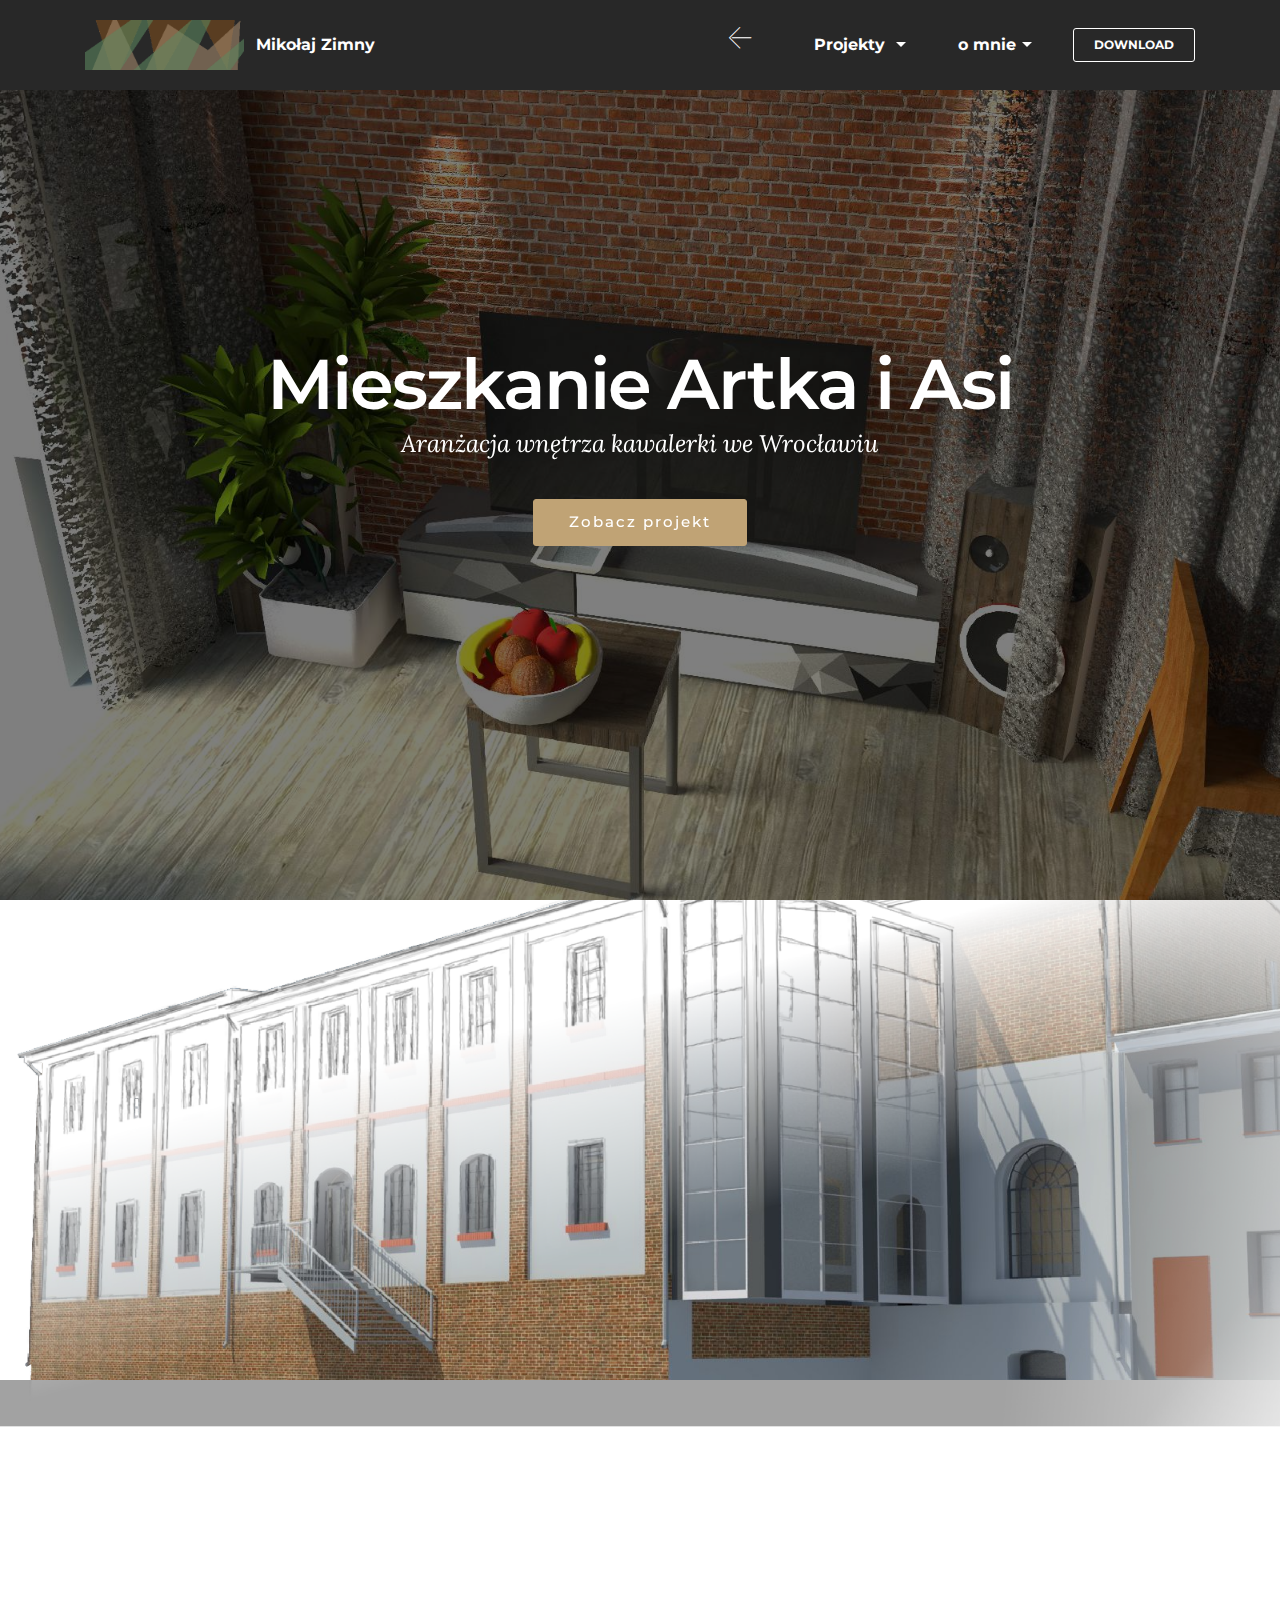
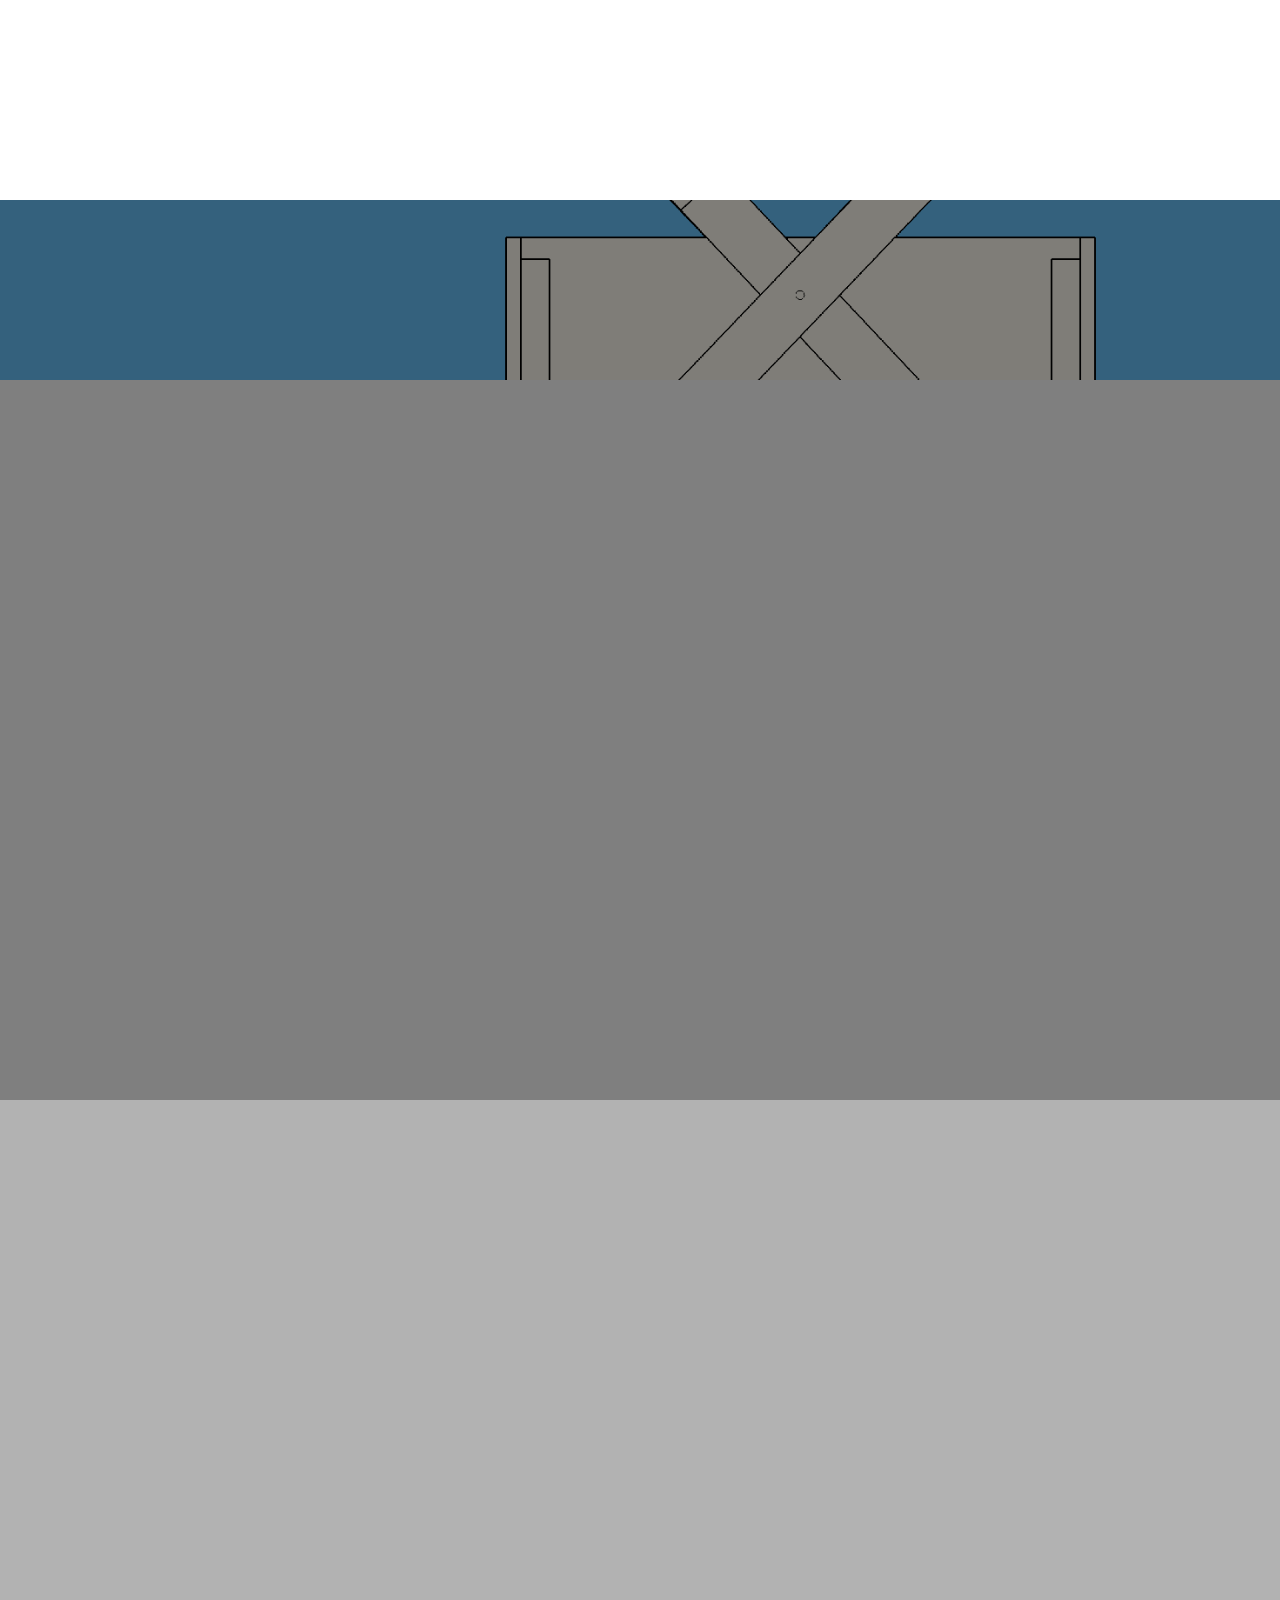
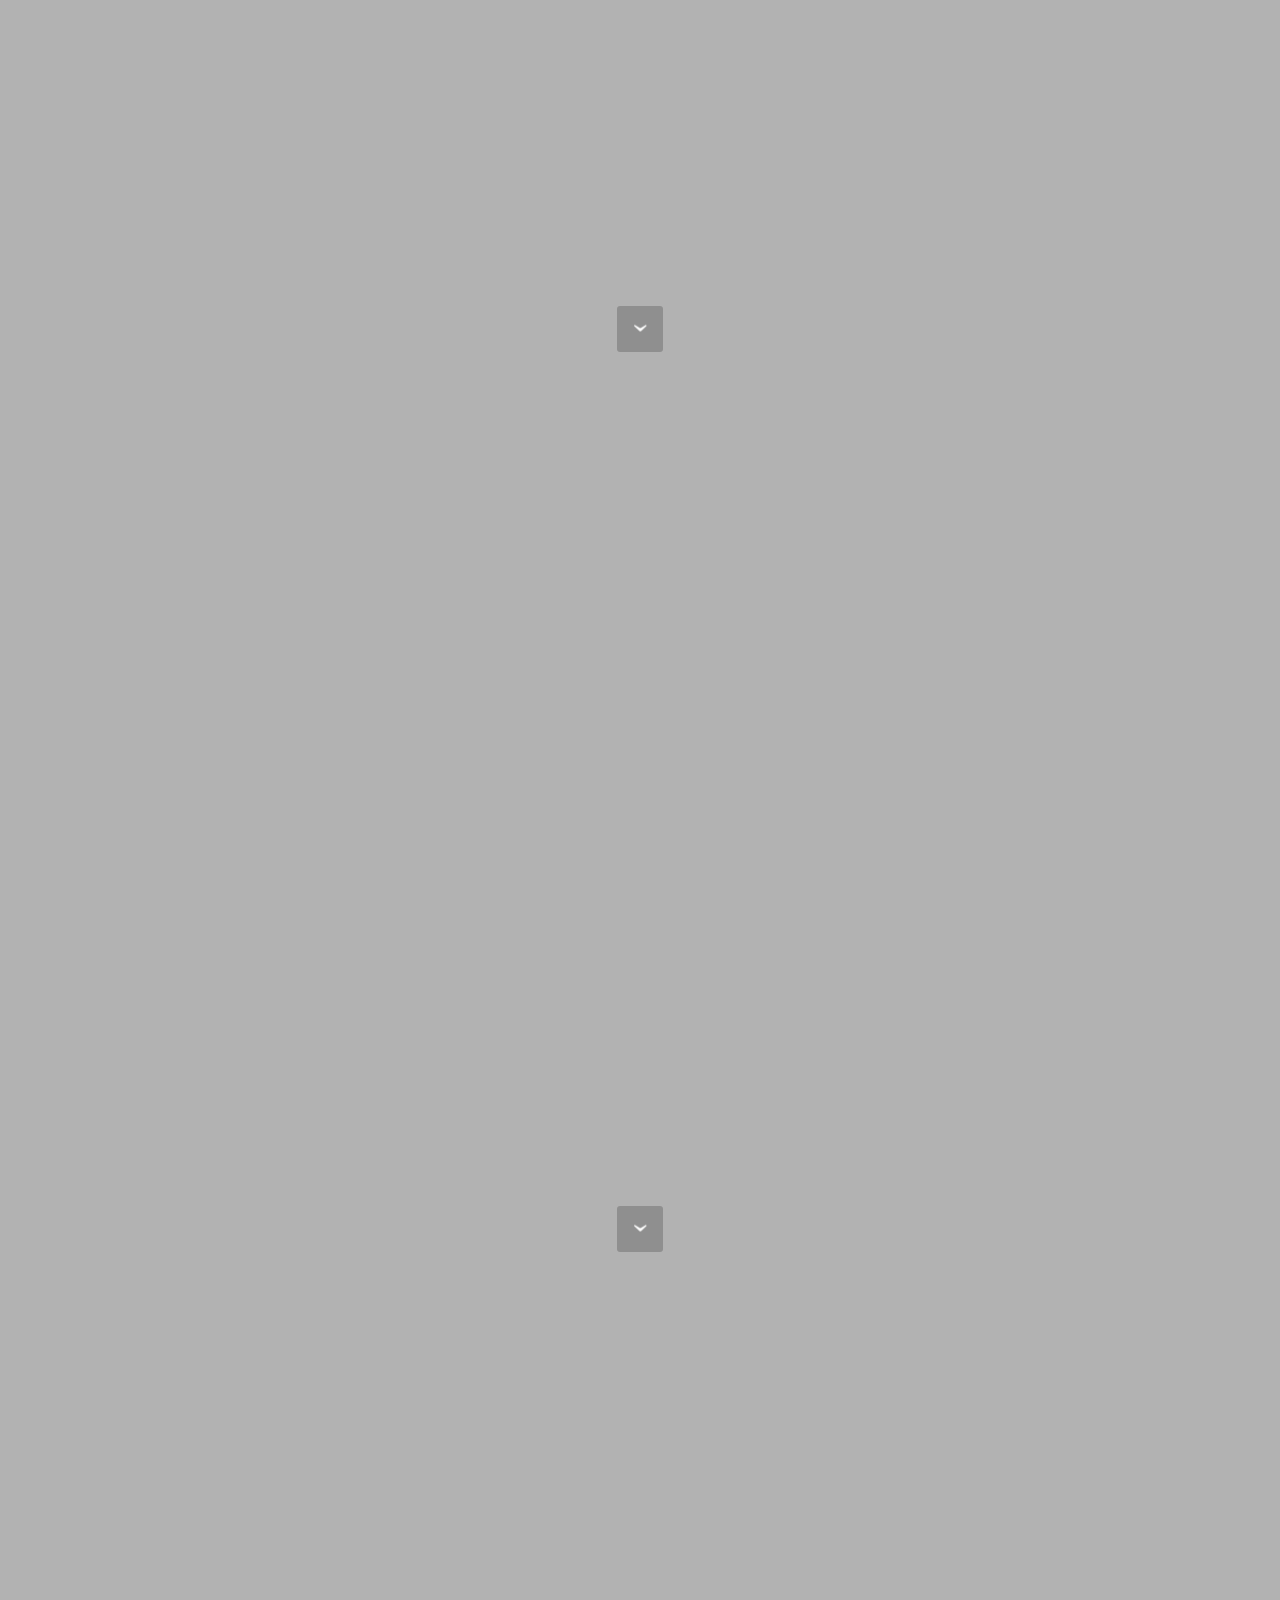
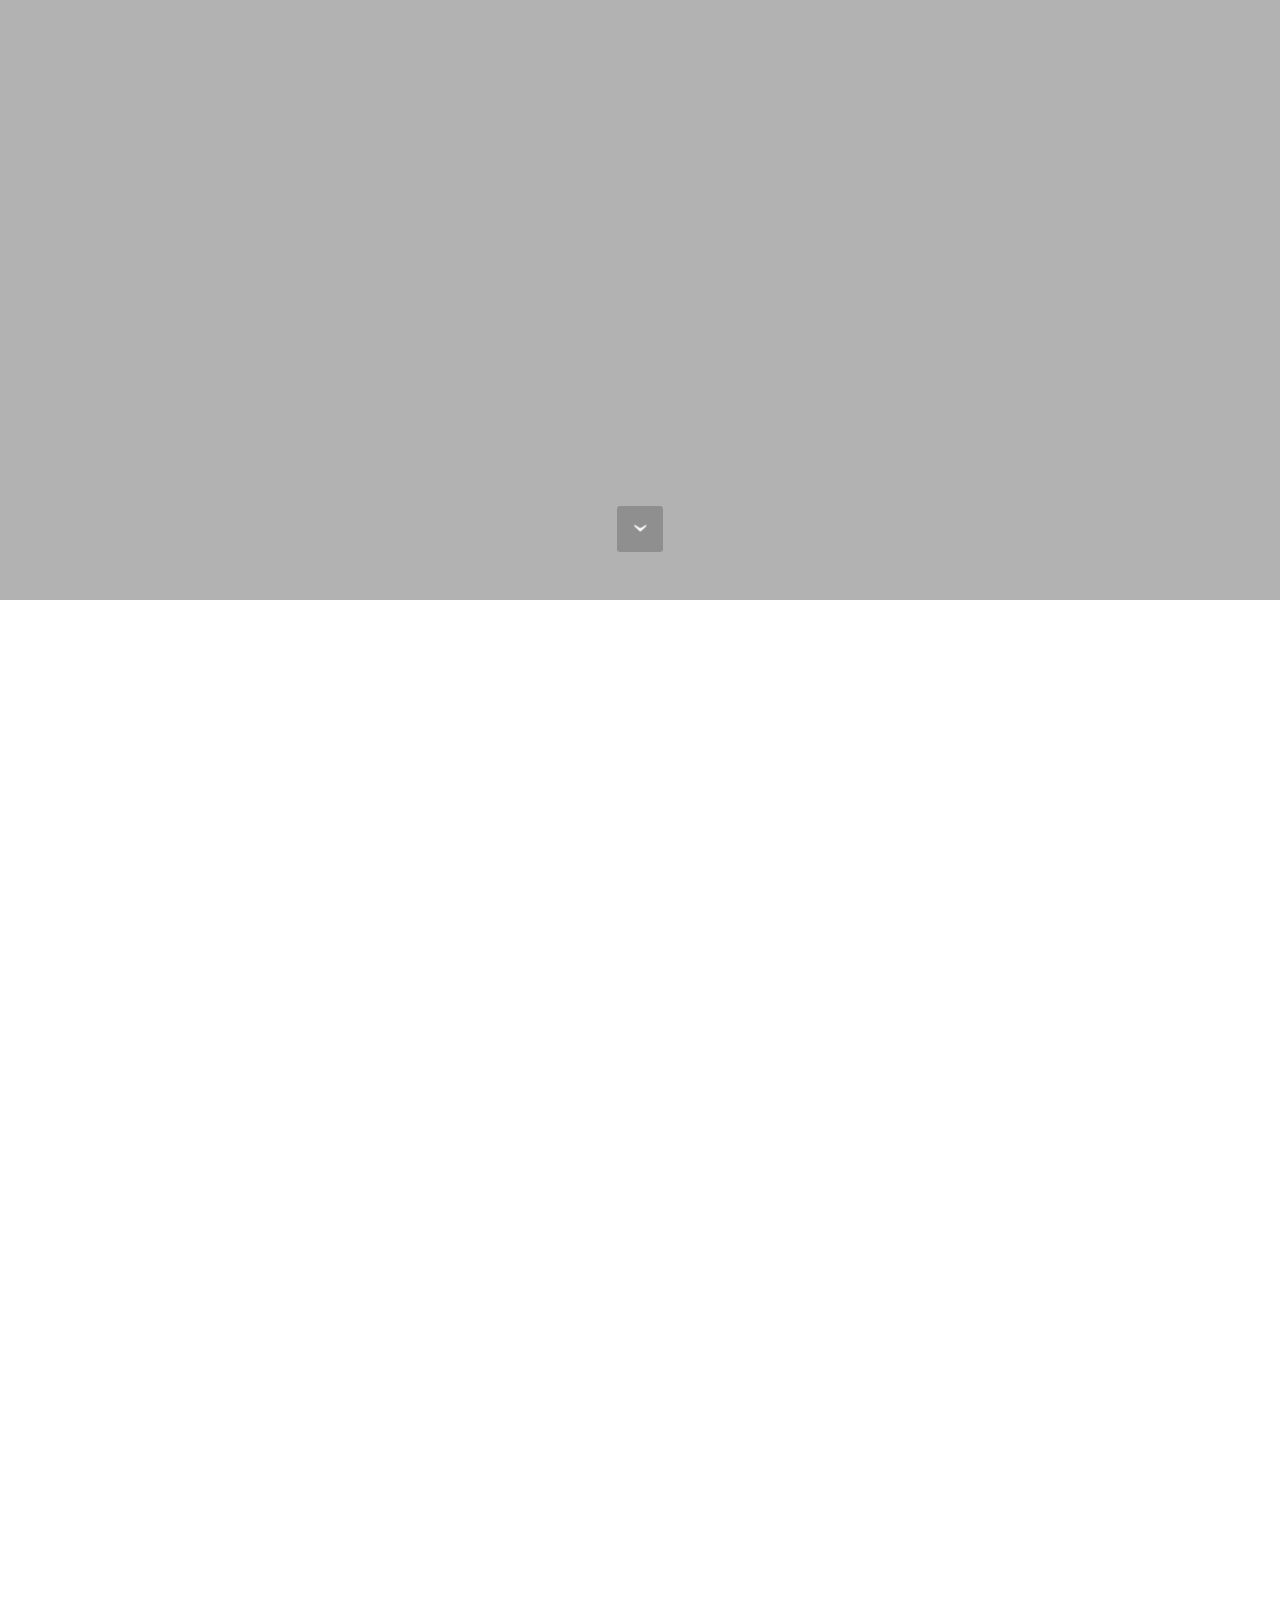
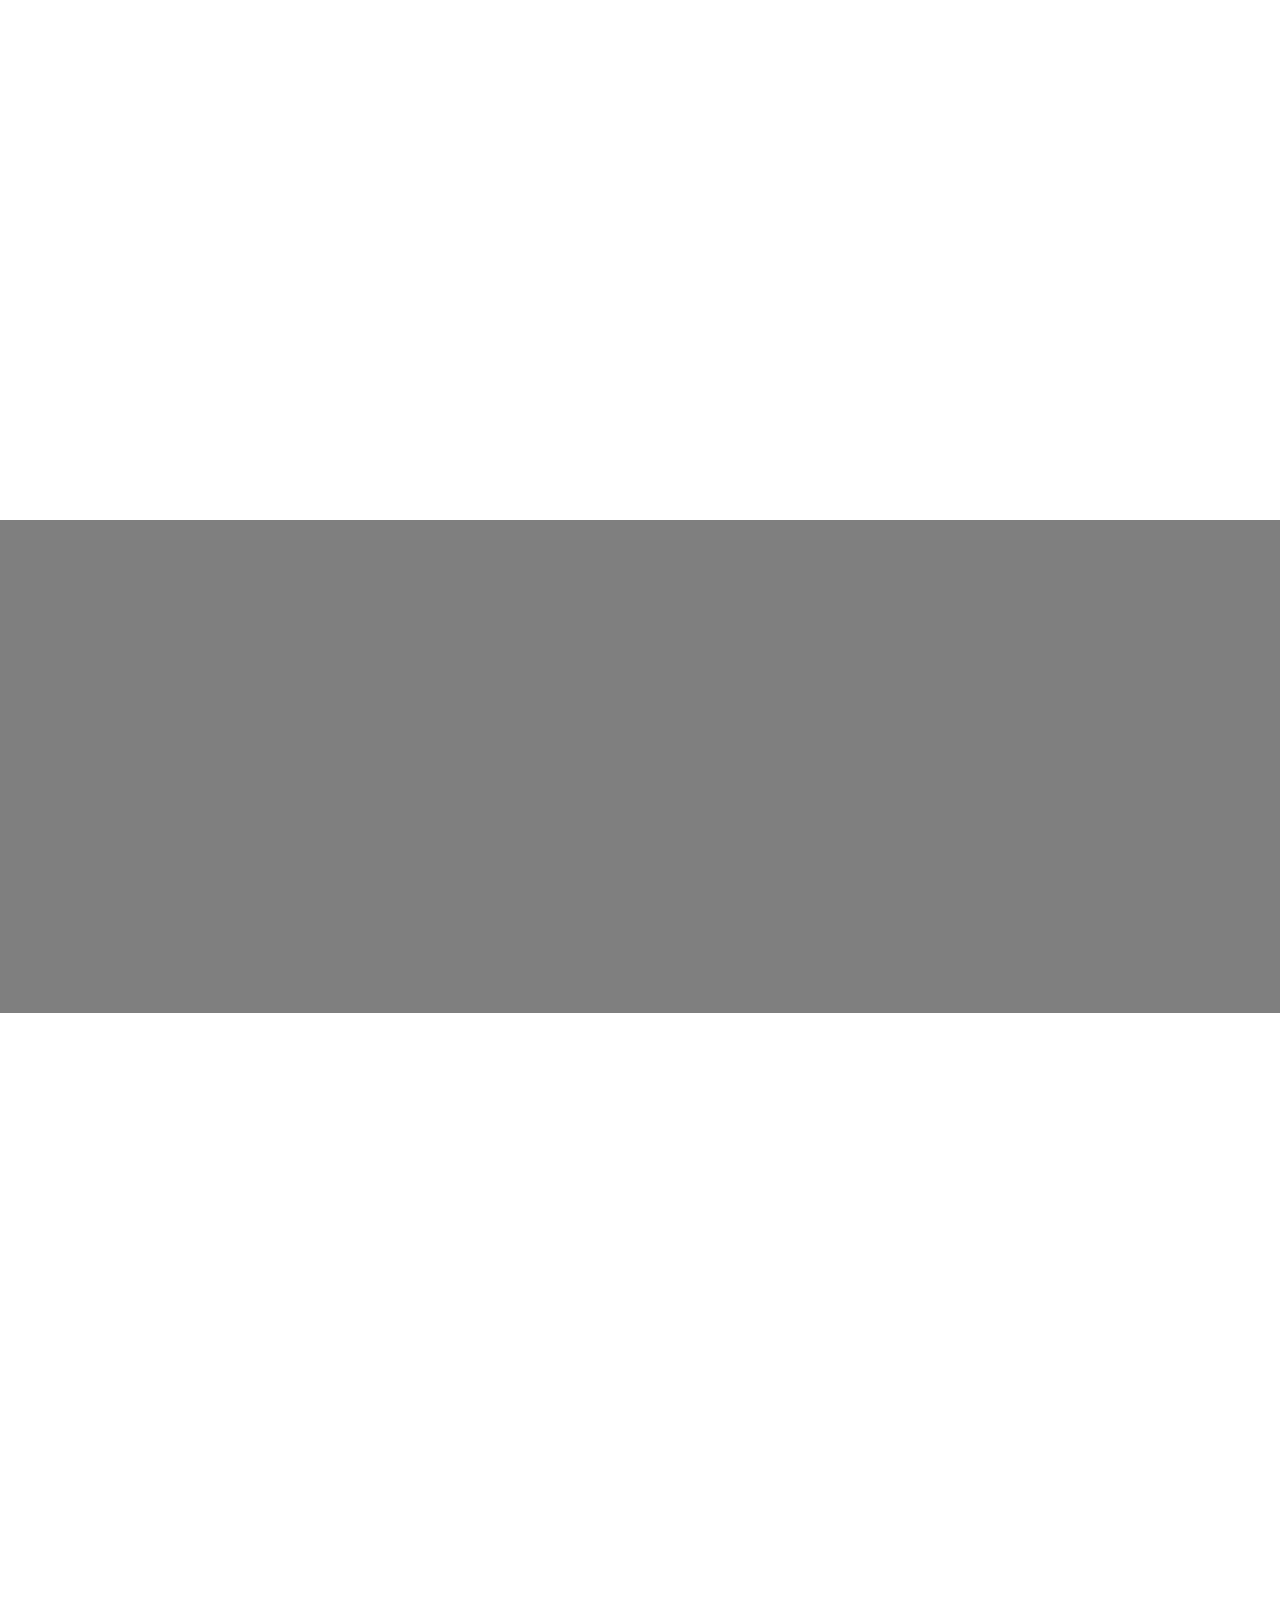
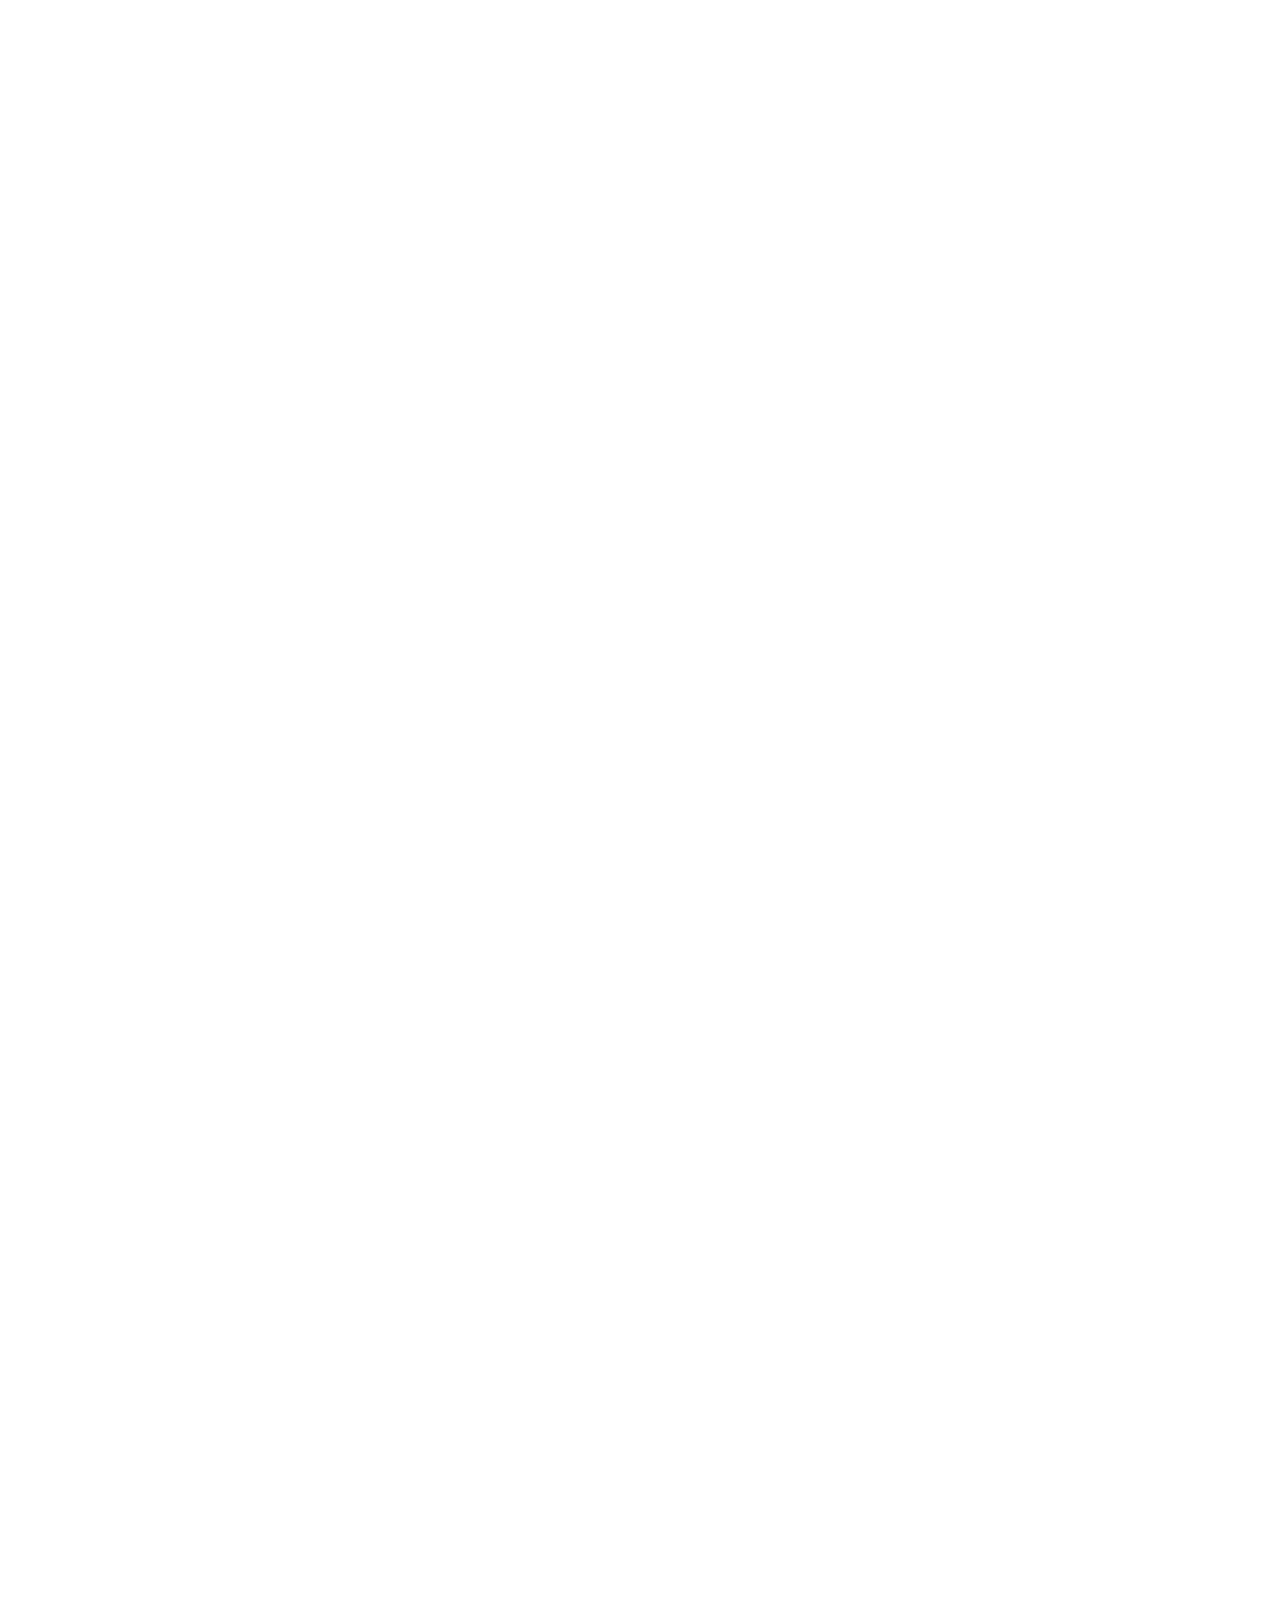
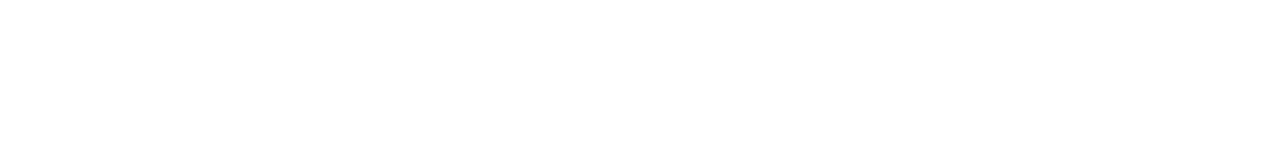
<file: index.html>
<!DOCTYPE html>
<html>
<head>
  <!-- Site made with Mobirise Website Builder v3.12.1, https://mobirise.com -->
  <meta charset="UTF-8">
  <meta http-equiv="X-UA-Compatible" content="IE=edge">
  <meta name="generator" content="Mobirise v3.12.1, mobirise.com">
  <meta name="viewport" content="width=device-width, initial-scale=1">
  <link rel="shortcut icon" href="assets/images/ele-2-406x128.png" type="image/x-icon">
  <meta name="description" content="">
  
  <link rel="stylesheet" href="https://fonts.googleapis.com/css?family=Lora:400,700,400italic,700italic&amp;subset=latin">
  <link rel="stylesheet" href="https://fonts.googleapis.com/css?family=Montserrat:400,700">
  <link rel="stylesheet" href="https://fonts.googleapis.com/css?family=Raleway:100,100i,200,200i,300,300i,400,400i,500,500i,600,600i,700,700i,800,800i,900,900i">
  <link rel="stylesheet" href="assets/bootstrap-material-design-font/css/material.css">
  <link rel="stylesheet" href="assets/web/assets/mobirise-icons/mobirise-icons.css">
  <link rel="stylesheet" href="assets/tether/tether.min.css">
  <link rel="stylesheet" href="assets/bootstrap/css/bootstrap.min.css">
  <link rel="stylesheet" href="assets/dropdown/css/style.css">
  <link rel="stylesheet" href="assets/animate.css/animate.min.css">
  <link rel="stylesheet" href="assets/theme/css/style.css">
  <link rel="stylesheet" href="assets/mobirise/css/mbr-additional.css" type="text/css">
  
  
  
</head>
<body>
<section id="menu-b">

    <nav class="navbar navbar-dropdown navbar-fixed-top">
        <div class="container">

            <div class="mbr-table">
                <div class="mbr-table-cell">

                    <div class="navbar-brand">
                        <a href="https://mobirise.com" class="navbar-logo"><img src="assets/images/ele-2-406x128.png" alt="Mobirise"></a>
                        <a class="navbar-caption" href="index.html">Mikołaj Zimny<br></a>
                    </div>

                </div>
                <div class="mbr-table-cell">

                    <button class="navbar-toggler pull-xs-right hidden-md-up" type="button" data-toggle="collapse" data-target="#exCollapsingNavbar">
                        <div class="hamburger-icon"></div>
                    </button>

                    <ul class="nav-dropdown collapse pull-xs-right nav navbar-nav navbar-toggleable-sm" id="exCollapsingNavbar"><li class="nav-item"><a class="nav-link link" href="index.html"><span class="mbri-left mbr-iconfont mbr-iconfont-btn" style="color: rgb(255, 255, 255);"></span></a></li><li class="nav-item dropdown open"><a class="nav-link link dropdown-toggle" data-toggle="dropdown-submenu" href="https://mobirise.com/" aria-expanded="true">Projekty&nbsp;</a><div class="dropdown-menu"><a class="dropdown-item" href="Artek.html">Artek</a><a class="dropdown-item" href="stolik.html">stolik 1</a><a class="dropdown-item" href="page3.html">stolik 2</a><div class="dropdown"><a class="dropdown-item dropdown-toggle" data-toggle="dropdown-submenu" href="https://mobirise.com/" aria-expanded="false">Trendy blocks</a><div class="dropdown-menu dropdown-submenu"><a class="dropdown-item" href="https://mobirise.com/">Image/content slider</a><a class="dropdown-item" href="https://mobirise.com/">Contact forms</a><a class="dropdown-item" href="https://mobirise.com/">Image gallery</a><a class="dropdown-item" href="https://mobirise.com/">Mobile menu</a><a class="dropdown-item" href="https://mobirise.com/">Google maps</a><a class="dropdown-item" href="https://mobirise.com/">Social buttons</a><a class="dropdown-item" href="https://mobirise.com/">Google fonts</a><a class="dropdown-item" href="https://mobirise.com/">Video background</a></div></div></div></li><li class="nav-item dropdown"><a class="nav-link link dropdown-toggle" data-toggle="dropdown-submenu" href="https://mobirise.com/" aria-expanded="false">o mnie</a><div class="dropdown-menu"><a class="dropdown-item" href="http://forums.mobirise.com/">Forum</a><a class="dropdown-item" href="https://mobirise.com/">Tutorials</a><a class="dropdown-item" href="https://mobirise.com/">Contact us</a></div></li><li class="nav-item nav-btn"><a class="nav-link btn btn-white btn-white-outline" href="https://mobirise.com/">DOWNLOAD</a></li></ul>
                    <button hidden="" class="navbar-toggler navbar-close" type="button" data-toggle="collapse" data-target="#exCollapsingNavbar">
                        <div class="close-icon"></div>
                    </button>

                </div>
            </div>

        </div>
    </nav>

</section>

<section class="engine"><a rel="external" href="https://mobirise.com">mobirise.com</a></section><section class="mbr-section mbr-section-hero mbr-section-full mbr-parallax-background mbr-after-navbar" id="header1-o" style="background-image: url(assets/images/duza-1-2000x1125.jpg);">

    <div class="mbr-overlay" style="opacity: 0.5; background-color: rgb(0, 0, 0);"></div>

    <div class="mbr-table-cell">

        <div class="container">
            <div class="row">
                <div class="mbr-section col-md-10 col-md-offset-1 text-xs-center">

                    <h1 class="mbr-section-title display-1">Mieszkanie Artka i Asi</h1>
                    <p class="mbr-section-lead lead">Aranżacja wnętrza kawalerki we Wrocławiu</p>
                    <div class="mbr-section-btn"><a class="btn btn-lg btn-primary" href="Artek.html">Zobacz projekt</a> </div>
                </div>
            </div>
        </div>
    </div>

    

</section>

<section class="mbr-section mbr-section-hero mbr-section-full mbr-parallax-background" id="header1-w" style="background-image: url(assets/images/tytulowa-2000x1187.png);">

    

    <div class="mbr-table-cell">

        <div class="container">
            <div class="row">
                <div class="mbr-section col-md-10 col-md-offset-1 text-xs-center">

                    <h1 class="mbr-section-title display-1">FULL SCREEN INTRO</h1>
                    <p class="mbr-section-lead lead">Click any text to edit or style it. Click blue "Gear" icon in the top right corner to hide/show buttons, text, title and change the block background. <br> Click red "+" in the bottom right corner to add a new block. Use the top left menu to create new pages, sites and add extensions.</p>
                    <div class="mbr-section-btn"><a class="btn btn-lg btn-primary" href="https://mobirise.com">DOWNLOAD FOR WINDOWS</a> </div>
                </div>
            </div>
        </div>
    </div>

    

</section>

<section class="mbr-section mbr-section-hero mbr-section-full mbr-parallax-background" id="header1-a" style="background-image: url(assets/images/duzy-bok-2000x1035.png);">

    <div class="mbr-overlay" style="opacity: 0.5; background-color: rgb(0, 0, 0);"></div>

    <div class="mbr-table-cell">

        <div class="container">
            <div class="row">
                <div class="mbr-section col-md-10 col-md-offset-1 text-xs-center">

                    <h1 class="mbr-section-title display-1">Stolik</h1>
                    <p class="mbr-section-lead lead">Rozkładany stolik, który nie tylko sie rozkłada, ale też składa.</p>
                    <div class="mbr-section-btn"><a class="btn btn-lg btn-primary" href="page3.html">zobacz projekt</a>  </div>
                </div>
            </div>
        </div>
    </div>

    

</section>

<section class="mbr-section mbr-section-hero mbr-section-full header2 mbr-parallax-background" id="header2-1" style="background-image: url(assets/images/landscape.jpg);">

    <div class="mbr-overlay" style="opacity: 0.3; background-color: rgb(0, 0, 0);">
    </div>

    <div class="mbr-table mbr-table-full">
        <div class="mbr-table-cell">

            <div class="container">
                <div class="mbr-section row">
                    <div class="mbr-table-md-up">
                        
                        
                        

                        <div class="mbr-table-cell col-md-5 content-size text-xs-center text-md-right">

                            <h3 class="mbr-section-title display-2">Artek</h3>

                            <div class="mbr-section-text">
                                <p>Full screen intro with parallax image background and color overlay and a picture on right.</p>
                            </div>

                            <div class="mbr-section-btn"><a class="btn btn-primary" href="Artek.html"><span class="mbri-right mbr-iconfont mbr-iconfont-btn"></span></a></div>

                        </div>
                        <div class="mbr-table-cell mbr-valign-top mbr-left-padding-md-up col-md-7 image-size" style="width: 70%;">
                            <div class="mbr-figure"><img src="assets/images/duza-1-1400x787.jpg"></div>
                        </div>

                    </div>
                </div>
            </div>

        </div>
    </div>

    <div class="mbr-arrow mbr-arrow-floating hidden-sm-down" aria-hidden="true"><a href="#header2-0"><i class="mbr-arrow-icon"></i></a></div>

</section>

<section class="mbr-section mbr-section-hero mbr-section-full header2 mbr-parallax-background" id="header2-0" style="background-image: url(assets/images/duzy-druciany-2000x1035.png);">

    <div class="mbr-overlay" style="opacity: 0.3; background-color: rgb(0, 0, 0);">
    </div>

    <div class="mbr-table mbr-table-full">
        <div class="mbr-table-cell">

            <div class="container">
                <div class="mbr-section row">
                    <div class="mbr-table-md-up">
                        
                        
                        

                        <div class="mbr-table-cell col-md-5 content-size text-xs-center text-md-right">

                            <h3 class="mbr-section-title display-2"><p>Stolik</p><p><span style="font-size: 3rem; line-height: 1.1;">w trakcie</span></p></h3>

                            <div class="mbr-section-text">
                                <p>PNG i przezroczytość, wow, wow.</p>
                            </div>

                            <div class="mbr-section-btn"><a class="btn btn-primary" href="stolik.html">MORE</a></div>

                        </div>
                        <div class="mbr-table-cell mbr-valign-top mbr-left-padding-md-up col-md-7 image-size" style="width: 70%;">
                            <div class="mbr-figure"><img src="assets/images/wizka-b-1400x1050.png"></div>
                        </div>

                    </div>
                </div>
            </div>

        </div>
    </div>

    <div class="mbr-arrow mbr-arrow-floating hidden-sm-down" aria-hidden="true"><a href="#header2-x"><i class="mbr-arrow-icon"></i></a></div>

</section>

<section class="mbr-section mbr-section-hero mbr-section-full header2 mbr-parallax-background" id="header2-x" style="background-image: url(assets/images/landscape.jpg);">

    <div class="mbr-overlay" style="opacity: 0.3; background-color: rgb(0, 0, 0);">
    </div>

    <div class="mbr-table mbr-table-full">
        <div class="mbr-table-cell">

            <div class="container">
                <div class="mbr-section row">
                    <div class="mbr-table-md-up">
                        
                        
                        

                        <div class="mbr-table-cell col-md-5 content-size text-xs-center text-md-right">

                            <h3 class="mbr-section-title display-2">INTRO WITH IMAGE</h3>

                            <div class="mbr-section-text">
                                <p>Full screen intro with parallax image background and color overlay and a picture on right.</p>
                            </div>

                            <div class="mbr-section-btn"><a class="btn btn-primary" href="https://mobirise.com">MORE</a></div>

                        </div>
                        <div class="mbr-table-cell mbr-valign-top mbr-left-padding-md-up col-md-7 image-size" style="width: 50%;">
                            <div class="mbr-figure"><img src="assets/images/coworkers.jpg"></div>
                        </div>

                    </div>
                </div>
            </div>

        </div>
    </div>

    <div class="mbr-arrow mbr-arrow-floating hidden-sm-down" aria-hidden="true"><a href="#msg-box5-q"><i class="mbr-arrow-icon"></i></a></div>

</section>

<section class="mbr-section" id="msg-box5-q" style="background-color: rgb(255, 255, 255); padding-top: 80px; padding-bottom: 80px;">

    
    <div class="container">
        <div class="row">
            <div class="mbr-table-md-up">

              <div class="mbr-table-cell mbr-right-padding-md-up mbr-valign-top col-md-7 image-size" style="width: 50%;">
                  <div class="mbr-figure"><img src="assets/images/wizka-b-1400x1050.png"></div>
              </div>

              


              <div class="mbr-table-cell col-md-5 text-xs-center text-md-left content-size">
                  <h3 class="mbr-section-title display-2">SOLID COLOR INTRO WITH IMAGE</h3>
                  <div class="lead">

                    <p>Solid color intro with an image on the right side. Also this block has no paddings.</p>

                  </div>

                  <div><a class="btn btn-primary" href="https://mobirise.com">MORE</a></div>
              </div>


              

            </div>
        </div>
    </div>

</section>

<section class="mbr-section" id="msg-box5-y" style="background-color: rgb(255, 255, 255); padding-top: 80px; padding-bottom: 80px;">

    
    <div class="container">
        <div class="row">
            <div class="mbr-table-md-up">

              <div class="mbr-table-cell mbr-right-padding-md-up mbr-valign-top col-md-7 image-size" style="width: 50%;">
                  <div class="mbr-figure"><img src="assets/images/desktop.jpg"></div>
              </div>

              


              <div class="mbr-table-cell col-md-5 text-xs-center text-md-left content-size">
                  <h3 class="mbr-section-title display-2">SOLID COLOR INTRO WITH IMAGE</h3>
                  <div class="lead">

                    <p>Solid color intro with an image on the right side. Also this block has no paddings.</p>

                  </div>

                  <div><a class="btn btn-primary" href="https://mobirise.com">MORE</a></div>
              </div>


              

            </div>
        </div>
    </div>

</section>

<section class="mbr-section" id="msg-box5-10" style="background-color: rgb(255, 255, 255); padding-top: 80px; padding-bottom: 80px;">

    
    <div class="container">
        <div class="row">
            <div class="mbr-table-md-up">

              <div class="mbr-table-cell mbr-right-padding-md-up mbr-valign-top col-md-7 image-size" style="width: 50%;">
                  <div class="mbr-figure"><img src="assets/images/desktop.jpg"></div>
              </div>

              


              <div class="mbr-table-cell col-md-5 text-xs-center text-md-left content-size">
                  <h3 class="mbr-section-title display-2">SOLID COLOR INTRO WITH IMAGE</h3>
                  <div class="lead">

                    <p>Solid color intro with an image on the right side. Also this block has no paddings.</p>

                  </div>

                  <div><a class="btn btn-primary" href="https://mobirise.com">MORE</a></div>
              </div>


              

            </div>
        </div>
    </div>

</section>

<section class="mbr-section mbr-parallax-background" id="msg-box5-z" style="background-image: url(assets/images/17237001-1426626334034848-1429716903-o-2000x1413.jpg); padding-top: 80px; padding-bottom: 80px;">

    <div class="mbr-overlay" style="opacity: 0.5; background-color: rgb(0, 0, 0);">
    </div>
    <div class="container">
        <div class="row">
            <div class="mbr-table-md-up">

              <div class="mbr-table-cell mbr-right-padding-md-up mbr-valign-top col-md-7 image-size" style="width: 50%;">
                  <div class="mbr-figure"><img src="assets/images/desktop.jpg"></div>
              </div>

              


              <div class="mbr-table-cell col-md-5 text-xs-center text-md-left content-size">
                  <h3 class="mbr-section-title display-2">SOLID COLOR INTRO WITH IMAGE</h3>
                  <div class="lead">

                    <p>Solid color intro with an image on the right side. Also this block has no paddings.</p>

                  </div>

                  <div><a class="btn btn-primary" href="https://mobirise.com">MORE</a></div>
              </div>


              

            </div>
        </div>
    </div>

</section>

<section class="mbr-section" id="msg-box5-11" style="background-color: rgb(255, 255, 255); padding-top: 80px; padding-bottom: 80px;">

    
    <div class="container">
        <div class="row">
            <div class="mbr-table-md-up">

              <div class="mbr-table-cell mbr-right-padding-md-up mbr-valign-top col-md-7 image-size" style="width: 50%;">
                  <div class="mbr-figure"><img src="assets/images/desktop.jpg"></div>
              </div>

              


              <div class="mbr-table-cell col-md-5 text-xs-center text-md-left content-size">
                  <h3 class="mbr-section-title display-2">SOLID COLOR INTRO WITH IMAGE</h3>
                  <div class="lead">

                    <p>Solid color intro with an image on the right side. Also this block has no paddings.</p>

                  </div>

                  <div><a class="btn btn-info" href="https://mobirise.com">MORE</a></div>
              </div>


              

            </div>
        </div>
    </div>

</section>

<section class="mbr-section mbr-parallax-background" id="msg-box5-r" style="background-image: url(assets/images/texturescom-plywoodnew0038-m-2000x1103.jpg); padding-top: 80px; padding-bottom: 80px;">

    
    <div class="container">
        <div class="row">
            <div class="mbr-table-md-up">

              <div class="mbr-table-cell mbr-right-padding-md-up mbr-valign-top col-md-7 image-size" style="width: 50%;">
                  <div class="mbr-figure"><img src="assets/images/schemat-1400x724.png"></div>
              </div>

              


              <div class="mbr-table-cell col-md-5 text-xs-center text-md-left content-size">
                  <h3 class="mbr-section-title display-2">SOLID COLOR INTRO WITH IMAGE</h3>
                  <div class="lead">

                    <p>Solid color intro with an image on the right side. Also this block has no paddings.</p>

                  </div>

                  <div><a class="btn btn-primary" href="https://mobirise.com"><span class="mbri-right mbr-iconfont mbr-iconfont-btn"></span></a></div>
              </div>


              

            </div>
        </div>
    </div>

</section>

<section class="mbr-cards mbr-section mbr-section-nopadding" id="features3-16" style="background-color: rgb(255, 255, 255);">

    

    <div class="mbr-cards-row row">
        <div class="mbr-cards-col col-xs-12 col-lg-3" style="padding-top: 40px; padding-bottom: 0px;">
            <div class="container">
              <div class="card cart-block">
                  <div class="card-img"><img src="assets/images/table.jpg" class="card-img-top"></div>
                  <div class="card-block">
                    
                    <h5 class="card-subtitle">Bootstrap 4 has been noted</h5>
                    
                    
                    </div>
                </div>
            </div>
        </div>
        <div class="mbr-cards-col col-xs-12 col-lg-3" style="padding-top: 40px; padding-bottom: 0px;">
            <div class="container">
                <div class="card cart-block">
                    <div class="card-img"><img src="assets/images/desktop.jpg" class="card-img-top"></div>
                    <div class="card-block">
                        
                        <h5 class="card-subtitle">One of Bootstrap 4's big points</h5>
                        
                        
                    </div>
                </div>
            </div>
        </div>
        <div class="mbr-cards-col col-xs-12 col-lg-3" style="padding-top: 40px; padding-bottom: 0px;">
            <div class="container">
                <div class="card cart-block">
                    <div class="card-img"><img src="assets/images/coworkers.jpg" class="card-img-top"></div>
                    <div class="card-block">
                        
                        <h5 class="card-subtitle">Google has a highly exhaustive list of fonts</h5>
                        
                        
                    </div>
                </div>
            </div>
        </div>
        <div class="mbr-cards-col col-xs-12 col-lg-3" style="padding-top: 40px; padding-bottom: 0px;">
            <div class="container">
                <div class="card cart-block">
                    <div class="card-img"><img src="assets/images/code-man.jpg" class="card-img-top"></div>
                    <div class="card-block">
                        
                        <h5 class="card-subtitle">Mobirise gives you the freedom to develop</h5>
                        
                        
                    </div>
                </div>
            </div>
        </div>
        
        
    </div>
</section>

<section class="mbr-cards mbr-section mbr-section-nopadding" id="features3-17" style="background-color: rgb(255, 255, 255);">

    

    <div class="mbr-cards-row row">
        <div class="mbr-cards-col col-xs-12 col-lg-3" style="padding-top: 40px; padding-bottom: 0px;">
            <div class="container">
              <div class="card cart-block">
                  <div class="card-img"><img src="assets/images/table.jpg" class="card-img-top"></div>
                  <div class="card-block">
                    
                    <h5 class="card-subtitle">Bootstrap 4 has been noted</h5>
                    
                    
                    </div>
                </div>
            </div>
        </div>
        <div class="mbr-cards-col col-xs-12 col-lg-3" style="padding-top: 40px; padding-bottom: 0px;">
            <div class="container">
                <div class="card cart-block">
                    <div class="card-img"><img src="assets/images/desktop.jpg" class="card-img-top"></div>
                    <div class="card-block">
                        
                        <h5 class="card-subtitle">One of Bootstrap 4's big points</h5>
                        
                        
                    </div>
                </div>
            </div>
        </div>
        <div class="mbr-cards-col col-xs-12 col-lg-3" style="padding-top: 40px; padding-bottom: 0px;">
            <div class="container">
                <div class="card cart-block">
                    <div class="card-img"><img src="assets/images/coworkers.jpg" class="card-img-top"></div>
                    <div class="card-block">
                        
                        <h5 class="card-subtitle">Google has a highly exhaustive list of fonts</h5>
                        
                        
                    </div>
                </div>
            </div>
        </div>
        <div class="mbr-cards-col col-xs-12 col-lg-3" style="padding-top: 40px; padding-bottom: 0px;">
            <div class="container">
                <div class="card cart-block">
                    <div class="card-img"><img src="assets/images/code-man.jpg" class="card-img-top"></div>
                    <div class="card-block">
                        
                        <h5 class="card-subtitle">Mobirise gives you the freedom to develop</h5>
                        
                        
                    </div>
                </div>
            </div>
        </div>
        
        
    </div>
</section>

<section class="mbr-cards mbr-section mbr-section-nopadding" id="features3-18" style="background-color: rgb(255, 255, 255);">

    

    <div class="mbr-cards-row row">
        <div class="mbr-cards-col col-xs-12 col-lg-4" style="padding-top: 40px; padding-bottom: 0px;">
            <div class="container">
              <div class="card cart-block">
                  <div class="card-img"><img src="assets/images/table.jpg" class="card-img-top"></div>
                  <div class="card-block">
                    
                    <h5 class="card-subtitle">Bootstrap 4 has been noted</h5>
                    
                    
                    </div>
                </div>
            </div>
        </div>
        <div class="mbr-cards-col col-xs-12 col-lg-4" style="padding-top: 40px; padding-bottom: 0px;">
            <div class="container">
                <div class="card cart-block">
                    <div class="card-img"><img src="assets/images/desktop.jpg" class="card-img-top"></div>
                    <div class="card-block">
                        
                        <h5 class="card-subtitle">One of Bootstrap 4's big points</h5>
                        
                        
                    </div>
                </div>
            </div>
        </div>
        <div class="mbr-cards-col col-xs-12 col-lg-4" style="padding-top: 40px; padding-bottom: 0px;">
            <div class="container">
                <div class="card cart-block">
                    <div class="card-img"><img src="assets/images/coworkers.jpg" class="card-img-top"></div>
                    <div class="card-block">
                        
                        <h5 class="card-subtitle">Google has a highly exhaustive list of fonts</h5>
                        
                        
                    </div>
                </div>
            </div>
        </div>
        
        
        
    </div>
</section>

<section class="mbr-cards mbr-section mbr-section-nopadding" id="features3-19" style="background-color: rgb(255, 255, 255);">

    

    <div class="mbr-cards-row row">
        <div class="mbr-cards-col col-xs-12 col-lg-3" style="padding-top: 40px; padding-bottom: 40px;">
            <div class="container">
              <div class="card cart-block">
                  <div class="card-img"><img src="assets/images/table.jpg" class="card-img-top"></div>
                  <div class="card-block">
                    
                    <h5 class="card-subtitle">Bootstrap 4 has been noted</h5>
                    
                    
                    </div>
                </div>
            </div>
        </div>
        <div class="mbr-cards-col col-xs-12 col-lg-3" style="padding-top: 40px; padding-bottom: 40px;">
            <div class="container">
                <div class="card cart-block">
                    <div class="card-img"><img src="assets/images/desktop.jpg" class="card-img-top"></div>
                    <div class="card-block">
                        
                        <h5 class="card-subtitle">One of Bootstrap 4's big points</h5>
                        
                        
                    </div>
                </div>
            </div>
        </div>
        <div class="mbr-cards-col col-xs-12 col-lg-3" style="padding-top: 40px; padding-bottom: 40px;">
            <div class="container">
                <div class="card cart-block">
                    <div class="card-img"><img src="assets/images/coworkers.jpg" class="card-img-top"></div>
                    <div class="card-block">
                        
                        <h5 class="card-subtitle">Google has a highly exhaustive list of fonts</h5>
                        
                        
                    </div>
                </div>
            </div>
        </div>
        <div class="mbr-cards-col col-xs-12 col-lg-3" style="padding-top: 40px; padding-bottom: 40px;">
            <div class="container">
                <div class="card cart-block">
                    <div class="card-img"><img src="assets/images/code-man.jpg" class="card-img-top"></div>
                    <div class="card-block">
                        
                        <h5 class="card-subtitle">Mobirise gives you the freedom to develop</h5>
                        
                        
                    </div>
                </div>
            </div>
        </div>
        
        
    </div>
</section>


  <script src="assets/web/assets/jquery/jquery.min.js"></script>
  <script src="assets/tether/tether.min.js"></script>
  <script src="assets/bootstrap/js/bootstrap.min.js"></script>
  <script src="assets/smooth-scroll/smooth-scroll.js"></script>
  <script src="assets/dropdown/js/script.min.js"></script>
  <script src="assets/touch-swipe/jquery.touch-swipe.min.js"></script>
  <script src="assets/viewport-checker/jquery.viewportchecker.js"></script>
  <script src="assets/jarallax/jarallax.js"></script>
  <script src="assets/theme/js/script.js"></script>
  
  
  <input name="animation" type="hidden">
  </body>
</html>
</file>
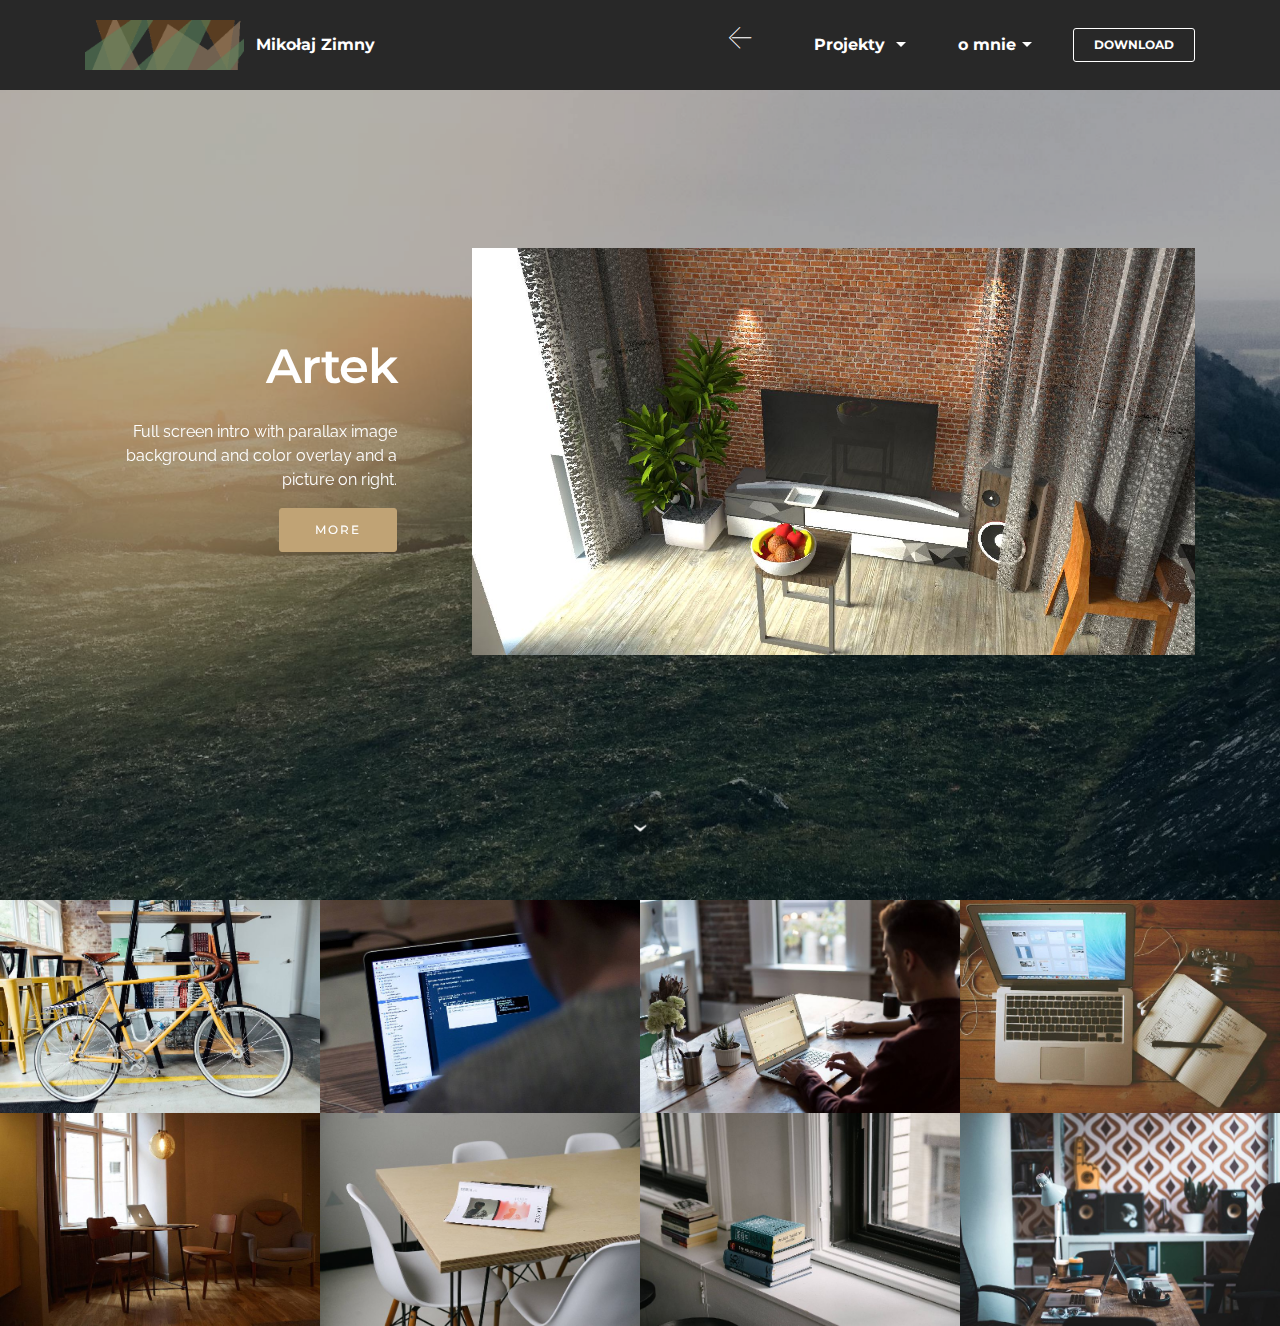
<file: Artek.html>
<!DOCTYPE html>
<html>
<head>
  <!-- Site made with Mobirise Website Builder v3.12.1, https://mobirise.com -->
  <meta charset="UTF-8">
  <meta http-equiv="X-UA-Compatible" content="IE=edge">
  <meta name="generator" content="Mobirise v3.12.1, mobirise.com">
  <meta name="viewport" content="width=device-width, initial-scale=1">
  <link rel="shortcut icon" href="assets/images/ele-2-406x128.png" type="image/x-icon">
  <meta name="description" content="Website Creator Description">
  <title>Website Creator Title</title>
  <link rel="stylesheet" href="https://fonts.googleapis.com/css?family=Lora:400,700,400italic,700italic&amp;subset=latin">
  <link rel="stylesheet" href="https://fonts.googleapis.com/css?family=Montserrat:400,700">
  <link rel="stylesheet" href="https://fonts.googleapis.com/css?family=Raleway:100,100i,200,200i,300,300i,400,400i,500,500i,600,600i,700,700i,800,800i,900,900i">
  <link rel="stylesheet" href="assets/bootstrap-material-design-font/css/material.css">
  <link rel="stylesheet" href="assets/et-line-font-plugin/style.css">
  <link rel="stylesheet" href="assets/web/assets/mobirise-icons/mobirise-icons.css">
  <link rel="stylesheet" href="assets/tether/tether.min.css">
  <link rel="stylesheet" href="assets/bootstrap/css/bootstrap.min.css">
  <link rel="stylesheet" href="assets/dropdown/css/style.css">
  <link rel="stylesheet" href="assets/animate.css/animate.min.css">
  <link rel="stylesheet" href="assets/theme/css/style.css">
  <link rel="stylesheet" href="assets/mobirise-gallery/style.css">
  <link rel="stylesheet" href="assets/mobirise/css/mbr-additional.css" type="text/css">
  
  
  
</head>
<body>
<section id="menu-b">

    <nav class="navbar navbar-dropdown navbar-fixed-top">
        <div class="container">

            <div class="mbr-table">
                <div class="mbr-table-cell">

                    <div class="navbar-brand">
                        <a href="https://mobirise.com" class="navbar-logo"><img src="assets/images/ele-2-406x128.png" alt="Mobirise"></a>
                        <a class="navbar-caption" href="index.html">Mikołaj Zimny<br></a>
                    </div>

                </div>
                <div class="mbr-table-cell">

                    <button class="navbar-toggler pull-xs-right hidden-md-up" type="button" data-toggle="collapse" data-target="#exCollapsingNavbar">
                        <div class="hamburger-icon"></div>
                    </button>

                    <ul class="nav-dropdown collapse pull-xs-right nav navbar-nav navbar-toggleable-sm" id="exCollapsingNavbar"><li class="nav-item"><a class="nav-link link" href="index.html"><span class="mbri-left mbr-iconfont mbr-iconfont-btn" style="color: rgb(255, 255, 255);"></span></a></li><li class="nav-item dropdown open"><a class="nav-link link dropdown-toggle" data-toggle="dropdown-submenu" href="https://mobirise.com/" aria-expanded="true">Projekty&nbsp;</a><div class="dropdown-menu"><a class="dropdown-item" href="Artek.html">Artek</a><a class="dropdown-item" href="stolik.html">stolik 1</a><a class="dropdown-item" href="page3.html">stolik 2</a><div class="dropdown"><a class="dropdown-item dropdown-toggle" data-toggle="dropdown-submenu" href="https://mobirise.com/" aria-expanded="false">Trendy blocks</a><div class="dropdown-menu dropdown-submenu"><a class="dropdown-item" href="https://mobirise.com/">Image/content slider</a><a class="dropdown-item" href="https://mobirise.com/">Contact forms</a><a class="dropdown-item" href="https://mobirise.com/">Image gallery</a><a class="dropdown-item" href="https://mobirise.com/">Mobile menu</a><a class="dropdown-item" href="https://mobirise.com/">Google maps</a><a class="dropdown-item" href="https://mobirise.com/">Social buttons</a><a class="dropdown-item" href="https://mobirise.com/">Google fonts</a><a class="dropdown-item" href="https://mobirise.com/">Video background</a></div></div></div></li><li class="nav-item dropdown"><a class="nav-link link dropdown-toggle" data-toggle="dropdown-submenu" href="https://mobirise.com/" aria-expanded="false">o mnie</a><div class="dropdown-menu"><a class="dropdown-item" href="http://forums.mobirise.com/">Forum</a><a class="dropdown-item" href="https://mobirise.com/">Tutorials</a><a class="dropdown-item" href="https://mobirise.com/">Contact us</a></div></li><li class="nav-item nav-btn"><a class="nav-link btn btn-white btn-white-outline" href="https://mobirise.com/">DOWNLOAD</a></li></ul>
                    <button hidden="" class="navbar-toggler navbar-close" type="button" data-toggle="collapse" data-target="#exCollapsingNavbar">
                        <div class="close-icon"></div>
                    </button>

                </div>
            </div>

        </div>
    </nav>

</section>

<section class="engine"><a rel="external" href="https://mobirise.com">mobirise.com</a></section><section class="mbr-section mbr-section-hero mbr-section-full header2 mbr-parallax-background mbr-after-navbar" id="header2-2" style="background-image: url(assets/images/landscape.jpg);">

    <div class="mbr-overlay" style="opacity: 0.3; background-color: rgb(0, 0, 0);">
    </div>

    <div class="mbr-table mbr-table-full">
        <div class="mbr-table-cell">

            <div class="container">
                <div class="mbr-section row">
                    <div class="mbr-table-md-up">
                        
                        
                        

                        <div class="mbr-table-cell col-md-5 content-size text-xs-center text-md-right">

                            <h3 class="mbr-section-title display-2">Artek</h3>

                            <div class="mbr-section-text">
                                <p>Full screen intro with parallax image background and color overlay and a picture on right.</p>
                            </div>

                            <div class="mbr-section-btn"><a class="btn btn-primary" href="https://mobirise.com">MORE</a></div>

                        </div>
                        <div class="mbr-table-cell mbr-valign-top mbr-left-padding-md-up col-md-7 image-size" style="width: 70%;">
                            <div class="mbr-figure"><img src="assets/images/duza-1-1400x787.jpg"></div>
                        </div>

                    </div>
                </div>
            </div>

        </div>
    </div>

    <div class="mbr-arrow mbr-arrow-floating hidden-sm-down" aria-hidden="true"><a href="#gallery1-3"><i class="mbr-arrow-icon"></i></a></div>

</section>

<section class="mbr-gallery mbr-section mbr-section-nopadding mbr-slider-carousel" id="gallery1-3" data-filter="false" style="background-color: rgb(255, 255, 255); padding-top: 0rem; padding-bottom: 0rem;">
    <!-- Filter -->
    

    <!-- Gallery -->
    <div class="mbr-gallery-row">
        <div class=" mbr-gallery-layout-default">
            <div>
                <div>
                    <div class="mbr-gallery-item mbr-gallery-item__mobirise3 mbr-gallery-item--p0" data-tags="Awesome" data-video-url="false">
                        <div href="#lb-gallery1-3" data-slide-to="0" data-toggle="modal">
                            
                            

                            <img alt="" src="assets/images/bike-small.jpg">
                            
                            <span class="icon-focus"></span>
                            
                        </div>
                    </div><div class="mbr-gallery-item mbr-gallery-item__mobirise3 mbr-gallery-item--p0" data-tags="Responsive" data-video-url="false">
                        <div href="#lb-gallery1-3" data-slide-to="1" data-toggle="modal">
                            
                            

                            <img alt="" src="assets/images/code-man-small.jpg">
                            
                            <span class="icon-focus"></span>
                            
                        </div>
                    </div><div class="mbr-gallery-item mbr-gallery-item__mobirise3 mbr-gallery-item--p0" data-tags="Creative" data-video-url="false">
                        <div href="#lb-gallery1-3" data-slide-to="2" data-toggle="modal">
                            
                            

                            <img alt="" src="assets/images/coworkers-small.jpg">
                            
                            <span class="icon-focus"></span>
                            
                        </div>
                    </div><div class="mbr-gallery-item mbr-gallery-item__mobirise3 mbr-gallery-item--p0" data-tags="Animated" data-video-url="false">
                        <div href="#lb-gallery1-3" data-slide-to="3" data-toggle="modal">
                            
                            

                            <img alt="" src="assets/images/desktop-small.jpg">
                            
                            <span class="icon-focus"></span>
                            
                        </div>
                    </div><div class="mbr-gallery-item mbr-gallery-item__mobirise3 mbr-gallery-item--p0" data-tags="Awesome" data-video-url="false">
                        <div href="#lb-gallery1-3" data-slide-to="4" data-toggle="modal">
                            
                            

                            <img alt="" src="assets/images/room-laptop-small.jpg">
                            
                            <span class="icon-focus"></span>
                            
                        </div>
                    </div><div class="mbr-gallery-item mbr-gallery-item__mobirise3 mbr-gallery-item--p0" data-tags="Beautiful" data-video-url="false">
                        <div href="#lb-gallery1-3" data-slide-to="5" data-toggle="modal">
                            
                            

                            <img alt="" src="assets/images/table-small.jpg">
                            
                            <span class="icon-focus"></span>
                            
                        </div>
                    </div><div class="mbr-gallery-item mbr-gallery-item__mobirise3 mbr-gallery-item--p0" data-tags="Responsive" data-video-url="false">
                        <div href="#lb-gallery1-3" data-slide-to="6" data-toggle="modal">
                            
                            

                            <img alt="" src="assets/images/windows-books-small.jpg">
                            
                            <span class="icon-focus"></span>
                            
                        </div>
                    </div><div class="mbr-gallery-item mbr-gallery-item__mobirise3 mbr-gallery-item--p0" data-tags="Animated" data-video-url="false">
                        <div href="#lb-gallery1-3" data-slide-to="7" data-toggle="modal">
                            
                            

                            <img alt="" src="assets/images/working-area-small.jpg">
                            
                            <span class="icon-focus"></span>
                            
                        </div>
                    </div>
                </div>
            </div>
            <div class="clearfix"></div>
        </div>
    </div>

    <!-- Lightbox -->
    <div data-app-prevent-settings="" class="mbr-slider modal fade carousel slide" tabindex="-1" data-keyboard="true" data-interval="false" id="lb-gallery1-3">
        <div class="modal-dialog">
            <div class="modal-content">
                <div class="modal-body">
                    <ol class="carousel-indicators">
                        <li data-app-prevent-settings="" data-target="#lb-gallery1-3" class=" active" data-slide-to="0"></li><li data-app-prevent-settings="" data-target="#lb-gallery1-3" data-slide-to="1"></li><li data-app-prevent-settings="" data-target="#lb-gallery1-3" data-slide-to="2"></li><li data-app-prevent-settings="" data-target="#lb-gallery1-3" data-slide-to="3"></li><li data-app-prevent-settings="" data-target="#lb-gallery1-3" data-slide-to="4"></li><li data-app-prevent-settings="" data-target="#lb-gallery1-3" data-slide-to="5"></li><li data-app-prevent-settings="" data-target="#lb-gallery1-3" data-slide-to="6"></li><li data-app-prevent-settings="" data-target="#lb-gallery1-3" data-slide-to="7"></li>
                    </ol>
                    <div class="carousel-inner">
                        <div class="carousel-item active">
                            <img alt="" src="assets/images/bike.jpg">
                        </div><div class="carousel-item">
                            <img alt="" src="assets/images/code-man.jpg">
                        </div><div class="carousel-item">
                            <img alt="" src="assets/images/coworkers.jpg">
                        </div><div class="carousel-item">
                            <img alt="" src="assets/images/desktop.jpg">
                        </div><div class="carousel-item">
                            <img alt="" src="assets/images/room-laptop.jpg">
                        </div><div class="carousel-item">
                            <img alt="" src="assets/images/table.jpg">
                        </div><div class="carousel-item">
                            <img alt="" src="assets/images/windows-books.jpg">
                        </div><div class="carousel-item">
                            <img alt="" src="assets/images/working-area.jpg">
                        </div>
                    </div>
                    <a class="left carousel-control" role="button" data-slide="prev" href="#lb-gallery1-3">
                        <span class="icon-prev" aria-hidden="true"></span>
                        <span class="sr-only">Previous</span>
                    </a>
                    <a class="right carousel-control" role="button" data-slide="next" href="#lb-gallery1-3">
                        <span class="icon-next" aria-hidden="true"></span>
                        <span class="sr-only">Next</span>
                    </a>

                    <a class="close" href="#" role="button" data-dismiss="modal">
                        <span aria-hidden="true">×</span>
                        <span class="sr-only">Close</span>
                    </a>
                </div>
            </div>
        </div>
    </div>
</section>


  <script src="assets/web/assets/jquery/jquery.min.js"></script>
  <script src="assets/tether/tether.min.js"></script>
  <script src="assets/bootstrap/js/bootstrap.min.js"></script>
  <script src="assets/smooth-scroll/smooth-scroll.js"></script>
  <script src="assets/dropdown/js/script.min.js"></script>
  <script src="assets/touch-swipe/jquery.touch-swipe.min.js"></script>
  <script src="assets/viewport-checker/jquery.viewportchecker.js"></script>
  <script src="assets/jarallax/jarallax.js"></script>
  <script src="assets/masonry/masonry.pkgd.min.js"></script>
  <script src="assets/imagesloaded/imagesloaded.pkgd.min.js"></script>
  <script src="assets/bootstrap-carousel-swipe/bootstrap-carousel-swipe.js"></script>
  <script src="assets/theme/js/script.js"></script>
  <script src="assets/mobirise-gallery/player.min.js"></script>
  <script src="assets/mobirise-gallery/script.js"></script>
  
  
  <input name="animation" type="hidden">
  </body>
</html>
</file>
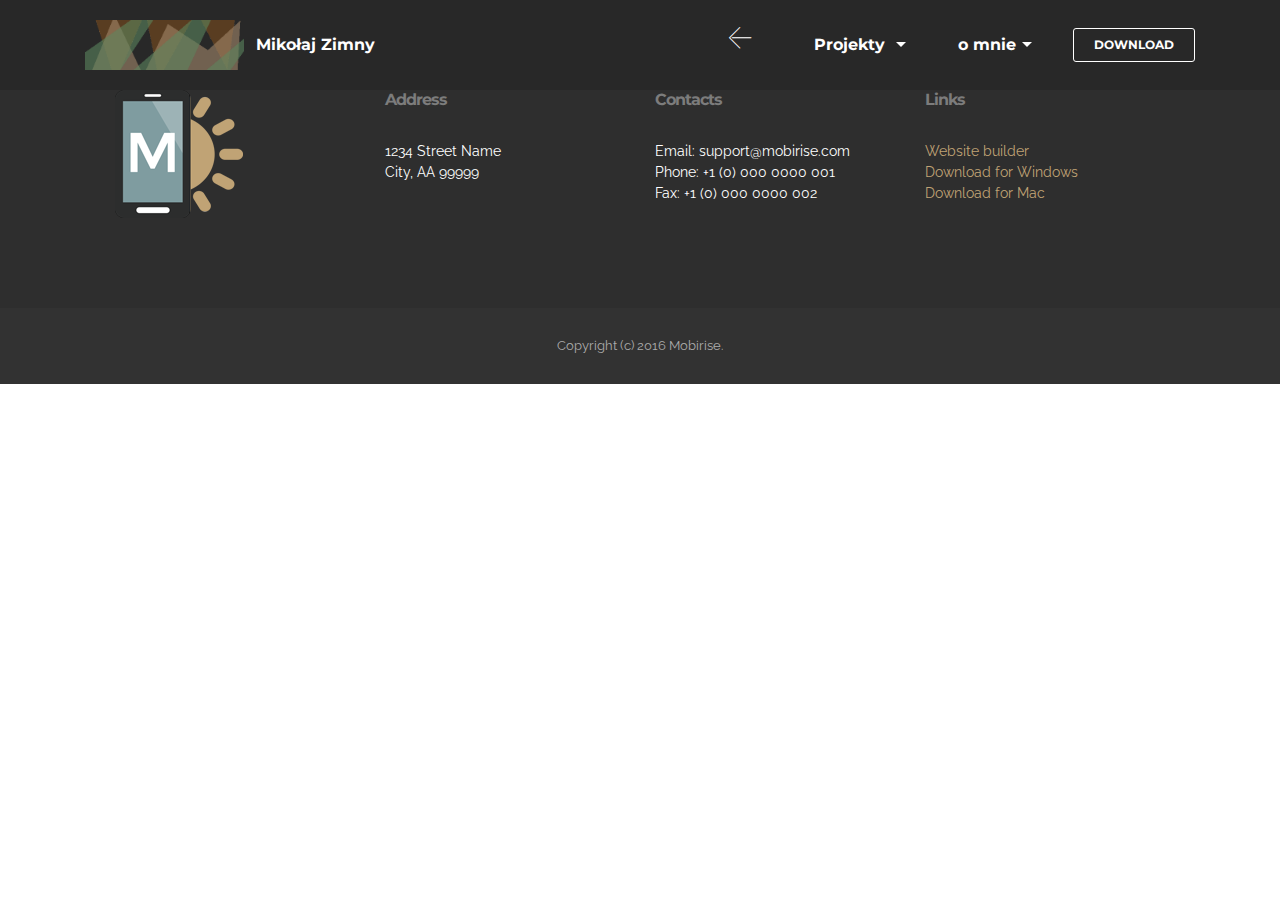
<file: inspi.html>
<!DOCTYPE html>
<html>
<head>
  <!-- Site made with Mobirise Website Builder v3.12.1, https://mobirise.com -->
  <meta charset="UTF-8">
  <meta http-equiv="X-UA-Compatible" content="IE=edge">
  <meta name="generator" content="Mobirise v3.12.1, mobirise.com">
  <meta name="viewport" content="width=device-width, initial-scale=1">
  <link rel="shortcut icon" href="assets/images/ele-2-406x128.png" type="image/x-icon">
  <meta name="description" content="Web Page Builder Description">
  <title>Web Page Builder Title</title>
  <link rel="stylesheet" href="https://fonts.googleapis.com/css?family=Lora:400,700,400italic,700italic&amp;subset=latin">
  <link rel="stylesheet" href="https://fonts.googleapis.com/css?family=Montserrat:400,700">
  <link rel="stylesheet" href="https://fonts.googleapis.com/css?family=Raleway:100,100i,200,200i,300,300i,400,400i,500,500i,600,600i,700,700i,800,800i,900,900i">
  <link rel="stylesheet" href="assets/bootstrap-material-design-font/css/material.css">
  <link rel="stylesheet" href="assets/web/assets/mobirise-icons/mobirise-icons.css">
  <link rel="stylesheet" href="assets/tether/tether.min.css">
  <link rel="stylesheet" href="assets/bootstrap/css/bootstrap.min.css">
  <link rel="stylesheet" href="assets/dropdown/css/style.css">
  <link rel="stylesheet" href="assets/animate.css/animate.min.css">
  <link rel="stylesheet" href="assets/theme/css/style.css">
  <link rel="stylesheet" href="assets/mobirise/css/mbr-additional.css" type="text/css">
  
  
  
</head>
<body>
<section id="menu-g">

    <nav class="navbar navbar-dropdown navbar-fixed-top">
        <div class="container">

            <div class="mbr-table">
                <div class="mbr-table-cell">

                    <div class="navbar-brand">
                        <a href="https://mobirise.com" class="navbar-logo"><img src="assets/images/ele-2-406x128.png" alt="Mobirise"></a>
                        <a class="navbar-caption" href="index.html">Mikołaj Zimny<br></a>
                    </div>

                </div>
                <div class="mbr-table-cell">

                    <button class="navbar-toggler pull-xs-right hidden-md-up" type="button" data-toggle="collapse" data-target="#exCollapsingNavbar">
                        <div class="hamburger-icon"></div>
                    </button>

                    <ul class="nav-dropdown collapse pull-xs-right nav navbar-nav navbar-toggleable-sm" id="exCollapsingNavbar"><li class="nav-item"><a class="nav-link link" href="index.html"><span class="mbri-left mbr-iconfont mbr-iconfont-btn" style="color: rgb(255, 255, 255);"></span></a></li><li class="nav-item dropdown open"><a class="nav-link link dropdown-toggle" data-toggle="dropdown-submenu" href="https://mobirise.com/" aria-expanded="true">Projekty&nbsp;</a><div class="dropdown-menu"><a class="dropdown-item" href="Artek.html">Artek</a><a class="dropdown-item" href="stolik.html">stolik 1</a><a class="dropdown-item" href="page3.html">stolik 2</a><div class="dropdown"><a class="dropdown-item dropdown-toggle" data-toggle="dropdown-submenu" href="https://mobirise.com/" aria-expanded="false">Trendy blocks</a><div class="dropdown-menu dropdown-submenu"><a class="dropdown-item" href="https://mobirise.com/">Image/content slider</a><a class="dropdown-item" href="https://mobirise.com/">Contact forms</a><a class="dropdown-item" href="https://mobirise.com/">Image gallery</a><a class="dropdown-item" href="https://mobirise.com/">Mobile menu</a><a class="dropdown-item" href="https://mobirise.com/">Google maps</a><a class="dropdown-item" href="https://mobirise.com/">Social buttons</a><a class="dropdown-item" href="https://mobirise.com/">Google fonts</a><a class="dropdown-item" href="https://mobirise.com/">Video background</a></div></div></div></li><li class="nav-item dropdown"><a class="nav-link link dropdown-toggle" data-toggle="dropdown-submenu" href="https://mobirise.com/" aria-expanded="false">o mnie</a><div class="dropdown-menu"><a class="dropdown-item" href="http://forums.mobirise.com/">Forum</a><a class="dropdown-item" href="https://mobirise.com/">Tutorials</a><a class="dropdown-item" href="https://mobirise.com/">Contact us</a></div></li><li class="nav-item nav-btn"><a class="nav-link btn btn-white btn-white-outline" href="https://mobirise.com/">DOWNLOAD</a></li></ul>
                    <button hidden="" class="navbar-toggler navbar-close" type="button" data-toggle="collapse" data-target="#exCollapsingNavbar">
                        <div class="close-icon"></div>
                    </button>

                </div>
            </div>

        </div>
    </nav>

</section>

<section class="engine"><a rel="external" href="https://mobirise.com">https://mobirise.com/</a></section><section class="mbr-section mbr-section-md-padding mbr-footer footer1 mbr-after-navbar" id="contacts1-h" style="background-color: rgb(46, 46, 46); padding-top: 90px; padding-bottom: 90px;">
    
    <div class="container">
        <div class="row">
            <div class="mbr-footer-content col-xs-12 col-md-3">
                <div><img src="assets/images/logo.png"></div>
            </div>
            <div class="mbr-footer-content col-xs-12 col-md-3">
                <p><strong>Address</strong><br>
1234 Street Name<br>
City, AA 99999</p>
            </div>
            <div class="mbr-footer-content col-xs-12 col-md-3">
                <p><strong>Contacts</strong><br>
Email: support@mobirise.com<br>
Phone: +1 (0) 000 0000 001<br>
Fax: +1 (0) 000 0000 002</p>
            </div>
            <div class="mbr-footer-content col-xs-12 col-md-3">
                <p><strong>Links</strong><br>
<a class="text-primary" href="https://mobirise.com/">Website builder</a><br>
<a class="text-primary" href="https://mobirise.com/mobirise-free-win.zip">Download for Windows</a><br>
<a class="text-primary" href="https://mobirise.com/mobirise-free-mac.zip">Download for Mac</a></p>
            </div>

        </div>
    </div>
</section>

<footer class="mbr-small-footer mbr-section mbr-section-nopadding" id="footer1-i" style="background-color: rgb(50, 50, 50); padding-top: 1.75rem; padding-bottom: 1.75rem;">
    
    <div class="container">
        <p class="text-xs-center">Copyright (c) 2016 Mobirise.</p>
    </div>
</footer>


  <script src="assets/web/assets/jquery/jquery.min.js"></script>
  <script src="assets/tether/tether.min.js"></script>
  <script src="assets/bootstrap/js/bootstrap.min.js"></script>
  <script src="assets/smooth-scroll/smooth-scroll.js"></script>
  <script src="assets/dropdown/js/script.min.js"></script>
  <script src="assets/touch-swipe/jquery.touch-swipe.min.js"></script>
  <script src="assets/viewport-checker/jquery.viewportchecker.js"></script>
  <script src="assets/theme/js/script.js"></script>
  
  
  <input name="animation" type="hidden">
  </body>
</html>
</file>
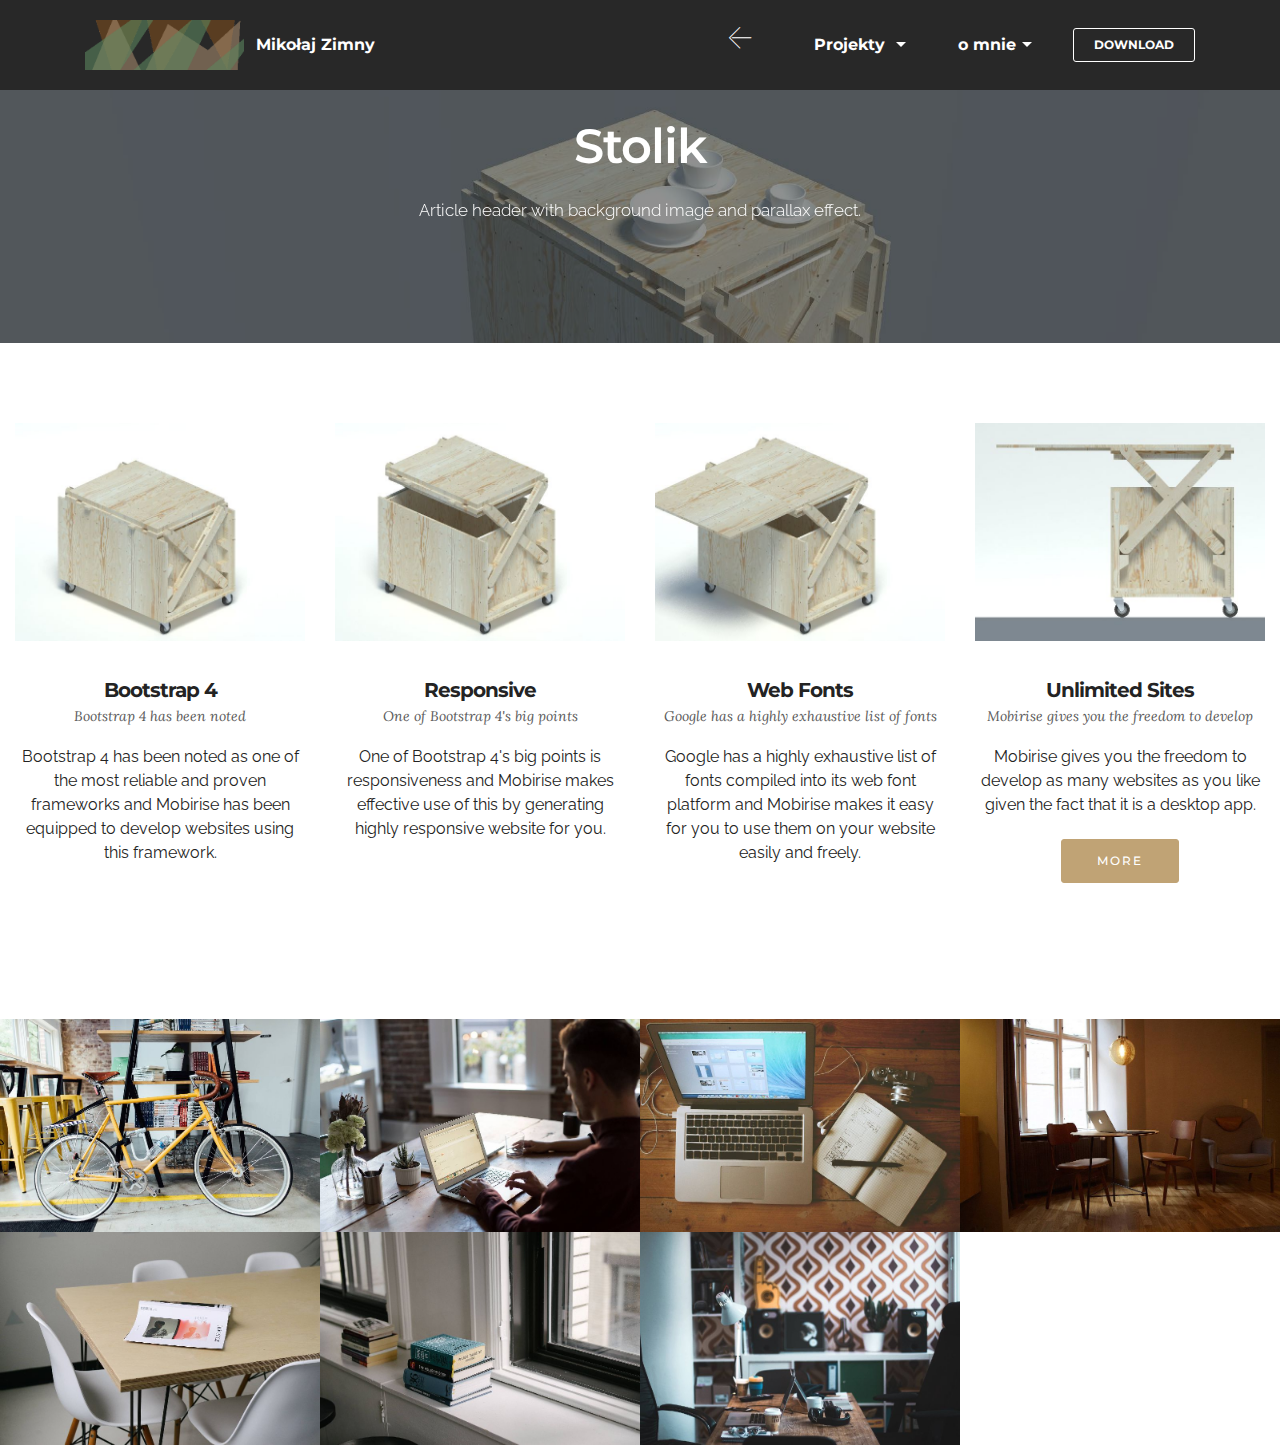
<file: page3.html>
<!DOCTYPE html>
<html>
<head>
  <!-- Site made with Mobirise Website Builder v3.12.1, https://mobirise.com -->
  <meta charset="UTF-8">
  <meta http-equiv="X-UA-Compatible" content="IE=edge">
  <meta name="generator" content="Mobirise v3.12.1, mobirise.com">
  <meta name="viewport" content="width=device-width, initial-scale=1">
  <link rel="shortcut icon" href="assets/images/ele-2-406x128.png" type="image/x-icon">
  <meta name="description" content="Web Page Creator Description">
  <title>Web Page Creator Title</title>
  <link rel="stylesheet" href="https://fonts.googleapis.com/css?family=Lora:400,700,400italic,700italic&amp;subset=latin">
  <link rel="stylesheet" href="https://fonts.googleapis.com/css?family=Montserrat:400,700">
  <link rel="stylesheet" href="https://fonts.googleapis.com/css?family=Raleway:100,100i,200,200i,300,300i,400,400i,500,500i,600,600i,700,700i,800,800i,900,900i">
  <link rel="stylesheet" href="assets/bootstrap-material-design-font/css/material.css">
  <link rel="stylesheet" href="assets/et-line-font-plugin/style.css">
  <link rel="stylesheet" href="assets/web/assets/mobirise-icons/mobirise-icons.css">
  <link rel="stylesheet" href="assets/tether/tether.min.css">
  <link rel="stylesheet" href="assets/bootstrap/css/bootstrap.min.css">
  <link rel="stylesheet" href="assets/dropdown/css/style.css">
  <link rel="stylesheet" href="assets/animate.css/animate.min.css">
  <link rel="stylesheet" href="assets/theme/css/style.css">
  <link rel="stylesheet" href="assets/mobirise-gallery/style.css">
  <link rel="stylesheet" href="assets/mobirise/css/mbr-additional.css" type="text/css">
  
  
  
</head>
<body>
<section id="menu-b">

    <nav class="navbar navbar-dropdown navbar-fixed-top">
        <div class="container">

            <div class="mbr-table">
                <div class="mbr-table-cell">

                    <div class="navbar-brand">
                        <a href="https://mobirise.com" class="navbar-logo"><img src="assets/images/ele-2-406x128.png" alt="Mobirise"></a>
                        <a class="navbar-caption" href="index.html">Mikołaj Zimny<br></a>
                    </div>

                </div>
                <div class="mbr-table-cell">

                    <button class="navbar-toggler pull-xs-right hidden-md-up" type="button" data-toggle="collapse" data-target="#exCollapsingNavbar">
                        <div class="hamburger-icon"></div>
                    </button>

                    <ul class="nav-dropdown collapse pull-xs-right nav navbar-nav navbar-toggleable-sm" id="exCollapsingNavbar"><li class="nav-item"><a class="nav-link link" href="index.html"><span class="mbri-left mbr-iconfont mbr-iconfont-btn" style="color: rgb(255, 255, 255);"></span></a></li><li class="nav-item dropdown open"><a class="nav-link link dropdown-toggle" data-toggle="dropdown-submenu" href="https://mobirise.com/" aria-expanded="true">Projekty&nbsp;</a><div class="dropdown-menu"><a class="dropdown-item" href="Artek.html">Artek</a><a class="dropdown-item" href="stolik.html">stolik 1</a><a class="dropdown-item" href="page3.html">stolik 2</a><div class="dropdown"><a class="dropdown-item dropdown-toggle" data-toggle="dropdown-submenu" href="https://mobirise.com/" aria-expanded="false">Trendy blocks</a><div class="dropdown-menu dropdown-submenu"><a class="dropdown-item" href="https://mobirise.com/">Image/content slider</a><a class="dropdown-item" href="https://mobirise.com/">Contact forms</a><a class="dropdown-item" href="https://mobirise.com/">Image gallery</a><a class="dropdown-item" href="https://mobirise.com/">Mobile menu</a><a class="dropdown-item" href="https://mobirise.com/">Google maps</a><a class="dropdown-item" href="https://mobirise.com/">Social buttons</a><a class="dropdown-item" href="https://mobirise.com/">Google fonts</a><a class="dropdown-item" href="https://mobirise.com/">Video background</a></div></div></div></li><li class="nav-item dropdown"><a class="nav-link link dropdown-toggle" data-toggle="dropdown-submenu" href="https://mobirise.com/" aria-expanded="false">o mnie</a><div class="dropdown-menu"><a class="dropdown-item" href="http://forums.mobirise.com/">Forum</a><a class="dropdown-item" href="https://mobirise.com/">Tutorials</a><a class="dropdown-item" href="https://mobirise.com/">Contact us</a></div></li><li class="nav-item nav-btn"><a class="nav-link btn btn-white btn-white-outline" href="https://mobirise.com/">DOWNLOAD</a></li></ul>
                    <button hidden="" class="navbar-toggler navbar-close" type="button" data-toggle="collapse" data-target="#exCollapsingNavbar">
                        <div class="close-icon"></div>
                    </button>

                </div>
            </div>

        </div>
    </nav>

</section>

<section class="engine"><a rel="external" href="https://mobirise.com">Mobirise Web Page Creator</a></section><section class="mbr-section article mbr-parallax-background mbr-after-navbar" id="msg-box8-6" style="background-image: url(assets/images/maly2-2000x1125.jpg); padding-top: 120px; padding-bottom: 120px;">

    <div class="mbr-overlay" style="opacity: 0.5; background-color: rgb(34, 34, 34);">
    </div>
    <div class="container">
        <div class="row">
            <div class="col-md-8 col-md-offset-2 text-xs-center">
                <h3 class="mbr-section-title display-2">Stolik</h3>
                <div class="lead"><p>Article header with background image and parallax effect.</p></div>
                
            </div>
        </div>
    </div>

</section>

<section class="mbr-cards mbr-section mbr-section-nopadding" id="features3-8" style="background-color: rgb(255, 255, 255);">

    

    <div class="mbr-cards-row row">
        <div class="mbr-cards-col col-xs-12 col-lg-3" style="padding-top: 80px; padding-bottom: 80px;">
            <div class="container">
              <div class="card cart-block">
                  <div class="card-img"><img src="assets/images/wizka-aa-600x450.jpg" class="card-img-top"></div>
                  <div class="card-block">
                    <h4 class="card-title">Bootstrap 4</h4>
                    <h5 class="card-subtitle">Bootstrap 4 has been noted</h5>
                    <p class="card-text">Bootstrap 4 has been noted as one of the most reliable and proven frameworks and Mobirise has been equipped to develop websites using this framework.</p>
                    <div class="card-btn"><a href="https://mobirise.com" class="btn btn-primary">MORE</a></div>
                    </div>
                </div>
            </div>
        </div>
        <div class="mbr-cards-col col-xs-12 col-lg-3" style="padding-top: 80px; padding-bottom: 80px;">
            <div class="container">
                <div class="card cart-block">
                    <div class="card-img"><img src="assets/images/wizka-b-600x450.jpg" class="card-img-top"></div>
                    <div class="card-block">
                        <h4 class="card-title">Responsive</h4>
                        <h5 class="card-subtitle">One of Bootstrap 4's big points</h5>
                        <p class="card-text">One of Bootstrap 4's big points is responsiveness and Mobirise makes effective use of this by generating highly responsive website for you.</p>
                        <div class="card-btn"><a href="https://1drv.ms/b/s!AgnMyMF3Z_rXgatTnvgmGMim054yiw" class="btn btn-danger" target="_blank">PDF</a></div>
                    </div>
                </div>
            </div>
        </div>
        <div class="mbr-cards-col col-xs-12 col-lg-3" style="padding-top: 80px; padding-bottom: 80px;">
            <div class="container">
                <div class="card cart-block">
                    <div class="card-img"><img src="assets/images/wizka-c-600x450.jpg" class="card-img-top"></div>
                    <div class="card-block">
                        <h4 class="card-title">Web Fonts</h4>
                        <h5 class="card-subtitle">Google has a highly exhaustive list of fonts</h5>
                        <p class="card-text">Google has a highly exhaustive list of fonts compiled into its web font platform and Mobirise makes it easy for you to use them on your website easily and freely.</p>
                        <div class="card-btn"><a href="https://mobirise.com" class="btn btn-primary">MORE</a></div>
                    </div>
                </div>
            </div>
        </div>
        <div class="mbr-cards-col col-xs-12 col-lg-3" style="padding-top: 80px; padding-bottom: 80px;">
            <div class="container">
                <div class="card cart-block">
                    <div class="card-img"><img src="assets/images/wizka-d-600x450.jpg" class="card-img-top"></div>
                    <div class="card-block">
                        <h4 class="card-title">Unlimited Sites</h4>
                        <h5 class="card-subtitle">Mobirise gives you the freedom to develop</h5>
                        <p class="card-text">Mobirise gives you the freedom to develop as many websites as you like given the fact that it is a desktop app.</p>
                        <div class="card-btn"><a href="https://mobirise.com" class="btn btn-primary">MORE</a></div>
                    </div>
                </div>
            </div>
        </div>
        
        
    </div>
</section>

<section class="mbr-gallery mbr-section mbr-section-nopadding mbr-slider-carousel" id="gallery1-7" data-filter="false" style="background-color: rgb(255, 255, 255); padding-top: 0rem; padding-bottom: 0rem;">
    <!-- Filter -->
    

    <!-- Gallery -->
    <div class="mbr-gallery-row">
        <div class=" mbr-gallery-layout-default">
            <div>
                <div>
                    <div class="mbr-gallery-item mbr-gallery-item__mobirise3 mbr-gallery-item--p0" data-tags="Awesome" data-video-url="false">
                        <div href="#lb-gallery1-7" data-slide-to="0" data-toggle="modal">
                            
                            

                            <img alt="" src="assets/images/bike-small.jpg">
                            
                            <span class="icon-focus"></span>
                            
                        </div>
                    </div><div class="mbr-gallery-item mbr-gallery-item__mobirise3 mbr-gallery-item--p0" data-tags="Creative" data-video-url="false">
                        <div href="#lb-gallery1-7" data-slide-to="1" data-toggle="modal">
                            
                            

                            <img alt="" src="assets/images/coworkers-small.jpg">
                            
                            <span class="icon-focus"></span>
                            
                        </div>
                    </div><div class="mbr-gallery-item mbr-gallery-item__mobirise3 mbr-gallery-item--p0" data-tags="Animated" data-video-url="false">
                        <div href="#lb-gallery1-7" data-slide-to="2" data-toggle="modal">
                            
                            

                            <img alt="" src="assets/images/desktop-small.jpg">
                            
                            <span class="icon-focus"></span>
                            
                        </div>
                    </div><div class="mbr-gallery-item mbr-gallery-item__mobirise3 mbr-gallery-item--p0" data-tags="Awesome" data-video-url="false">
                        <div href="#lb-gallery1-7" data-slide-to="3" data-toggle="modal">
                            
                            

                            <img alt="" src="assets/images/room-laptop-small.jpg">
                            
                            <span class="icon-focus"></span>
                            
                        </div>
                    </div><div class="mbr-gallery-item mbr-gallery-item__mobirise3 mbr-gallery-item--p0" data-tags="Beautiful" data-video-url="false">
                        <div href="#lb-gallery1-7" data-slide-to="4" data-toggle="modal">
                            
                            

                            <img alt="" src="assets/images/table-small.jpg">
                            
                            <span class="icon-focus"></span>
                            
                        </div>
                    </div><div class="mbr-gallery-item mbr-gallery-item__mobirise3 mbr-gallery-item--p0" data-tags="Responsive" data-video-url="false">
                        <div href="#lb-gallery1-7" data-slide-to="5" data-toggle="modal">
                            
                            

                            <img alt="" src="assets/images/windows-books-small.jpg">
                            
                            <span class="icon-focus"></span>
                            
                        </div>
                    </div><div class="mbr-gallery-item mbr-gallery-item__mobirise3 mbr-gallery-item--p0" data-tags="Animated" data-video-url="false">
                        <div href="#lb-gallery1-7" data-slide-to="6" data-toggle="modal">
                            
                            

                            <img alt="" src="assets/images/working-area-small.jpg">
                            
                            <span class="icon-focus"></span>
                            
                        </div>
                    </div>
                </div>
            </div>
            <div class="clearfix"></div>
        </div>
    </div>

    <!-- Lightbox -->
    <div data-app-prevent-settings="" class="mbr-slider modal fade carousel slide" tabindex="-1" data-keyboard="true" data-interval="false" id="lb-gallery1-7">
        <div class="modal-dialog">
            <div class="modal-content">
                <div class="modal-body">
                    <ol class="carousel-indicators">
                        <li data-app-prevent-settings="" data-target="#lb-gallery1-7" class=" active" data-slide-to="0"></li><li data-app-prevent-settings="" data-target="#lb-gallery1-7" data-slide-to="1"></li><li data-app-prevent-settings="" data-target="#lb-gallery1-7" data-slide-to="2"></li><li data-app-prevent-settings="" data-target="#lb-gallery1-7" data-slide-to="3"></li><li data-app-prevent-settings="" data-target="#lb-gallery1-7" data-slide-to="4"></li><li data-app-prevent-settings="" data-target="#lb-gallery1-7" data-slide-to="5"></li><li data-app-prevent-settings="" data-target="#lb-gallery1-7" data-slide-to="6"></li>
                    </ol>
                    <div class="carousel-inner">
                        <div class="carousel-item active">
                            <img alt="" src="assets/images/bike.jpg">
                        </div><div class="carousel-item">
                            <img alt="" src="assets/images/coworkers.jpg">
                        </div><div class="carousel-item">
                            <img alt="" src="assets/images/desktop.jpg">
                        </div><div class="carousel-item">
                            <img alt="" src="assets/images/room-laptop.jpg">
                        </div><div class="carousel-item">
                            <img alt="" src="assets/images/table.jpg">
                        </div><div class="carousel-item">
                            <img alt="" src="assets/images/windows-books.jpg">
                        </div><div class="carousel-item">
                            <img alt="" src="assets/images/working-area.jpg">
                        </div>
                    </div>
                    <a class="left carousel-control" role="button" data-slide="prev" href="#lb-gallery1-7">
                        <span class="icon-prev" aria-hidden="true"></span>
                        <span class="sr-only">Previous</span>
                    </a>
                    <a class="right carousel-control" role="button" data-slide="next" href="#lb-gallery1-7">
                        <span class="icon-next" aria-hidden="true"></span>
                        <span class="sr-only">Next</span>
                    </a>

                    <a class="close" href="#" role="button" data-dismiss="modal">
                        <span aria-hidden="true">×</span>
                        <span class="sr-only">Close</span>
                    </a>
                </div>
            </div>
        </div>
    </div>
</section>


  <script src="assets/web/assets/jquery/jquery.min.js"></script>
  <script src="assets/tether/tether.min.js"></script>
  <script src="assets/bootstrap/js/bootstrap.min.js"></script>
  <script src="assets/smooth-scroll/smooth-scroll.js"></script>
  <script src="assets/dropdown/js/script.min.js"></script>
  <script src="assets/touch-swipe/jquery.touch-swipe.min.js"></script>
  <script src="assets/viewport-checker/jquery.viewportchecker.js"></script>
  <script src="assets/jarallax/jarallax.js"></script>
  <script src="assets/masonry/masonry.pkgd.min.js"></script>
  <script src="assets/imagesloaded/imagesloaded.pkgd.min.js"></script>
  <script src="assets/bootstrap-carousel-swipe/bootstrap-carousel-swipe.js"></script>
  <script src="assets/theme/js/script.js"></script>
  <script src="assets/mobirise-gallery/player.min.js"></script>
  <script src="assets/mobirise-gallery/script.js"></script>
  
  
  <input name="animation" type="hidden">
  </body>
</html>
</file>
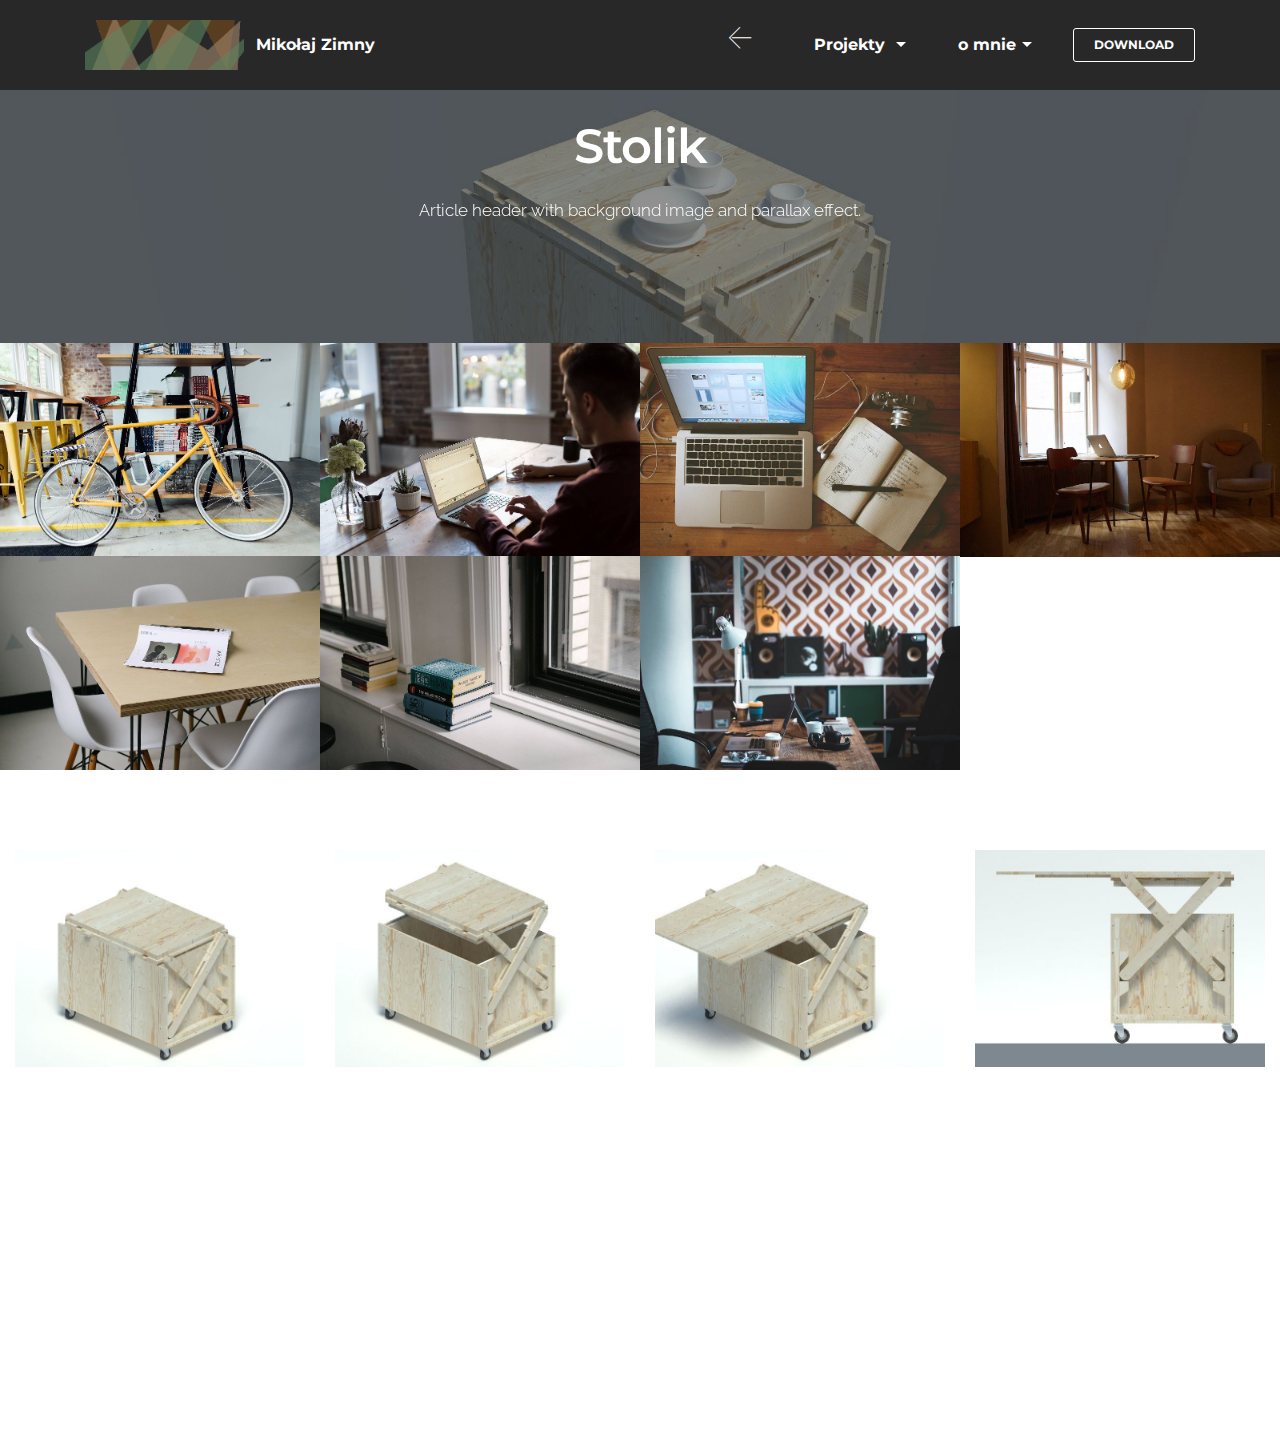
<file: page6.html>
<!DOCTYPE html>
<html>
<head>
  <!-- Site made with Mobirise Website Builder v3.12.1, https://mobirise.com -->
  <meta charset="UTF-8">
  <meta http-equiv="X-UA-Compatible" content="IE=edge">
  <meta name="generator" content="Mobirise v3.12.1, mobirise.com">
  <meta name="viewport" content="width=device-width, initial-scale=1">
  <link rel="shortcut icon" href="assets/images/ele-2-406x128.png" type="image/x-icon">
  <meta name="description" content="Web Page Creator Description">
  <title>Web Page Creator Title</title>
  <link rel="stylesheet" href="https://fonts.googleapis.com/css?family=Lora:400,700,400italic,700italic&amp;subset=latin">
  <link rel="stylesheet" href="https://fonts.googleapis.com/css?family=Montserrat:400,700">
  <link rel="stylesheet" href="https://fonts.googleapis.com/css?family=Raleway:100,100i,200,200i,300,300i,400,400i,500,500i,600,600i,700,700i,800,800i,900,900i">
  <link rel="stylesheet" href="assets/bootstrap-material-design-font/css/material.css">
  <link rel="stylesheet" href="assets/et-line-font-plugin/style.css">
  <link rel="stylesheet" href="assets/web/assets/mobirise-icons/mobirise-icons.css">
  <link rel="stylesheet" href="assets/tether/tether.min.css">
  <link rel="stylesheet" href="assets/bootstrap/css/bootstrap.min.css">
  <link rel="stylesheet" href="assets/dropdown/css/style.css">
  <link rel="stylesheet" href="assets/animate.css/animate.min.css">
  <link rel="stylesheet" href="assets/theme/css/style.css">
  <link rel="stylesheet" href="assets/mobirise-gallery/style.css">
  <link rel="stylesheet" href="assets/mobirise/css/mbr-additional.css" type="text/css">
  
  
  
</head>
<body>
<section id="menu-12">

    <nav class="navbar navbar-dropdown navbar-fixed-top">
        <div class="container">

            <div class="mbr-table">
                <div class="mbr-table-cell">

                    <div class="navbar-brand">
                        <a href="https://mobirise.com" class="navbar-logo"><img src="assets/images/ele-2-406x128.png" alt="Mobirise"></a>
                        <a class="navbar-caption" href="index.html">Mikołaj Zimny<br></a>
                    </div>

                </div>
                <div class="mbr-table-cell">

                    <button class="navbar-toggler pull-xs-right hidden-md-up" type="button" data-toggle="collapse" data-target="#exCollapsingNavbar">
                        <div class="hamburger-icon"></div>
                    </button>

                    <ul class="nav-dropdown collapse pull-xs-right nav navbar-nav navbar-toggleable-sm" id="exCollapsingNavbar"><li class="nav-item"><a class="nav-link link" href="index.html"><span class="mbri-left mbr-iconfont mbr-iconfont-btn" style="color: rgb(255, 255, 255);"></span></a></li><li class="nav-item dropdown open"><a class="nav-link link dropdown-toggle" data-toggle="dropdown-submenu" href="https://mobirise.com/" aria-expanded="true">Projekty&nbsp;</a><div class="dropdown-menu"><a class="dropdown-item" href="Artek.html">Artek</a><a class="dropdown-item" href="stolik.html">stolik 1</a><a class="dropdown-item" href="page3.html">stolik 2</a><div class="dropdown"><a class="dropdown-item dropdown-toggle" data-toggle="dropdown-submenu" href="https://mobirise.com/" aria-expanded="false">Trendy blocks</a><div class="dropdown-menu dropdown-submenu"><a class="dropdown-item" href="https://mobirise.com/">Image/content slider</a><a class="dropdown-item" href="https://mobirise.com/">Contact forms</a><a class="dropdown-item" href="https://mobirise.com/">Image gallery</a><a class="dropdown-item" href="https://mobirise.com/">Mobile menu</a><a class="dropdown-item" href="https://mobirise.com/">Google maps</a><a class="dropdown-item" href="https://mobirise.com/">Social buttons</a><a class="dropdown-item" href="https://mobirise.com/">Google fonts</a><a class="dropdown-item" href="https://mobirise.com/">Video background</a></div></div></div></li><li class="nav-item dropdown"><a class="nav-link link dropdown-toggle" data-toggle="dropdown-submenu" href="https://mobirise.com/" aria-expanded="false">o mnie</a><div class="dropdown-menu"><a class="dropdown-item" href="http://forums.mobirise.com/">Forum</a><a class="dropdown-item" href="https://mobirise.com/">Tutorials</a><a class="dropdown-item" href="https://mobirise.com/">Contact us</a></div></li><li class="nav-item nav-btn"><a class="nav-link btn btn-white btn-white-outline" href="https://mobirise.com/">DOWNLOAD</a></li></ul>
                    <button hidden="" class="navbar-toggler navbar-close" type="button" data-toggle="collapse" data-target="#exCollapsingNavbar">
                        <div class="close-icon"></div>
                    </button>

                </div>
            </div>

        </div>
    </nav>

</section>

<section class="engine"><a rel="external" href="https://mobirise.com">https://mobirise.com/</a></section><section class="mbr-section article mbr-parallax-background mbr-after-navbar" id="msg-box8-13" style="background-image: url(assets/images/maly2-2000x1125.jpg); padding-top: 120px; padding-bottom: 120px;">

    <div class="mbr-overlay" style="opacity: 0.5; background-color: rgb(34, 34, 34);">
    </div>
    <div class="container">
        <div class="row">
            <div class="col-md-8 col-md-offset-2 text-xs-center">
                <h3 class="mbr-section-title display-2">Stolik</h3>
                <div class="lead"><p>Article header with background image and parallax effect.</p></div>
                
            </div>
        </div>
    </div>

</section>

<section class="mbr-gallery mbr-section mbr-section-nopadding mbr-slider-carousel" id="gallery1-14" data-filter="false" style="background-color: rgb(255, 255, 255); padding-top: 0rem; padding-bottom: 0rem;">
    <!-- Filter -->
    

    <!-- Gallery -->
    <div class="mbr-gallery-row">
        <div class=" mbr-gallery-layout-default">
            <div>
                <div>
                    <div class="mbr-gallery-item mbr-gallery-item__mobirise3 mbr-gallery-item--p0" data-tags="Awesome" data-video-url="false">
                        <div href="#lb-gallery1-14" data-slide-to="0" data-toggle="modal">
                            
                            

                            <img alt="" src="assets/images/bike-small.jpg">
                            
                            <span class="icon-focus"></span>
                            
                        </div>
                    </div><div class="mbr-gallery-item mbr-gallery-item__mobirise3 mbr-gallery-item--p0" data-tags="Creative" data-video-url="false">
                        <div href="#lb-gallery1-14" data-slide-to="1" data-toggle="modal">
                            
                            

                            <img alt="" src="assets/images/coworkers-small.jpg">
                            
                            <span class="icon-focus"></span>
                            
                        </div>
                    </div><div class="mbr-gallery-item mbr-gallery-item__mobirise3 mbr-gallery-item--p0" data-tags="Animated" data-video-url="false">
                        <div href="#lb-gallery1-14" data-slide-to="2" data-toggle="modal">
                            
                            

                            <img alt="" src="assets/images/desktop-small.jpg">
                            
                            <span class="icon-focus"></span>
                            
                        </div>
                    </div><div class="mbr-gallery-item mbr-gallery-item__mobirise3 mbr-gallery-item--p0" data-tags="Awesome" data-video-url="false">
                        <div href="#lb-gallery1-14" data-slide-to="3" data-toggle="modal">
                            
                            

                            <img alt="" src="assets/images/room-laptop-small.jpg">
                            
                            <span class="icon-focus"></span>
                            
                        </div>
                    </div><div class="mbr-gallery-item mbr-gallery-item__mobirise3 mbr-gallery-item--p0" data-tags="Beautiful" data-video-url="false">
                        <div href="#lb-gallery1-14" data-slide-to="4" data-toggle="modal">
                            
                            

                            <img alt="" src="assets/images/table-small.jpg">
                            
                            <span class="icon-focus"></span>
                            
                        </div>
                    </div><div class="mbr-gallery-item mbr-gallery-item__mobirise3 mbr-gallery-item--p0" data-tags="Responsive" data-video-url="false">
                        <div href="#lb-gallery1-14" data-slide-to="5" data-toggle="modal">
                            
                            

                            <img alt="" src="assets/images/windows-books-small.jpg">
                            
                            <span class="icon-focus"></span>
                            
                        </div>
                    </div><div class="mbr-gallery-item mbr-gallery-item__mobirise3 mbr-gallery-item--p0" data-tags="Animated" data-video-url="false">
                        <div href="#lb-gallery1-14" data-slide-to="6" data-toggle="modal">
                            
                            

                            <img alt="" src="assets/images/working-area-small.jpg">
                            
                            <span class="icon-focus"></span>
                            
                        </div>
                    </div>
                </div>
            </div>
            <div class="clearfix"></div>
        </div>
    </div>

    <!-- Lightbox -->
    <div data-app-prevent-settings="" class="mbr-slider modal fade carousel slide" tabindex="-1" data-keyboard="true" data-interval="false" id="lb-gallery1-14">
        <div class="modal-dialog">
            <div class="modal-content">
                <div class="modal-body">
                    <ol class="carousel-indicators">
                        <li data-app-prevent-settings="" data-target="#lb-gallery1-14" class=" active" data-slide-to="0"></li><li data-app-prevent-settings="" data-target="#lb-gallery1-14" data-slide-to="1"></li><li data-app-prevent-settings="" data-target="#lb-gallery1-14" data-slide-to="2"></li><li data-app-prevent-settings="" data-target="#lb-gallery1-14" data-slide-to="3"></li><li data-app-prevent-settings="" data-target="#lb-gallery1-14" data-slide-to="4"></li><li data-app-prevent-settings="" data-target="#lb-gallery1-14" data-slide-to="5"></li><li data-app-prevent-settings="" data-target="#lb-gallery1-14" data-slide-to="6"></li>
                    </ol>
                    <div class="carousel-inner">
                        <div class="carousel-item active">
                            <img alt="" src="assets/images/bike.jpg">
                        </div><div class="carousel-item">
                            <img alt="" src="assets/images/coworkers.jpg">
                        </div><div class="carousel-item">
                            <img alt="" src="assets/images/desktop.jpg">
                        </div><div class="carousel-item">
                            <img alt="" src="assets/images/room-laptop.jpg">
                        </div><div class="carousel-item">
                            <img alt="" src="assets/images/table.jpg">
                        </div><div class="carousel-item">
                            <img alt="" src="assets/images/windows-books.jpg">
                        </div><div class="carousel-item">
                            <img alt="" src="assets/images/working-area.jpg">
                        </div>
                    </div>
                    <a class="left carousel-control" role="button" data-slide="prev" href="#lb-gallery1-14">
                        <span class="icon-prev" aria-hidden="true"></span>
                        <span class="sr-only">Previous</span>
                    </a>
                    <a class="right carousel-control" role="button" data-slide="next" href="#lb-gallery1-14">
                        <span class="icon-next" aria-hidden="true"></span>
                        <span class="sr-only">Next</span>
                    </a>

                    <a class="close" href="#" role="button" data-dismiss="modal">
                        <span aria-hidden="true">×</span>
                        <span class="sr-only">Close</span>
                    </a>
                </div>
            </div>
        </div>
    </div>
</section>

<section class="mbr-cards mbr-section mbr-section-nopadding" id="features3-15" style="background-color: rgb(255, 255, 255);">

    

    <div class="mbr-cards-row row">
        <div class="mbr-cards-col col-xs-12 col-lg-3" style="padding-top: 80px; padding-bottom: 80px;">
            <div class="container">
              <div class="card cart-block">
                  <div class="card-img"><img src="assets/images/wizka-aa-600x450.jpg" class="card-img-top"></div>
                  <div class="card-block">
                    <h4 class="card-title">Bootstrap 4</h4>
                    <h5 class="card-subtitle">Bootstrap 4 has been noted</h5>
                    <p class="card-text">Bootstrap 4 has been noted as one of the most reliable and proven frameworks and Mobirise has been equipped to develop websites using this framework.</p>
                    <div class="card-btn"><a href="https://mobirise.com" class="btn btn-primary">MORE</a></div>
                    </div>
                </div>
            </div>
        </div>
        <div class="mbr-cards-col col-xs-12 col-lg-3" style="padding-top: 80px; padding-bottom: 80px;">
            <div class="container">
                <div class="card cart-block">
                    <div class="card-img"><img src="assets/images/wizka-b-600x450.jpg" class="card-img-top"></div>
                    <div class="card-block">
                        <h4 class="card-title">Responsive</h4>
                        <h5 class="card-subtitle">One of Bootstrap 4's big points</h5>
                        <p class="card-text">One of Bootstrap 4's big points is responsiveness and Mobirise makes effective use of this by generating highly responsive website for you.</p>
                        <div class="card-btn"><a href="https://1drv.ms/b/s!AgnMyMF3Z_rXgatTnvgmGMim054yiw" class="btn btn-danger" target="_blank">PDF</a></div>
                    </div>
                </div>
            </div>
        </div>
        <div class="mbr-cards-col col-xs-12 col-lg-3" style="padding-top: 80px; padding-bottom: 80px;">
            <div class="container">
                <div class="card cart-block">
                    <div class="card-img"><img src="assets/images/wizka-c-600x450.jpg" class="card-img-top"></div>
                    <div class="card-block">
                        <h4 class="card-title">Web Fonts</h4>
                        <h5 class="card-subtitle">Google has a highly exhaustive list of fonts</h5>
                        <p class="card-text">Google has a highly exhaustive list of fonts compiled into its web font platform and Mobirise makes it easy for you to use them on your website easily and freely.</p>
                        <div class="card-btn"><a href="https://mobirise.com" class="btn btn-primary">MORE</a></div>
                    </div>
                </div>
            </div>
        </div>
        <div class="mbr-cards-col col-xs-12 col-lg-3" style="padding-top: 80px; padding-bottom: 80px;">
            <div class="container">
                <div class="card cart-block">
                    <div class="card-img"><img src="assets/images/wizka-d-600x450.jpg" class="card-img-top"></div>
                    <div class="card-block">
                        <h4 class="card-title">Unlimited Sites</h4>
                        <h5 class="card-subtitle">Mobirise gives you the freedom to develop</h5>
                        <p class="card-text">Mobirise gives you the freedom to develop as many websites as you like given the fact that it is a desktop app.</p>
                        <div class="card-btn"><a href="https://mobirise.com" class="btn btn-primary">MORE</a></div>
                    </div>
                </div>
            </div>
        </div>
        
        
    </div>
</section>


  <script src="assets/web/assets/jquery/jquery.min.js"></script>
  <script src="assets/tether/tether.min.js"></script>
  <script src="assets/bootstrap/js/bootstrap.min.js"></script>
  <script src="assets/smooth-scroll/smooth-scroll.js"></script>
  <script src="assets/dropdown/js/script.min.js"></script>
  <script src="assets/touch-swipe/jquery.touch-swipe.min.js"></script>
  <script src="assets/viewport-checker/jquery.viewportchecker.js"></script>
  <script src="assets/jarallax/jarallax.js"></script>
  <script src="assets/masonry/masonry.pkgd.min.js"></script>
  <script src="assets/imagesloaded/imagesloaded.pkgd.min.js"></script>
  <script src="assets/bootstrap-carousel-swipe/bootstrap-carousel-swipe.js"></script>
  <script src="assets/theme/js/script.js"></script>
  <script src="assets/mobirise-gallery/player.min.js"></script>
  <script src="assets/mobirise-gallery/script.js"></script>
  
  
  <input name="animation" type="hidden">
  </body>
</html>
</file>
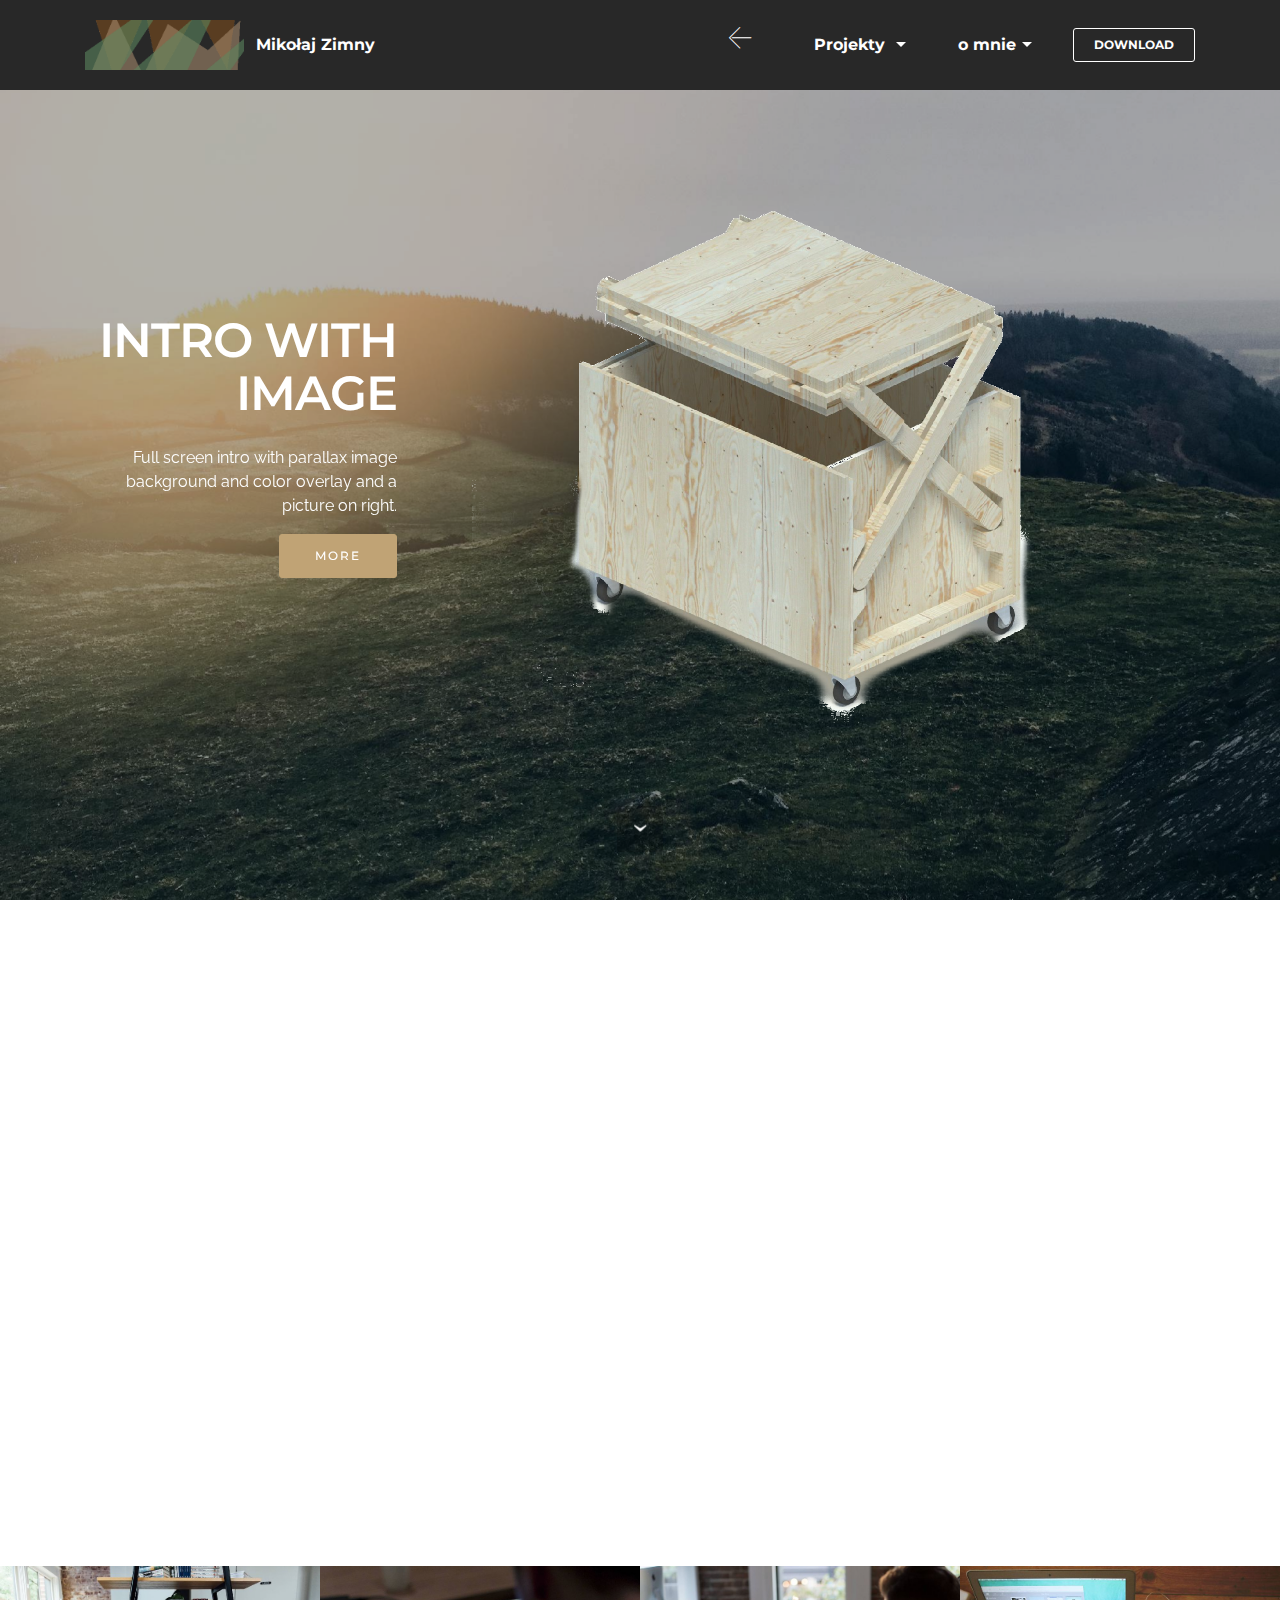
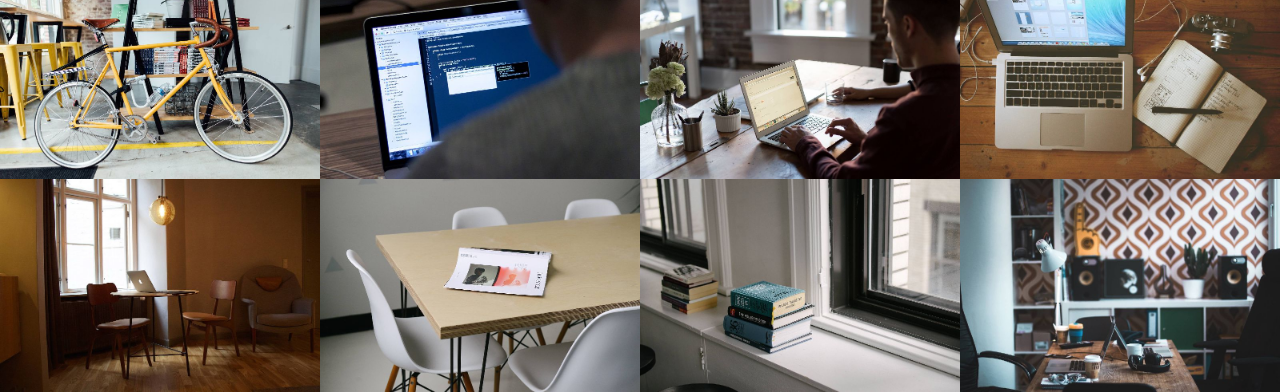
<file: stolik.html>
<!DOCTYPE html>
<html>
<head>
  <!-- Site made with Mobirise Website Builder v3.12.1, https://mobirise.com -->
  <meta charset="UTF-8">
  <meta http-equiv="X-UA-Compatible" content="IE=edge">
  <meta name="generator" content="Mobirise v3.12.1, mobirise.com">
  <meta name="viewport" content="width=device-width, initial-scale=1">
  <link rel="shortcut icon" href="assets/images/ele-2-406x128.png" type="image/x-icon">
  <meta name="description" content="Website Creator Description">
  <title>Website Creator Title</title>
  <link rel="stylesheet" href="https://fonts.googleapis.com/css?family=Lora:400,700,400italic,700italic&amp;subset=latin">
  <link rel="stylesheet" href="https://fonts.googleapis.com/css?family=Montserrat:400,700">
  <link rel="stylesheet" href="https://fonts.googleapis.com/css?family=Raleway:100,100i,200,200i,300,300i,400,400i,500,500i,600,600i,700,700i,800,800i,900,900i">
  <link rel="stylesheet" href="assets/bootstrap-material-design-font/css/material.css">
  <link rel="stylesheet" href="assets/et-line-font-plugin/style.css">
  <link rel="stylesheet" href="assets/web/assets/mobirise-icons/mobirise-icons.css">
  <link rel="stylesheet" href="assets/tether/tether.min.css">
  <link rel="stylesheet" href="assets/bootstrap/css/bootstrap.min.css">
  <link rel="stylesheet" href="assets/dropdown/css/style.css">
  <link rel="stylesheet" href="assets/animate.css/animate.min.css">
  <link rel="stylesheet" href="assets/theme/css/style.css">
  <link rel="stylesheet" href="assets/mobirise-gallery/style.css">
  <link rel="stylesheet" href="assets/mobirise/css/mbr-additional.css" type="text/css">
  
  
  
</head>
<body>
<section id="menu-b">

    <nav class="navbar navbar-dropdown navbar-fixed-top">
        <div class="container">

            <div class="mbr-table">
                <div class="mbr-table-cell">

                    <div class="navbar-brand">
                        <a href="https://mobirise.com" class="navbar-logo"><img src="assets/images/ele-2-406x128.png" alt="Mobirise"></a>
                        <a class="navbar-caption" href="index.html">Mikołaj Zimny<br></a>
                    </div>

                </div>
                <div class="mbr-table-cell">

                    <button class="navbar-toggler pull-xs-right hidden-md-up" type="button" data-toggle="collapse" data-target="#exCollapsingNavbar">
                        <div class="hamburger-icon"></div>
                    </button>

                    <ul class="nav-dropdown collapse pull-xs-right nav navbar-nav navbar-toggleable-sm" id="exCollapsingNavbar"><li class="nav-item"><a class="nav-link link" href="index.html"><span class="mbri-left mbr-iconfont mbr-iconfont-btn" style="color: rgb(255, 255, 255);"></span></a></li><li class="nav-item dropdown open"><a class="nav-link link dropdown-toggle" data-toggle="dropdown-submenu" href="https://mobirise.com/" aria-expanded="true">Projekty&nbsp;</a><div class="dropdown-menu"><a class="dropdown-item" href="Artek.html">Artek</a><a class="dropdown-item" href="stolik.html">stolik 1</a><a class="dropdown-item" href="page3.html">stolik 2</a><div class="dropdown"><a class="dropdown-item dropdown-toggle" data-toggle="dropdown-submenu" href="https://mobirise.com/" aria-expanded="false">Trendy blocks</a><div class="dropdown-menu dropdown-submenu"><a class="dropdown-item" href="https://mobirise.com/">Image/content slider</a><a class="dropdown-item" href="https://mobirise.com/">Contact forms</a><a class="dropdown-item" href="https://mobirise.com/">Image gallery</a><a class="dropdown-item" href="https://mobirise.com/">Mobile menu</a><a class="dropdown-item" href="https://mobirise.com/">Google maps</a><a class="dropdown-item" href="https://mobirise.com/">Social buttons</a><a class="dropdown-item" href="https://mobirise.com/">Google fonts</a><a class="dropdown-item" href="https://mobirise.com/">Video background</a></div></div></div></li><li class="nav-item dropdown"><a class="nav-link link dropdown-toggle" data-toggle="dropdown-submenu" href="https://mobirise.com/" aria-expanded="false">o mnie</a><div class="dropdown-menu"><a class="dropdown-item" href="http://forums.mobirise.com/">Forum</a><a class="dropdown-item" href="https://mobirise.com/">Tutorials</a><a class="dropdown-item" href="https://mobirise.com/">Contact us</a></div></li><li class="nav-item nav-btn"><a class="nav-link btn btn-white btn-white-outline" href="https://mobirise.com/">DOWNLOAD</a></li></ul>
                    <button hidden="" class="navbar-toggler navbar-close" type="button" data-toggle="collapse" data-target="#exCollapsingNavbar">
                        <div class="close-icon"></div>
                    </button>

                </div>
            </div>

        </div>
    </nav>

</section>

<section class="engine"><a rel="external" href="https://mobirise.com">mobirise.com</a></section><section class="mbr-section mbr-section-hero mbr-section-full header2 mbr-parallax-background mbr-after-navbar" id="header2-4" style="background-image: url(assets/images/landscape.jpg);">

    <div class="mbr-overlay" style="opacity: 0.3; background-color: rgb(0, 0, 0);">
    </div>

    <div class="mbr-table mbr-table-full">
        <div class="mbr-table-cell">

            <div class="container">
                <div class="mbr-section row">
                    <div class="mbr-table-md-up">
                        
                        
                        

                        <div class="mbr-table-cell col-md-5 content-size text-xs-center text-md-right">

                            <h3 class="mbr-section-title display-2">INTRO WITH IMAGE</h3>

                            <div class="mbr-section-text">
                                <p>Full screen intro with parallax image background and color overlay and a picture on right.</p>
                            </div>

                            <div class="mbr-section-btn"><a class="btn btn-primary" href="https://mobirise.com">MORE</a></div>

                        </div>
                        <div class="mbr-table-cell mbr-valign-top mbr-left-padding-md-up col-md-7 image-size" style="width: 70%;">
                            <div class="mbr-figure"><img src="assets/images/wizka-b-1400x1050.png"></div>
                        </div>

                    </div>
                </div>
            </div>

        </div>
    </div>

    <div class="mbr-arrow mbr-arrow-floating hidden-sm-down" aria-hidden="true"><a href="#msg-box5-u"><i class="mbr-arrow-icon"></i></a></div>

</section>

<section class="mbr-section" id="msg-box5-u" style="background-color: rgb(255, 255, 255); padding-top: 0px; padding-bottom: 0px;">

    
    <div class="container">
        <div class="row">
            <div class="mbr-table-md-up">

              

              <div class="mbr-table-cell col-md-5 text-xs-center text-md-right content-size">
                  
                  <div class="lead">

                    <p>Solid color intro with an image on the right side. Also this block has no Make your own website in a few clicks! Mobirise helps you cut down development time by providing you with a flexible website editor with a drag and drop interface. MobiRise Website Builder creates responsive, retina and mobile friendly websites in a few clicks. Mobirise is one of the easiest website development tools available today. It also gives you the freedom to develop as many websites as you like given the fact that it is a desktop app.dpaddings.</p>

                  </div>

                  
              </div>


              


              <div class="mbr-table-cell mbr-left-padding-md-up mbr-valign-top col-md-7 image-size" style="width: 50%;">
                  <div class="mbr-figure"><img src="assets/images/desktop.jpg"></div>
              </div>

            </div>
        </div>
    </div>

</section>

<section class="mbr-section" id="msg-box5-v" style="background-color: rgb(255, 255, 255); padding-top: 0px; padding-bottom: 0px;">

    
    <div class="container">
        <div class="row">
            <div class="mbr-table-md-up">

              

              <div class="mbr-table-cell col-md-5 text-xs-center text-md-right content-size">
                  
                  <div class="lead">

                    <p>Solid color intro with an image on the right side. Also this block has no paddingsMake your own website in a few clicks! Mobirise helps you cut down development time by providing you with a flexible website editor with a drag and drop interface. MobiRise Website Builder creates responsive, retina and mobile friendly websites in a few clicks. Mobirise is one of the easiest website development tools available today. It also gives you the freedom to develop as many websites as you like given the fact that it is a desktop app..</p>

                  </div>

                  
              </div>


              


              <div class="mbr-table-cell mbr-left-padding-md-up mbr-valign-top col-md-7 image-size" style="width: 50%;">
                  <div class="mbr-figure"><img src="assets/images/desktop.jpg"></div>
              </div>

            </div>
        </div>
    </div>

</section>

<section class="mbr-gallery mbr-section mbr-section-nopadding mbr-slider-carousel" id="gallery1-5" data-filter="false" style="background-color: rgb(255, 255, 255); padding-top: 0rem; padding-bottom: 0rem;">
    <!-- Filter -->
    

    <!-- Gallery -->
    <div class="mbr-gallery-row">
        <div class=" mbr-gallery-layout-default">
            <div>
                <div>
                    <div class="mbr-gallery-item mbr-gallery-item__mobirise3 mbr-gallery-item--p0" data-tags="Awesome" data-video-url="false">
                        <div href="#lb-gallery1-5" data-slide-to="0" data-toggle="modal">
                            
                            

                            <img alt="" src="assets/images/bike-small.jpg">
                            
                            <span class="icon-focus"></span>
                            
                        </div>
                    </div><div class="mbr-gallery-item mbr-gallery-item__mobirise3 mbr-gallery-item--p0" data-tags="Responsive" data-video-url="false">
                        <div href="#lb-gallery1-5" data-slide-to="1" data-toggle="modal">
                            
                            

                            <img alt="" src="assets/images/code-man-small.jpg">
                            
                            <span class="icon-focus"></span>
                            
                        </div>
                    </div><div class="mbr-gallery-item mbr-gallery-item__mobirise3 mbr-gallery-item--p0" data-tags="Creative" data-video-url="false">
                        <div href="#lb-gallery1-5" data-slide-to="2" data-toggle="modal">
                            
                            

                            <img alt="" src="assets/images/coworkers-small.jpg">
                            
                            <span class="icon-focus"></span>
                            
                        </div>
                    </div><div class="mbr-gallery-item mbr-gallery-item__mobirise3 mbr-gallery-item--p0" data-tags="Animated" data-video-url="false">
                        <div href="#lb-gallery1-5" data-slide-to="3" data-toggle="modal">
                            
                            

                            <img alt="" src="assets/images/desktop-small.jpg">
                            
                            <span class="icon-focus"></span>
                            
                        </div>
                    </div><div class="mbr-gallery-item mbr-gallery-item__mobirise3 mbr-gallery-item--p0" data-tags="Awesome" data-video-url="false">
                        <div href="#lb-gallery1-5" data-slide-to="4" data-toggle="modal">
                            
                            

                            <img alt="" src="assets/images/room-laptop-small.jpg">
                            
                            <span class="icon-focus"></span>
                            
                        </div>
                    </div><div class="mbr-gallery-item mbr-gallery-item__mobirise3 mbr-gallery-item--p0" data-tags="Beautiful" data-video-url="false">
                        <div href="#lb-gallery1-5" data-slide-to="5" data-toggle="modal">
                            
                            

                            <img alt="" src="assets/images/table-small.jpg">
                            
                            <span class="icon-focus"></span>
                            
                        </div>
                    </div><div class="mbr-gallery-item mbr-gallery-item__mobirise3 mbr-gallery-item--p0" data-tags="Responsive" data-video-url="false">
                        <div href="#lb-gallery1-5" data-slide-to="6" data-toggle="modal">
                            
                            

                            <img alt="" src="assets/images/windows-books-small.jpg">
                            
                            <span class="icon-focus"></span>
                            
                        </div>
                    </div><div class="mbr-gallery-item mbr-gallery-item__mobirise3 mbr-gallery-item--p0" data-tags="Animated" data-video-url="false">
                        <div href="#lb-gallery1-5" data-slide-to="7" data-toggle="modal">
                            
                            

                            <img alt="" src="assets/images/working-area-small.jpg">
                            
                            <span class="icon-focus"></span>
                            
                        </div>
                    </div>
                </div>
            </div>
            <div class="clearfix"></div>
        </div>
    </div>

    <!-- Lightbox -->
    <div data-app-prevent-settings="" class="mbr-slider modal fade carousel slide" tabindex="-1" data-keyboard="true" data-interval="false" id="lb-gallery1-5">
        <div class="modal-dialog">
            <div class="modal-content">
                <div class="modal-body">
                    <ol class="carousel-indicators">
                        <li data-app-prevent-settings="" data-target="#lb-gallery1-5" class=" active" data-slide-to="0"></li><li data-app-prevent-settings="" data-target="#lb-gallery1-5" data-slide-to="1"></li><li data-app-prevent-settings="" data-target="#lb-gallery1-5" data-slide-to="2"></li><li data-app-prevent-settings="" data-target="#lb-gallery1-5" data-slide-to="3"></li><li data-app-prevent-settings="" data-target="#lb-gallery1-5" data-slide-to="4"></li><li data-app-prevent-settings="" data-target="#lb-gallery1-5" data-slide-to="5"></li><li data-app-prevent-settings="" data-target="#lb-gallery1-5" data-slide-to="6"></li><li data-app-prevent-settings="" data-target="#lb-gallery1-5" data-slide-to="7"></li>
                    </ol>
                    <div class="carousel-inner">
                        <div class="carousel-item active">
                            <img alt="" src="assets/images/bike.jpg">
                        </div><div class="carousel-item">
                            <img alt="" src="assets/images/code-man.jpg">
                        </div><div class="carousel-item">
                            <img alt="" src="assets/images/coworkers.jpg">
                        </div><div class="carousel-item">
                            <img alt="" src="assets/images/desktop.jpg">
                        </div><div class="carousel-item">
                            <img alt="" src="assets/images/room-laptop.jpg">
                        </div><div class="carousel-item">
                            <img alt="" src="assets/images/table.jpg">
                        </div><div class="carousel-item">
                            <img alt="" src="assets/images/windows-books.jpg">
                        </div><div class="carousel-item">
                            <img alt="" src="assets/images/working-area.jpg">
                        </div>
                    </div>
                    <a class="left carousel-control" role="button" data-slide="prev" href="#lb-gallery1-5">
                        <span class="icon-prev" aria-hidden="true"></span>
                        <span class="sr-only">Previous</span>
                    </a>
                    <a class="right carousel-control" role="button" data-slide="next" href="#lb-gallery1-5">
                        <span class="icon-next" aria-hidden="true"></span>
                        <span class="sr-only">Next</span>
                    </a>

                    <a class="close" href="#" role="button" data-dismiss="modal">
                        <span aria-hidden="true">×</span>
                        <span class="sr-only">Close</span>
                    </a>
                </div>
            </div>
        </div>
    </div>
</section>


  <script src="assets/web/assets/jquery/jquery.min.js"></script>
  <script src="assets/tether/tether.min.js"></script>
  <script src="assets/bootstrap/js/bootstrap.min.js"></script>
  <script src="assets/smooth-scroll/smooth-scroll.js"></script>
  <script src="assets/dropdown/js/script.min.js"></script>
  <script src="assets/touch-swipe/jquery.touch-swipe.min.js"></script>
  <script src="assets/viewport-checker/jquery.viewportchecker.js"></script>
  <script src="assets/jarallax/jarallax.js"></script>
  <script src="assets/masonry/masonry.pkgd.min.js"></script>
  <script src="assets/imagesloaded/imagesloaded.pkgd.min.js"></script>
  <script src="assets/bootstrap-carousel-swipe/bootstrap-carousel-swipe.js"></script>
  <script src="assets/theme/js/script.js"></script>
  <script src="assets/mobirise-gallery/player.min.js"></script>
  <script src="assets/mobirise-gallery/script.js"></script>
  
  
  <input name="animation" type="hidden">
  </body>
</html>
</file>
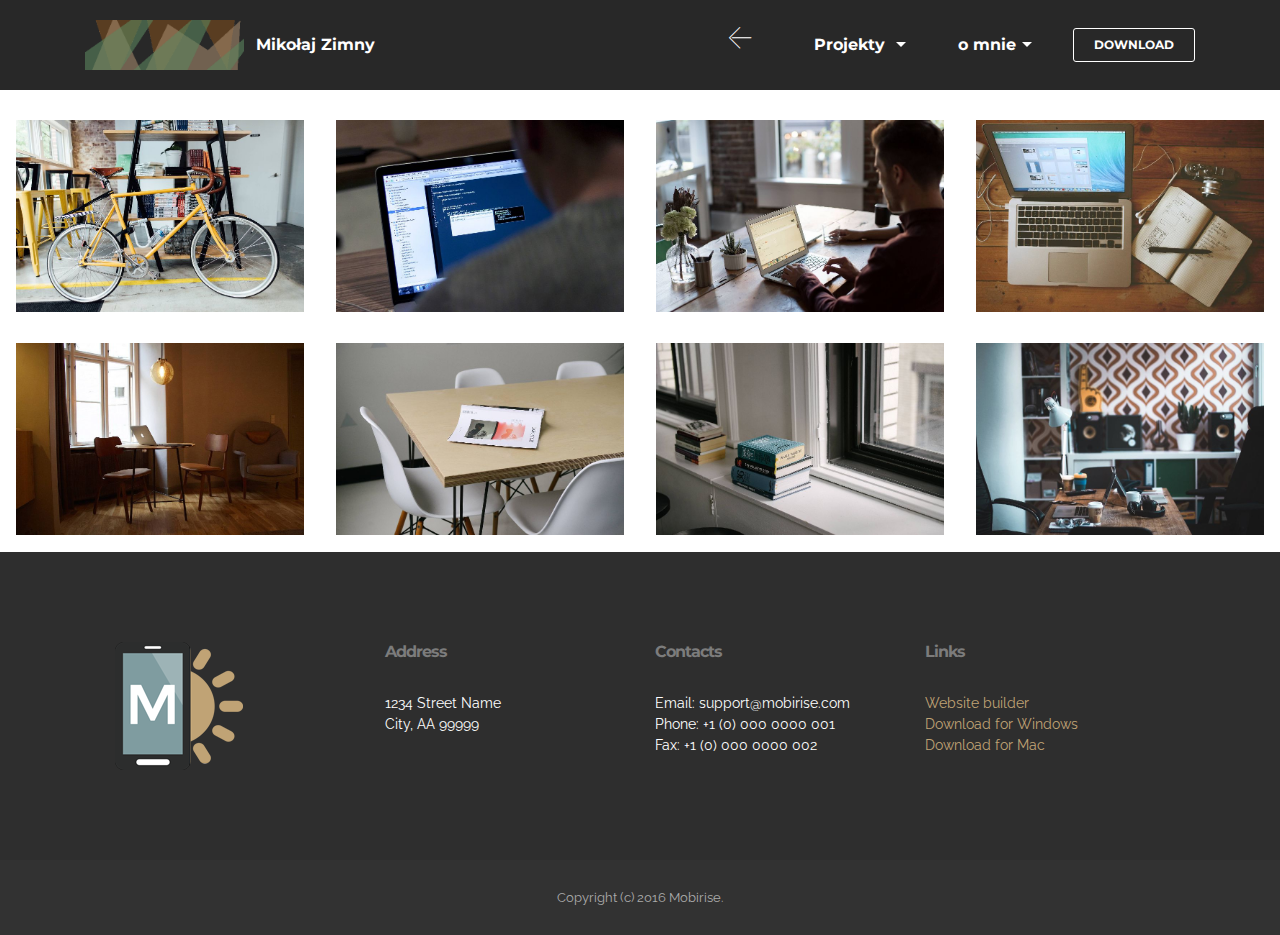
<file: wszystko.html>
<!DOCTYPE html>
<html>
<head>
  <!-- Site made with Mobirise Website Builder v3.12.1, https://mobirise.com -->
  <meta charset="UTF-8">
  <meta http-equiv="X-UA-Compatible" content="IE=edge">
  <meta name="generator" content="Mobirise v3.12.1, mobirise.com">
  <meta name="viewport" content="width=device-width, initial-scale=1">
  <link rel="shortcut icon" href="assets/images/ele-2-406x128.png" type="image/x-icon">
  <meta name="description" content="Website Generator Description">
  <title>Website Generator Title</title>
  <link rel="stylesheet" href="https://fonts.googleapis.com/css?family=Lora:400,700,400italic,700italic&amp;subset=latin">
  <link rel="stylesheet" href="https://fonts.googleapis.com/css?family=Montserrat:400,700">
  <link rel="stylesheet" href="https://fonts.googleapis.com/css?family=Raleway:100,100i,200,200i,300,300i,400,400i,500,500i,600,600i,700,700i,800,800i,900,900i">
  <link rel="stylesheet" href="assets/bootstrap-material-design-font/css/material.css">
  <link rel="stylesheet" href="assets/et-line-font-plugin/style.css">
  <link rel="stylesheet" href="assets/web/assets/mobirise-icons/mobirise-icons.css">
  <link rel="stylesheet" href="assets/tether/tether.min.css">
  <link rel="stylesheet" href="assets/bootstrap/css/bootstrap.min.css">
  <link rel="stylesheet" href="assets/dropdown/css/style.css">
  <link rel="stylesheet" href="assets/animate.css/animate.min.css">
  <link rel="stylesheet" href="assets/theme/css/style.css">
  <link rel="stylesheet" href="assets/mobirise-gallery/style.css">
  <link rel="stylesheet" href="assets/mobirise/css/mbr-additional.css" type="text/css">
  
  
  
</head>
<body>
<section id="menu-c">

    <nav class="navbar navbar-dropdown navbar-fixed-top">
        <div class="container">

            <div class="mbr-table">
                <div class="mbr-table-cell">

                    <div class="navbar-brand">
                        <a href="https://mobirise.com" class="navbar-logo"><img src="assets/images/ele-2-406x128.png" alt="Mobirise"></a>
                        <a class="navbar-caption" href="index.html">Mikołaj Zimny<br></a>
                    </div>

                </div>
                <div class="mbr-table-cell">

                    <button class="navbar-toggler pull-xs-right hidden-md-up" type="button" data-toggle="collapse" data-target="#exCollapsingNavbar">
                        <div class="hamburger-icon"></div>
                    </button>

                    <ul class="nav-dropdown collapse pull-xs-right nav navbar-nav navbar-toggleable-sm" id="exCollapsingNavbar"><li class="nav-item"><a class="nav-link link" href="index.html"><span class="mbri-left mbr-iconfont mbr-iconfont-btn" style="color: rgb(255, 255, 255);"></span></a></li><li class="nav-item dropdown open"><a class="nav-link link dropdown-toggle" data-toggle="dropdown-submenu" href="https://mobirise.com/" aria-expanded="true">Projekty&nbsp;</a><div class="dropdown-menu"><a class="dropdown-item" href="Artek.html">Artek</a><a class="dropdown-item" href="stolik.html">stolik 1</a><a class="dropdown-item" href="page3.html">stolik 2</a><div class="dropdown"><a class="dropdown-item dropdown-toggle" data-toggle="dropdown-submenu" href="https://mobirise.com/" aria-expanded="false">Trendy blocks</a><div class="dropdown-menu dropdown-submenu"><a class="dropdown-item" href="https://mobirise.com/">Image/content slider</a><a class="dropdown-item" href="https://mobirise.com/">Contact forms</a><a class="dropdown-item" href="https://mobirise.com/">Image gallery</a><a class="dropdown-item" href="https://mobirise.com/">Mobile menu</a><a class="dropdown-item" href="https://mobirise.com/">Google maps</a><a class="dropdown-item" href="https://mobirise.com/">Social buttons</a><a class="dropdown-item" href="https://mobirise.com/">Google fonts</a><a class="dropdown-item" href="https://mobirise.com/">Video background</a></div></div></div></li><li class="nav-item dropdown"><a class="nav-link link dropdown-toggle" data-toggle="dropdown-submenu" href="https://mobirise.com/" aria-expanded="false">o mnie</a><div class="dropdown-menu"><a class="dropdown-item" href="http://forums.mobirise.com/">Forum</a><a class="dropdown-item" href="https://mobirise.com/">Tutorials</a><a class="dropdown-item" href="https://mobirise.com/">Contact us</a></div></li><li class="nav-item nav-btn"><a class="nav-link btn btn-white btn-white-outline" href="https://mobirise.com/">DOWNLOAD</a></li></ul>
                    <button hidden="" class="navbar-toggler navbar-close" type="button" data-toggle="collapse" data-target="#exCollapsingNavbar">
                        <div class="close-icon"></div>
                    </button>

                </div>
            </div>

        </div>
    </nav>

</section>

<section class="engine"><a rel="external" href="https://mobirise.com">Mobirise Website Generator</a></section><section class="mbr-gallery mbr-section mbr-section-nopadding mbr-slider-carousel mbr-after-navbar" id="gallery4-d" data-filter="true" style="padding-top: 0rem; padding-bottom: 0rem;">
    <!-- Filter -->
    <div class="mbr-gallery-filter container gallery-filter-active">
        <ul>
            <li class="mbr-gallery-filter-all active">All</li>
        </ul>
    </div>

    <!-- Gallery -->
    <div class="mbr-gallery-row">
        <div class=" mbr-gallery-layout-default">
            <div>
                <div>
                    <div class="mbr-gallery-item mbr-gallery-item__mobirise3 mbr-gallery-item--p1" data-tags="Awesome" data-video-url="false">
                        <div href="#lb-gallery4-d" data-slide-to="0" data-toggle="modal">
                            
                            

                            <img alt="" src="assets/images/bike-small.jpg">
                            
                            <span class="icon-focus"></span>
                            
                        </div>
                    </div><div class="mbr-gallery-item mbr-gallery-item__mobirise3 mbr-gallery-item--p1" data-tags="Responsive" data-video-url="false">
                        <div href="#lb-gallery4-d" data-slide-to="1" data-toggle="modal">
                            
                            

                            <img alt="" src="assets/images/code-man-small.jpg">
                            
                            <span class="icon-focus"></span>
                            
                        </div>
                    </div><div class="mbr-gallery-item mbr-gallery-item__mobirise3 mbr-gallery-item--p1" data-tags="Creative" data-video-url="false">
                        <div href="#lb-gallery4-d" data-slide-to="2" data-toggle="modal">
                            
                            

                            <img alt="" src="assets/images/coworkers-small.jpg">
                            
                            <span class="icon-focus"></span>
                            
                        </div>
                    </div><div class="mbr-gallery-item mbr-gallery-item__mobirise3 mbr-gallery-item--p1" data-tags="Animated" data-video-url="false">
                        <div href="#lb-gallery4-d" data-slide-to="3" data-toggle="modal">
                            
                            

                            <img alt="" src="assets/images/desktop-small.jpg">
                            
                            <span class="icon-focus"></span>
                            
                        </div>
                    </div><div class="mbr-gallery-item mbr-gallery-item__mobirise3 mbr-gallery-item--p1" data-tags="Awesome" data-video-url="false">
                        <div href="#lb-gallery4-d" data-slide-to="4" data-toggle="modal">
                            
                            

                            <img alt="" src="assets/images/room-laptop-small.jpg">
                            
                            <span class="icon-focus"></span>
                            
                        </div>
                    </div><div class="mbr-gallery-item mbr-gallery-item__mobirise3 mbr-gallery-item--p1" data-tags="Beautiful" data-video-url="false">
                        <div href="#lb-gallery4-d" data-slide-to="5" data-toggle="modal">
                            
                            

                            <img alt="" src="assets/images/table-small.jpg">
                            
                            <span class="icon-focus"></span>
                            
                        </div>
                    </div><div class="mbr-gallery-item mbr-gallery-item__mobirise3 mbr-gallery-item--p1" data-tags="Responsive" data-video-url="false">
                        <div href="#lb-gallery4-d" data-slide-to="6" data-toggle="modal">
                            
                            

                            <img alt="" src="assets/images/windows-books-small.jpg">
                            
                            <span class="icon-focus"></span>
                            
                        </div>
                    </div><div class="mbr-gallery-item mbr-gallery-item__mobirise3 mbr-gallery-item--p1" data-tags="Animated" data-video-url="false">
                        <div href="#lb-gallery4-d" data-slide-to="7" data-toggle="modal">
                            
                            

                            <img alt="" src="assets/images/working-area-small.jpg">
                            
                            <span class="icon-focus"></span>
                            
                        </div>
                    </div>
                </div>
            </div>
            <div class="clearfix"></div>
        </div>
    </div>

    <!-- Lightbox -->
    <div data-app-prevent-settings="" class="mbr-slider modal fade carousel slide" tabindex="-1" data-keyboard="true" data-interval="false" id="lb-gallery4-d">
        <div class="modal-dialog">
            <div class="modal-content">
                <div class="modal-body">
                    <ol class="carousel-indicators">
                        <li data-app-prevent-settings="" data-target="#lb-gallery4-d" class=" active" data-slide-to="0"></li><li data-app-prevent-settings="" data-target="#lb-gallery4-d" data-slide-to="1"></li><li data-app-prevent-settings="" data-target="#lb-gallery4-d" data-slide-to="2"></li><li data-app-prevent-settings="" data-target="#lb-gallery4-d" data-slide-to="3"></li><li data-app-prevent-settings="" data-target="#lb-gallery4-d" data-slide-to="4"></li><li data-app-prevent-settings="" data-target="#lb-gallery4-d" data-slide-to="5"></li><li data-app-prevent-settings="" data-target="#lb-gallery4-d" data-slide-to="6"></li><li data-app-prevent-settings="" data-target="#lb-gallery4-d" data-slide-to="7"></li>
                    </ol>
                    <div class="carousel-inner">
                        <div class="carousel-item active">
                            <img alt="" src="assets/images/bike.jpg">
                        </div><div class="carousel-item">
                            <img alt="" src="assets/images/code-man.jpg">
                        </div><div class="carousel-item">
                            <img alt="" src="assets/images/coworkers.jpg">
                        </div><div class="carousel-item">
                            <img alt="" src="assets/images/desktop.jpg">
                        </div><div class="carousel-item">
                            <img alt="" src="assets/images/room-laptop.jpg">
                        </div><div class="carousel-item">
                            <img alt="" src="assets/images/table.jpg">
                        </div><div class="carousel-item">
                            <img alt="" src="assets/images/windows-books.jpg">
                        </div><div class="carousel-item">
                            <img alt="" src="assets/images/working-area.jpg">
                        </div>
                    </div>
                    <a class="left carousel-control" role="button" data-slide="prev" href="#lb-gallery4-d">
                        <span class="icon-prev" aria-hidden="true"></span>
                        <span class="sr-only">Previous</span>
                    </a>
                    <a class="right carousel-control" role="button" data-slide="next" href="#lb-gallery4-d">
                        <span class="icon-next" aria-hidden="true"></span>
                        <span class="sr-only">Next</span>
                    </a>

                    <a class="close" href="#" role="button" data-dismiss="modal">
                        <span aria-hidden="true">×</span>
                        <span class="sr-only">Close</span>
                    </a>
                </div>
            </div>
        </div>
    </div>
</section>

<section class="mbr-section mbr-section-md-padding mbr-footer footer1" id="contacts1-f" style="background-color: rgb(46, 46, 46); padding-top: 90px; padding-bottom: 90px;">
    
    <div class="container">
        <div class="row">
            <div class="mbr-footer-content col-xs-12 col-md-3">
                <div><img src="assets/images/logo.png"></div>
            </div>
            <div class="mbr-footer-content col-xs-12 col-md-3">
                <p><strong>Address</strong><br>
1234 Street Name<br>
City, AA 99999</p>
            </div>
            <div class="mbr-footer-content col-xs-12 col-md-3">
                <p><strong>Contacts</strong><br>
Email: support@mobirise.com<br>
Phone: +1 (0) 000 0000 001<br>
Fax: +1 (0) 000 0000 002</p>
            </div>
            <div class="mbr-footer-content col-xs-12 col-md-3">
                <p><strong>Links</strong><br>
<a class="text-primary" href="https://mobirise.com/">Website builder</a><br>
<a class="text-primary" href="https://mobirise.com/mobirise-free-win.zip">Download for Windows</a><br>
<a class="text-primary" href="https://mobirise.com/mobirise-free-mac.zip">Download for Mac</a></p>
            </div>

        </div>
    </div>
</section>

<footer class="mbr-small-footer mbr-section mbr-section-nopadding" id="footer1-e" style="background-color: rgb(50, 50, 50); padding-top: 1.75rem; padding-bottom: 1.75rem;">
    
    <div class="container">
        <p class="text-xs-center">Copyright (c) 2016 Mobirise.</p>
    </div>
</footer>


  <script src="assets/web/assets/jquery/jquery.min.js"></script>
  <script src="assets/tether/tether.min.js"></script>
  <script src="assets/bootstrap/js/bootstrap.min.js"></script>
  <script src="assets/smooth-scroll/smooth-scroll.js"></script>
  <script src="assets/dropdown/js/script.min.js"></script>
  <script src="assets/touch-swipe/jquery.touch-swipe.min.js"></script>
  <script src="assets/viewport-checker/jquery.viewportchecker.js"></script>
  <script src="assets/masonry/masonry.pkgd.min.js"></script>
  <script src="assets/imagesloaded/imagesloaded.pkgd.min.js"></script>
  <script src="assets/bootstrap-carousel-swipe/bootstrap-carousel-swipe.js"></script>
  <script src="assets/theme/js/script.js"></script>
  <script src="assets/mobirise-gallery/player.min.js"></script>
  <script src="assets/mobirise-gallery/script.js"></script>
  
  
  <input name="animation" type="hidden">
  </body>
</html>
</file>
<file: assets/bootstrap-material-design-font/css/material.css>
@font-face {
  font-family: 'Material-Design-Icons';
  src: url('../fonts/Material-Design-Icons.eot?3ocs8m');
  src: url('../fonts/Material-Design-Icons.eot?#iefix3ocs8m') format('embedded-opentype'), url('../fonts/Material-Design-Icons.woff?3ocs8m') format('woff'), url('../fonts/Material-Design-Icons.ttf?3ocs8m') format('truetype'), url('../fonts/Material-Design-Icons.svg?3ocs8m#Material-Design-Icons') format('svg');
  font-weight: normal;
  font-style: normal;
}
[class^="mdi-"],
[class*="mdi-"] {
  speak: none;
  display: inline-block;
  font-style: normal;
  font-variant:normal;
  font-weight:normal;
  /*font-size:24px;*/
  line-height:1;
  font-family:'Material-Design-Icons' !important;
  text-rendering: auto;
  
  -webkit-font-smoothing: antialiased;
  -moz-osx-font-smoothing: grayscale;
  -webkit-transform: translate(0, 0);
      -ms-transform: translate(0, 0);
          transform: translate(0, 0);
}
[class^="mdi-"]:before,
[class*="mdi-"]:before {
  display: inline-block;
  speak: none;
  text-decoration: inherit;
}
[class^="mdi-"].pull-left,
[class*="mdi-"].pull-left {
  margin-right: .3em;
}
[class^="mdi-"].pull-right,
[class*="mdi-"].pull-right {
  margin-left: .3em;
}
[class^="mdi-"].mdi-lg:before,
[class*="mdi-"].mdi-lg:before,
[class^="mdi-"].mdi-lg:after,
[class*="mdi-"].mdi-lg:after {
  font-size: 1.33333333em;
  line-height: 0.75em;
  vertical-align: -15%;
}
[class^="mdi-"].mdi-2x:before,
[class*="mdi-"].mdi-2x:before,
[class^="mdi-"].mdi-2x:after,
[class*="mdi-"].mdi-2x:after {
  font-size: 2em;
}
[class^="mdi-"].mdi-3x:before,
[class*="mdi-"].mdi-3x:before,
[class^="mdi-"].mdi-3x:after,
[class*="mdi-"].mdi-3x:after {
  font-size: 3em;
}
[class^="mdi-"].mdi-4x:before,
[class*="mdi-"].mdi-4x:before,
[class^="mdi-"].mdi-4x:after,
[class*="mdi-"].mdi-4x:after {
  font-size: 4em;
}
[class^="mdi-"].mdi-5x:before,
[class*="mdi-"].mdi-5x:before,
[class^="mdi-"].mdi-5x:after,
[class*="mdi-"].mdi-5x:after {
  font-size: 5em;
}
[class^="mdi-device-signal-cellular-"]:after,
[class^="mdi-device-battery-"]:after,
[class^="mdi-device-battery-charging-"]:after,
[class^="mdi-device-signal-cellular-connected-no-internet-"]:after,
[class^="mdi-device-signal-wifi-"]:after,
[class^="mdi-device-signal-wifi-statusbar-not-connected"]:after,
.mdi-device-network-wifi:after {
  opacity: .3;
  position: absolute;
  left: 0;
  top: 0;
  z-index: 1;
  display: inline-block;
  speak: none;
  text-decoration: inherit;
}
[class^="mdi-device-signal-cellular-"]:after {
  content: "\e758";
}
[class^="mdi-device-battery-"]:after {
  content: "\e735";
}
[class^="mdi-device-battery-charging-"]:after {
  content: "\e733";
}
[class^="mdi-device-signal-cellular-connected-no-internet-"]:after {
  content: "\e75d";
}
[class^="mdi-device-signal-wifi-"]:after,
.mdi-device-network-wifi:after {
  content: "\e765";
}
[class^="mdi-device-signal-wifi-statusbasr-not-connected"]:after {
  content: "\e8f7";
}
.mdi-device-signal-cellular-off:after,
.mdi-device-signal-cellular-null:after,
.mdi-device-signal-cellular-no-sim:after,
.mdi-device-signal-wifi-off:after,
.mdi-device-signal-wifi-4-bar:after,
.mdi-device-signal-cellular-4-bar:after,
.mdi-device-battery-alert:after,
.mdi-device-signal-cellular-connected-no-internet-4-bar:after,
.mdi-device-battery-std:after,
.mdi-device-battery-full .mdi-device-battery-unknown:after {
  content: "";
}
.mdi-fw {
  width: 1.28571429em;
  text-align: center;
}
.mdi-ul {
  padding-left: 0;
  margin-left: 2.14285714em;
  list-style-type: none;
}
.mdi-ul > li {
  position: relative;
}
.mdi-li {
  position: absolute;
  left: -2.14285714em;
  width: 2.14285714em;
  top: 0.14285714em;
  text-align: center;
}
.mdi-li.mdi-lg {
  left: -1.85714286em;
}
.mdi-border {
  padding: .2em .25em .15em;
  border: solid 0.08em #eeeeee;
  border-radius: .1em;
}
.mdi-spin {
  -webkit-animation: mdi-spin 2s infinite linear;
  animation: mdi-spin 2s infinite linear;
  -webkit-transform-origin: 50% 50%;
  -ms-transform-origin: 50% 50%;
      transform-origin: 50% 50%;
}
.mdi-pulse {
  -webkit-animation: mdi-spin 1s steps(8) infinite;
  animation: mdi-spin 1s steps(8) infinite;
  -webkit-transform-origin: 50% 50%;
  -ms-transform-origin: 50% 50%;
      transform-origin: 50% 50%;
}
@-webkit-keyframes mdi-spin {
  0% {
    -webkit-transform: rotate(0deg);
    transform: rotate(0deg);
  }
  100% {
    -webkit-transform: rotate(359deg);
    transform: rotate(359deg);
  }
}
@keyframes mdi-spin {
  0% {
    -webkit-transform: rotate(0deg);
    transform: rotate(0deg);
  }
  100% {
    -webkit-transform: rotate(359deg);
    transform: rotate(359deg);
  }
}
.mdi-rotate-90 {
  filter: progid:DXImageTransform.Microsoft.BasicImage(rotation=1);
  -webkit-transform: rotate(90deg);
  -ms-transform: rotate(90deg);
  transform: rotate(90deg);
}
.mdi-rotate-180 {
  filter: progid:DXImageTransform.Microsoft.BasicImage(rotation=2);
  -webkit-transform: rotate(180deg);
  -ms-transform: rotate(180deg);
  transform: rotate(180deg);
}
.mdi-rotate-270 {
  filter: progid:DXImageTransform.Microsoft.BasicImage(rotation=3);
  -webkit-transform: rotate(270deg);
  -ms-transform: rotate(270deg);
  transform: rotate(270deg);
}
.mdi-flip-horizontal {
  filter: progid:DXImageTransform.Microsoft.BasicImage(rotation=0, mirror=1);
  -webkit-transform: scale(-1, 1);
  -ms-transform: scale(-1, 1);
  transform: scale(-1, 1);
}
.mdi-flip-vertical {
  filter: progid:DXImageTransform.Microsoft.BasicImage(rotation=2, mirror=1);
  -webkit-transform: scale(1, -1);
  -ms-transform: scale(1, -1);
  transform: scale(1, -1);
}
:root .mdi-rotate-90,
:root .mdi-rotate-180,
:root .mdi-rotate-270,
:root .mdi-flip-horizontal,
:root .mdi-flip-vertical {
  -webkit-filter: none;
          filter: none;
}
.mdi-stack {
  position: relative;
  display: inline-block;
  width: 2em;
  height: 2em;
  line-height: 2em;
  vertical-align: middle;
}
.mdi-stack-1x,
.mdi-stack-2x {
  position: absolute;
  left: 0;
  width: 100%;
  text-align: center;
}
.mdi-stack-1x {
  line-height: inherit;
}
.mdi-stack-2x {
  font-size: 2em;
}
.mdi-inverse {
  color: #ffffff;
}
/* Start Icons */
.mdi-action-3d-rotation:before {
  content: "\e600";
}
.mdi-action-accessibility:before {
  content: "\e601";
}
.mdi-action-account-balance-wallet:before {
  content: "\e602";
}
.mdi-action-account-balance:before {
  content: "\e603";
}
.mdi-action-account-box:before {
  content: "\e604";
}
.mdi-action-account-child:before {
  content: "\e605";
}
.mdi-action-account-circle:before {
  content: "\e606";
}
.mdi-action-add-shopping-cart:before {
  content: "\e607";
}
.mdi-action-alarm-add:before {
  content: "\e608";
}
.mdi-action-alarm-off:before {
  content: "\e609";
}
.mdi-action-alarm-on:before {
  content: "\e60a";
}
.mdi-action-alarm:before {
  content: "\e60b";
}
.mdi-action-android:before {
  content: "\e60c";
}
.mdi-action-announcement:before {
  content: "\e60d";
}
.mdi-action-aspect-ratio:before {
  content: "\e60e";
}
.mdi-action-assessment:before {
  content: "\e60f";
}
.mdi-action-assignment-ind:before {
  content: "\e610";
}
.mdi-action-assignment-late:before {
  content: "\e611";
}
.mdi-action-assignment-return:before {
  content: "\e612";
}
.mdi-action-assignment-returned:before {
  content: "\e613";
}
.mdi-action-assignment-turned-in:before {
  content: "\e614";
}
.mdi-action-assignment:before {
  content: "\e615";
}
.mdi-action-autorenew:before {
  content: "\e616";
}
.mdi-action-backup:before {
  content: "\e617";
}
.mdi-action-book:before {
  content: "\e618";
}
.mdi-action-bookmark-outline:before {
  content: "\e619";
}
.mdi-action-bookmark:before {
  content: "\e61a";
}
.mdi-action-bug-report:before {
  content: "\e61b";
}
.mdi-action-cached:before {
  content: "\e61c";
}
.mdi-action-check-circle:before {
  content: "\e61d";
}
.mdi-action-class:before {
  content: "\e61e";
}
.mdi-action-credit-card:before {
  content: "\e61f";
}
.mdi-action-dashboard:before {
  content: "\e620";
}
.mdi-action-delete:before {
  content: "\e621";
}
.mdi-action-description:before {
  content: "\e622";
}
.mdi-action-dns:before {
  content: "\e623";
}
.mdi-action-done-all:before {
  content: "\e624";
}
.mdi-action-done:before {
  content: "\e625";
}
.mdi-action-event:before {
  content: "\e626";
}
.mdi-action-exit-to-app:before {
  content: "\e627";
}
.mdi-action-explore:before {
  content: "\e628";
}
.mdi-action-extension:before {
  content: "\e629";
}
.mdi-action-face-unlock:before {
  content: "\e62a";
}
.mdi-action-favorite-outline:before {
  content: "\e62b";
}
.mdi-action-favorite:before {
  content: "\e62c";
}
.mdi-action-find-in-page:before {
  content: "\e62d";
}
.mdi-action-find-replace:before {
  content: "\e62e";
}
.mdi-action-flip-to-back:before {
  content: "\e62f";
}
.mdi-action-flip-to-front:before {
  content: "\e630";
}
.mdi-action-get-app:before {
  content: "\e631";
}
.mdi-action-grade:before {
  content: "\e632";
}
.mdi-action-group-work:before {
  content: "\e633";
}
.mdi-action-help:before {
  content: "\e634";
}
.mdi-action-highlight-remove:before {
  content: "\e635";
}
.mdi-action-history:before {
  content: "\e636";
}
.mdi-action-home:before {
  content: "\e637";
}
.mdi-action-https:before {
  content: "\e638";
}
.mdi-action-info-outline:before {
  content: "\e639";
}
.mdi-action-info:before {
  content: "\e63a";
}
.mdi-action-input:before {
  content: "\e63b";
}
.mdi-action-invert-colors:before {
  content: "\e63c";
}
.mdi-action-label-outline:before {
  content: "\e63d";
}
.mdi-action-label:before {
  content: "\e63e";
}
.mdi-action-language:before {
  content: "\e63f";
}
.mdi-action-launch:before {
  content: "\e640";
}
.mdi-action-list:before {
  content: "\e641";
}
.mdi-action-lock-open:before {
  content: "\e642";
}
.mdi-action-lock-outline:before {
  content: "\e643";
}
.mdi-action-lock:before {
  content: "\e644";
}
.mdi-action-loyalty:before {
  content: "\e645";
}
.mdi-action-markunread-mailbox:before {
  content: "\e646";
}
.mdi-action-note-add:before {
  content: "\e647";
}
.mdi-action-open-in-browser:before {
  content: "\e648";
}
.mdi-action-open-in-new:before {
  content: "\e649";
}
.mdi-action-open-with:before {
  content: "\e64a";
}
.mdi-action-pageview:before {
  content: "\e64b";
}
.mdi-action-payment:before {
  content: "\e64c";
}
.mdi-action-perm-camera-mic:before {
  content: "\e64d";
}
.mdi-action-perm-contact-cal:before {
  content: "\e64e";
}
.mdi-action-perm-data-setting:before {
  content: "\e64f";
}
.mdi-action-perm-device-info:before {
  content: "\e650";
}
.mdi-action-perm-identity:before {
  content: "\e651";
}
.mdi-action-perm-media:before {
  content: "\e652";
}
.mdi-action-perm-phone-msg:before {
  content: "\e653";
}
.mdi-action-perm-scan-wifi:before {
  content: "\e654";
}
.mdi-action-picture-in-picture:before {
  content: "\e655";
}
.mdi-action-polymer:before {
  content: "\e656";
}
.mdi-action-print:before {
  content: "\e657";
}
.mdi-action-query-builder:before {
  content: "\e658";
}
.mdi-action-question-answer:before {
  content: "\e659";
}
.mdi-action-receipt:before {
  content: "\e65a";
}
.mdi-action-redeem:before {
  content: "\e65b";
}
.mdi-action-reorder:before {
  content: "\e65c";
}
.mdi-action-report-problem:before {
  content: "\e65d";
}
.mdi-action-restore:before {
  content: "\e65e";
}
.mdi-action-room:before {
  content: "\e65f";
}
.mdi-action-schedule:before {
  content: "\e660";
}
.mdi-action-search:before {
  content: "\e661";
}
.mdi-action-settings-applications:before {
  content: "\e662";
}
.mdi-action-settings-backup-restore:before {
  content: "\e663";
}
.mdi-action-settings-bluetooth:before {
  content: "\e664";
}
.mdi-action-settings-cell:before {
  content: "\e665";
}
.mdi-action-settings-display:before {
  content: "\e666";
}
.mdi-action-settings-ethernet:before {
  content: "\e667";
}
.mdi-action-settings-input-antenna:before {
  content: "\e668";
}
.mdi-action-settings-input-component:before {
  content: "\e669";
}
.mdi-action-settings-input-composite:before {
  content: "\e66a";
}
.mdi-action-settings-input-hdmi:before {
  content: "\e66b";
}
.mdi-action-settings-input-svideo:before {
  content: "\e66c";
}
.mdi-action-settings-overscan:before {
  content: "\e66d";
}
.mdi-action-settings-phone:before {
  content: "\e66e";
}
.mdi-action-settings-power:before {
  content: "\e66f";
}
.mdi-action-settings-remote:before {
  content: "\e670";
}
.mdi-action-settings-voice:before {
  content: "\e671";
}
.mdi-action-settings:before {
  content: "\e672";
}
.mdi-action-shop-two:before {
  content: "\e673";
}
.mdi-action-shop:before {
  content: "\e674";
}
.mdi-action-shopping-basket:before {
  content: "\e675";
}
.mdi-action-shopping-cart:before {
  content: "\e676";
}
.mdi-action-speaker-notes:before {
  content: "\e677";
}
.mdi-action-spellcheck:before {
  content: "\e678";
}
.mdi-action-star-rate:before {
  content: "\e679";
}
.mdi-action-stars:before {
  content: "\e67a";
}
.mdi-action-store:before {
  content: "\e67b";
}
.mdi-action-subject:before {
  content: "\e67c";
}
.mdi-action-supervisor-account:before {
  content: "\e67d";
}
.mdi-action-swap-horiz:before {
  content: "\e67e";
}
.mdi-action-swap-vert-circle:before {
  content: "\e67f";
}
.mdi-action-swap-vert:before {
  content: "\e680";
}
.mdi-action-system-update-tv:before {
  content: "\e681";
}
.mdi-action-tab-unselected:before {
  content: "\e682";
}
.mdi-action-tab:before {
  content: "\e683";
}
.mdi-action-theaters:before {
  content: "\e684";
}
.mdi-action-thumb-down:before {
  content: "\e685";
}
.mdi-action-thumb-up:before {
  content: "\e686";
}
.mdi-action-thumbs-up-down:before {
  content: "\e687";
}
.mdi-action-toc:before {
  content: "\e688";
}
.mdi-action-today:before {
  content: "\e689";
}
.mdi-action-track-changes:before {
  content: "\e68a";
}
.mdi-action-translate:before {
  content: "\e68b";
}
.mdi-action-trending-down:before {
  content: "\e68c";
}
.mdi-action-trending-neutral:before {
  content: "\e68d";
}
.mdi-action-trending-up:before {
  content: "\e68e";
}
.mdi-action-turned-in-not:before {
  content: "\e68f";
}
.mdi-action-turned-in:before {
  content: "\e690";
}
.mdi-action-verified-user:before {
  content: "\e691";
}
.mdi-action-view-agenda:before {
  content: "\e692";
}
.mdi-action-view-array:before {
  content: "\e693";
}
.mdi-action-view-carousel:before {
  content: "\e694";
}
.mdi-action-view-column:before {
  content: "\e695";
}
.mdi-action-view-day:before {
  content: "\e696";
}
.mdi-action-view-headline:before {
  content: "\e697";
}
.mdi-action-view-list:before {
  content: "\e698";
}
.mdi-action-view-module:before {
  content: "\e699";
}
.mdi-action-view-quilt:before {
  content: "\e69a";
}
.mdi-action-view-stream:before {
  content: "\e69b";
}
.mdi-action-view-week:before {
  content: "\e69c";
}
.mdi-action-visibility-off:before {
  content: "\e69d";
}
.mdi-action-visibility:before {
  content: "\e69e";
}
.mdi-action-wallet-giftcard:before {
  content: "\e69f";
}
.mdi-action-wallet-membership:before {
  content: "\e6a0";
}
.mdi-action-wallet-travel:before {
  content: "\e6a1";
}
.mdi-action-work:before {
  content: "\e6a2";
}
.mdi-alert-error:before {
  content: "\e6a3";
}
.mdi-alert-warning:before {
  content: "\e6a4";
}
.mdi-av-album:before {
  content: "\e6a5";
}
.mdi-av-closed-caption:before {
  content: "\e6a6";
}
.mdi-av-equalizer:before {
  content: "\e6a7";
}
.mdi-av-explicit:before {
  content: "\e6a8";
}
.mdi-av-fast-forward:before {
  content: "\e6a9";
}
.mdi-av-fast-rewind:before {
  content: "\e6aa";
}
.mdi-av-games:before {
  content: "\e6ab";
}
.mdi-av-hearing:before {
  content: "\e6ac";
}
.mdi-av-high-quality:before {
  content: "\e6ad";
}
.mdi-av-loop:before {
  content: "\e6ae";
}
.mdi-av-mic-none:before {
  content: "\e6af";
}
.mdi-av-mic-off:before {
  content: "\e6b0";
}
.mdi-av-mic:before {
  content: "\e6b1";
}
.mdi-av-movie:before {
  content: "\e6b2";
}
.mdi-av-my-library-add:before {
  content: "\e6b3";
}
.mdi-av-my-library-books:before {
  content: "\e6b4";
}
.mdi-av-my-library-music:before {
  content: "\e6b5";
}
.mdi-av-new-releases:before {
  content: "\e6b6";
}
.mdi-av-not-interested:before {
  content: "\e6b7";
}
.mdi-av-pause-circle-fill:before {
  content: "\e6b8";
}
.mdi-av-pause-circle-outline:before {
  content: "\e6b9";
}
.mdi-av-pause:before {
  content: "\e6ba";
}
.mdi-av-play-arrow:before {
  content: "\e6bb";
}
.mdi-av-play-circle-fill:before {
  content: "\e6bc";
}
.mdi-av-play-circle-outline:before {
  content: "\e6bd";
}
.mdi-av-play-shopping-bag:before {
  content: "\e6be";
}
.mdi-av-playlist-add:before {
  content: "\e6bf";
}
.mdi-av-queue-music:before {
  content: "\e6c0";
}
.mdi-av-queue:before {
  content: "\e6c1";
}
.mdi-av-radio:before {
  content: "\e6c2";
}
.mdi-av-recent-actors:before {
  content: "\e6c3";
}
.mdi-av-repeat-one:before {
  content: "\e6c4";
}
.mdi-av-repeat:before {
  content: "\e6c5";
}
.mdi-av-replay:before {
  content: "\e6c6";
}
.mdi-av-shuffle:before {
  content: "\e6c7";
}
.mdi-av-skip-next:before {
  content: "\e6c8";
}
.mdi-av-skip-previous:before {
  content: "\e6c9";
}
.mdi-av-snooze:before {
  content: "\e6ca";
}
.mdi-av-stop:before {
  content: "\e6cb";
}
.mdi-av-subtitles:before {
  content: "\e6cc";
}
.mdi-av-surround-sound:before {
  content: "\e6cd";
}
.mdi-av-timer:before {
  content: "\e6ce";
}
.mdi-av-video-collection:before {
  content: "\e6cf";
}
.mdi-av-videocam-off:before {
  content: "\e6d0";
}
.mdi-av-videocam:before {
  content: "\e6d1";
}
.mdi-av-volume-down:before {
  content: "\e6d2";
}
.mdi-av-volume-mute:before {
  content: "\e6d3";
}
.mdi-av-volume-off:before {
  content: "\e6d4";
}
.mdi-av-volume-up:before {
  content: "\e6d5";
}
.mdi-av-web:before {
  content: "\e6d6";
}
.mdi-communication-business:before {
  content: "\e6d7";
}
.mdi-communication-call-end:before {
  content: "\e6d8";
}
.mdi-communication-call-made:before {
  content: "\e6d9";
}
.mdi-communication-call-merge:before {
  content: "\e6da";
}
.mdi-communication-call-missed:before {
  content: "\e6db";
}
.mdi-communication-call-received:before {
  content: "\e6dc";
}
.mdi-communication-call-split:before {
  content: "\e6dd";
}
.mdi-communication-call:before {
  content: "\e6de";
}
.mdi-communication-chat:before {
  content: "\e6df";
}
.mdi-communication-clear-all:before {
  content: "\e6e0";
}
.mdi-communication-comment:before {
  content: "\e6e1";
}
.mdi-communication-contacts:before {
  content: "\e6e2";
}
.mdi-communication-dialer-sip:before {
  content: "\e6e3";
}
.mdi-communication-dialpad:before {
  content: "\e6e4";
}
.mdi-communication-dnd-on:before {
  content: "\e6e5";
}
.mdi-communication-email:before {
  content: "\e6e6";
}
.mdi-communication-forum:before {
  content: "\e6e7";
}
.mdi-communication-import-export:before {
  content: "\e6e8";
}
.mdi-communication-invert-colors-off:before {
  content: "\e6e9";
}
.mdi-communication-invert-colors-on:before {
  content: "\e6ea";
}
.mdi-communication-live-help:before {
  content: "\e6eb";
}
.mdi-communication-location-off:before {
  content: "\e6ec";
}
.mdi-communication-location-on:before {
  content: "\e6ed";
}
.mdi-communication-message:before {
  content: "\e6ee";
}
.mdi-communication-messenger:before {
  content: "\e6ef";
}
.mdi-communication-no-sim:before {
  content: "\e6f0";
}
.mdi-communication-phone:before {
  content: "\e6f1";
}
.mdi-communication-portable-wifi-off:before {
  content: "\e6f2";
}
.mdi-communication-quick-contacts-dialer:before {
  content: "\e6f3";
}
.mdi-communication-quick-contacts-mail:before {
  content: "\e6f4";
}
.mdi-communication-ring-volume:before {
  content: "\e6f5";
}
.mdi-communication-stay-current-landscape:before {
  content: "\e6f6";
}
.mdi-communication-stay-current-portrait:before {
  content: "\e6f7";
}
.mdi-communication-stay-primary-landscape:before {
  content: "\e6f8";
}
.mdi-communication-stay-primary-portrait:before {
  content: "\e6f9";
}
.mdi-communication-swap-calls:before {
  content: "\e6fa";
}
.mdi-communication-textsms:before {
  content: "\e6fb";
}
.mdi-communication-voicemail:before {
  content: "\e6fc";
}
.mdi-communication-vpn-key:before {
  content: "\e6fd";
}
.mdi-content-add-box:before {
  content: "\e6fe";
}
.mdi-content-add-circle-outline:before {
  content: "\e6ff";
}
.mdi-content-add-circle:before {
  content: "\e700";
}
.mdi-content-add:before {
  content: "\e701";
}
.mdi-content-archive:before {
  content: "\e702";
}
.mdi-content-backspace:before {
  content: "\e703";
}
.mdi-content-block:before {
  content: "\e704";
}
.mdi-content-clear:before {
  content: "\e705";
}
.mdi-content-content-copy:before {
  content: "\e706";
}
.mdi-content-content-cut:before {
  content: "\e707";
}
.mdi-content-content-paste:before {
  content: "\e708";
}
.mdi-content-create:before {
  content: "\e709";
}
.mdi-content-drafts:before {
  content: "\e70a";
}
.mdi-content-filter-list:before {
  content: "\e70b";
}
.mdi-content-flag:before {
  content: "\e70c";
}
.mdi-content-forward:before {
  content: "\e70d";
}
.mdi-content-gesture:before {
  content: "\e70e";
}
.mdi-content-inbox:before {
  content: "\e70f";
}
.mdi-content-link:before {
  content: "\e710";
}
.mdi-content-mail:before {
  content: "\e711";
}
.mdi-content-markunread:before {
  content: "\e712";
}
.mdi-content-redo:before {
  content: "\e713";
}
.mdi-content-remove-circle-outline:before {
  content: "\e714";
}
.mdi-content-remove-circle:before {
  content: "\e715";
}
.mdi-content-remove:before {
  content: "\e716";
}
.mdi-content-reply-all:before {
  content: "\e717";
}
.mdi-content-reply:before {
  content: "\e718";
}
.mdi-content-report:before {
  content: "\e719";
}
.mdi-content-save:before {
  content: "\e71a";
}
.mdi-content-select-all:before {
  content: "\e71b";
}
.mdi-content-send:before {
  content: "\e71c";
}
.mdi-content-sort:before {
  content: "\e71d";
}
.mdi-content-text-format:before {
  content: "\e71e";
}
.mdi-content-undo:before {
  content: "\e71f";
}
.mdi-editor-attach-file:before {
  content: "\e776";
}
.mdi-editor-attach-money:before {
  content: "\e777";
}
.mdi-editor-border-all:before {
  content: "\e778";
}
.mdi-editor-border-bottom:before {
  content: "\e779";
}
.mdi-editor-border-clear:before {
  content: "\e77a";
}
.mdi-editor-border-color:before {
  content: "\e77b";
}
.mdi-editor-border-horizontal:before {
  content: "\e77c";
}
.mdi-editor-border-inner:before {
  content: "\e77d";
}
.mdi-editor-border-left:before {
  content: "\e77e";
}
.mdi-editor-border-outer:before {
  content: "\e77f";
}
.mdi-editor-border-right:before {
  content: "\e780";
}
.mdi-editor-border-style:before {
  content: "\e781";
}
.mdi-editor-border-top:before {
  content: "\e782";
}
.mdi-editor-border-vertical:before {
  content: "\e783";
}
.mdi-editor-format-align-center:before {
  content: "\e784";
}
.mdi-editor-format-align-justify:before {
  content: "\e785";
}
.mdi-editor-format-align-left:before {
  content: "\e786";
}
.mdi-editor-format-align-right:before {
  content: "\e787";
}
.mdi-editor-format-bold:before {
  content: "\e788";
}
.mdi-editor-format-clear:before {
  content: "\e789";
}
.mdi-editor-format-color-fill:before {
  content: "\e78a";
}
.mdi-editor-format-color-reset:before {
  content: "\e78b";
}
.mdi-editor-format-color-text:before {
  content: "\e78c";
}
.mdi-editor-format-indent-decrease:before {
  content: "\e78d";
}
.mdi-editor-format-indent-increase:before {
  content: "\e78e";
}
.mdi-editor-format-italic:before {
  content: "\e78f";
}
.mdi-editor-format-line-spacing:before {
  content: "\e790";
}
.mdi-editor-format-list-bulleted:before {
  content: "\e791";
}
.mdi-editor-format-list-numbered:before {
  content: "\e792";
}
.mdi-editor-format-paint:before {
  content: "\e793";
}
.mdi-editor-format-quote:before {
  content: "\e794";
}
.mdi-editor-format-size:before {
  content: "\e795";
}
.mdi-editor-format-strikethrough:before {
  content: "\e796";
}
.mdi-editor-format-textdirection-l-to-r:before {
  content: "\e797";
}
.mdi-editor-format-textdirection-r-to-l:before {
  content: "\e798";
}
.mdi-editor-format-underline:before {
  content: "\e799";
}
.mdi-editor-functions:before {
  content: "\e79a";
}
.mdi-editor-insert-chart:before {
  content: "\e79b";
}
.mdi-editor-insert-comment:before {
  content: "\e79c";
}
.mdi-editor-insert-drive-file:before {
  content: "\e79d";
}
.mdi-editor-insert-emoticon:before {
  content: "\e79e";
}
.mdi-editor-insert-invitation:before {
  content: "\e79f";
}
.mdi-editor-insert-link:before {
  content: "\e7a0";
}
.mdi-editor-insert-photo:before {
  content: "\e7a1";
}
.mdi-editor-merge-type:before {
  content: "\e7a2";
}
.mdi-editor-mode-comment:before {
  content: "\e7a3";
}
.mdi-editor-mode-edit:before {
  content: "\e7a4";
}
.mdi-editor-publish:before {
  content: "\e7a5";
}
.mdi-editor-vertical-align-bottom:before {
  content: "\e7a6";
}
.mdi-editor-vertical-align-center:before {
  content: "\e7a7";
}
.mdi-editor-vertical-align-top:before {
  content: "\e7a8";
}
.mdi-editor-wrap-text:before {
  content: "\e7a9";
}
.mdi-file-attachment:before {
  content: "\e7aa";
}
.mdi-file-cloud-circle:before {
  content: "\e7ab";
}
.mdi-file-cloud-done:before {
  content: "\e7ac";
}
.mdi-file-cloud-download:before {
  content: "\e7ad";
}
.mdi-file-cloud-off:before {
  content: "\e7ae";
}
.mdi-file-cloud-queue:before {
  content: "\e7af";
}
.mdi-file-cloud-upload:before {
  content: "\e7b0";
}
.mdi-file-cloud:before {
  content: "\e7b1";
}
.mdi-file-file-download:before {
  content: "\e7b2";
}
.mdi-file-file-upload:before {
  content: "\e7b3";
}
.mdi-file-folder-open:before {
  content: "\e7b4";
}
.mdi-file-folder-shared:before {
  content: "\e7b5";
}
.mdi-file-folder:before {
  content: "\e7b6";
}
.mdi-device-access-alarm:before {
  content: "\e720";
}
.mdi-device-access-alarms:before {
  content: "\e721";
}
.mdi-device-access-time:before {
  content: "\e722";
}
.mdi-device-add-alarm:before {
  content: "\e723";
}
.mdi-device-airplanemode-off:before {
  content: "\e724";
}
.mdi-device-airplanemode-on:before {
  content: "\e725";
}
.mdi-device-battery-20:before {
  content: "\e726";
}
.mdi-device-battery-30:before {
  content: "\e727";
}
.mdi-device-battery-50:before {
  content: "\e728";
}
.mdi-device-battery-60:before {
  content: "\e729";
}
.mdi-device-battery-80:before {
  content: "\e72a";
}
.mdi-device-battery-90:before {
  content: "\e72b";
}
.mdi-device-battery-alert:before {
  content: "\e72c";
}
.mdi-device-battery-charging-20:before {
  content: "\e72d";
}
.mdi-device-battery-charging-30:before {
  content: "\e72e";
}
.mdi-device-battery-charging-50:before {
  content: "\e72f";
}
.mdi-device-battery-charging-60:before {
  content: "\e730";
}
.mdi-device-battery-charging-80:before {
  content: "\e731";
}
.mdi-device-battery-charging-90:before {
  content: "\e732";
}
.mdi-device-battery-charging-full:before {
  content: "\e733";
}
.mdi-device-battery-full:before {
  content: "\e734";
}
.mdi-device-battery-std:before {
  content: "\e735";
}
.mdi-device-battery-unknown:before {
  content: "\e736";
}
.mdi-device-bluetooth-connected:before {
  content: "\e737";
}
.mdi-device-bluetooth-disabled:before {
  content: "\e738";
}
.mdi-device-bluetooth-searching:before {
  content: "\e739";
}
.mdi-device-bluetooth:before {
  content: "\e73a";
}
.mdi-device-brightness-auto:before {
  content: "\e73b";
}
.mdi-device-brightness-high:before {
  content: "\e73c";
}
.mdi-device-brightness-low:before {
  content: "\e73d";
}
.mdi-device-brightness-medium:before {
  content: "\e73e";
}
.mdi-device-data-usage:before {
  content: "\e73f";
}
.mdi-device-developer-mode:before {
  content: "\e740";
}
.mdi-device-devices:before {
  content: "\e741";
}
.mdi-device-dvr:before {
  content: "\e742";
}
.mdi-device-gps-fixed:before {
  content: "\e743";
}
.mdi-device-gps-not-fixed:before {
  content: "\e744";
}
.mdi-device-gps-off:before {
  content: "\e745";
}
.mdi-device-location-disabled:before {
  content: "\e746";
}
.mdi-device-location-searching:before {
  content: "\e747";
}
.mdi-device-multitrack-audio:before {
  content: "\e748";
}
.mdi-device-network-cell:before {
  content: "\e749";
}
.mdi-device-network-wifi:before {
  content: "\e74a";
}
.mdi-device-nfc:before {
  content: "\e74b";
}
.mdi-device-now-wallpaper:before {
  content: "\e74c";
}
.mdi-device-now-widgets:before {
  content: "\e74d";
}
.mdi-device-screen-lock-landscape:before {
  content: "\e74e";
}
.mdi-device-screen-lock-portrait:before {
  content: "\e74f";
}
.mdi-device-screen-lock-rotation:before {
  content: "\e750";
}
.mdi-device-screen-rotation:before {
  content: "\e751";
}
.mdi-device-sd-storage:before {
  content: "\e752";
}
.mdi-device-settings-system-daydream:before {
  content: "\e753";
}
.mdi-device-signal-cellular-0-bar:before {
  content: "\e754";
}
.mdi-device-signal-cellular-1-bar:before {
  content: "\e755";
}
.mdi-device-signal-cellular-2-bar:before {
  content: "\e756";
}
.mdi-device-signal-cellular-3-bar:before {
  content: "\e757";
}
.mdi-device-signal-cellular-4-bar:before {
  content: "\e758";
}
.mdi-signal-wifi-statusbar-connected-no-internet-after:before {
  content: "\e8f6";
}
.mdi-device-signal-cellular-connected-no-internet-0-bar:before {
  content: "\e759";
}
.mdi-device-signal-cellular-connected-no-internet-1-bar:before {
  content: "\e75a";
}
.mdi-device-signal-cellular-connected-no-internet-2-bar:before {
  content: "\e75b";
}
.mdi-device-signal-cellular-connected-no-internet-3-bar:before {
  content: "\e75c";
}
.mdi-device-signal-cellular-connected-no-internet-4-bar:before {
  content: "\e75d";
}
.mdi-device-signal-cellular-no-sim:before {
  content: "\e75e";
}
.mdi-device-signal-cellular-null:before {
  content: "\e75f";
}
.mdi-device-signal-cellular-off:before {
  content: "\e760";
}
.mdi-device-signal-wifi-0-bar:before {
  content: "\e761";
}
.mdi-device-signal-wifi-1-bar:before {
  content: "\e762";
}
.mdi-device-signal-wifi-2-bar:before {
  content: "\e763";
}
.mdi-device-signal-wifi-3-bar:before {
  content: "\e764";
}
.mdi-device-signal-wifi-4-bar:before {
  content: "\e765";
}
.mdi-device-signal-wifi-off:before {
  content: "\e766";
}
.mdi-device-signal-wifi-statusbar-1-bar:before {
  content: "\e767";
}
.mdi-device-signal-wifi-statusbar-2-bar:before {
  content: "\e768";
}
.mdi-device-signal-wifi-statusbar-3-bar:before {
  content: "\e769";
}
.mdi-device-signal-wifi-statusbar-4-bar:before {
  content: "\e76a";
}
.mdi-device-signal-wifi-statusbar-connected-no-internet-:before {
  content: "\e76b";
}
.mdi-device-signal-wifi-statusbar-connected-no-internet:before {
  content: "\e76f";
}
.mdi-device-signal-wifi-statusbar-connected-no-internet-2:before {
  content: "\e76c";
}
.mdi-device-signal-wifi-statusbar-connected-no-internet-3:before {
  content: "\e76d";
}
.mdi-device-signal-wifi-statusbar-connected-no-internet-4:before {
  content: "\e76e";
}
.mdi-signal-wifi-statusbar-not-connected-after:before {
  content: "\e8f7";
}
.mdi-device-signal-wifi-statusbar-not-connected:before {
  content: "\e770";
}
.mdi-device-signal-wifi-statusbar-null:before {
  content: "\e771";
}
.mdi-device-storage:before {
  content: "\e772";
}
.mdi-device-usb:before {
  content: "\e773";
}
.mdi-device-wifi-lock:before {
  content: "\e774";
}
.mdi-device-wifi-tethering:before {
  content: "\e775";
}
.mdi-hardware-cast-connected:before {
  content: "\e7b7";
}
.mdi-hardware-cast:before {
  content: "\e7b8";
}
.mdi-hardware-computer:before {
  content: "\e7b9";
}
.mdi-hardware-desktop-mac:before {
  content: "\e7ba";
}
.mdi-hardware-desktop-windows:before {
  content: "\e7bb";
}
.mdi-hardware-dock:before {
  content: "\e7bc";
}
.mdi-hardware-gamepad:before {
  content: "\e7bd";
}
.mdi-hardware-headset-mic:before {
  content: "\e7be";
}
.mdi-hardware-headset:before {
  content: "\e7bf";
}
.mdi-hardware-keyboard-alt:before {
  content: "\e7c0";
}
.mdi-hardware-keyboard-arrow-down:before {
  content: "\e7c1";
}
.mdi-hardware-keyboard-arrow-left:before {
  content: "\e7c2";
}
.mdi-hardware-keyboard-arrow-right:before {
  content: "\e7c3";
}
.mdi-hardware-keyboard-arrow-up:before {
  content: "\e7c4";
}
.mdi-hardware-keyboard-backspace:before {
  content: "\e7c5";
}
.mdi-hardware-keyboard-capslock:before {
  content: "\e7c6";
}
.mdi-hardware-keyboard-control:before {
  content: "\e7c7";
}
.mdi-hardware-keyboard-hide:before {
  content: "\e7c8";
}
.mdi-hardware-keyboard-return:before {
  content: "\e7c9";
}
.mdi-hardware-keyboard-tab:before {
  content: "\e7ca";
}
.mdi-hardware-keyboard-voice:before {
  content: "\e7cb";
}
.mdi-hardware-keyboard:before {
  content: "\e7cc";
}
.mdi-hardware-laptop-chromebook:before {
  content: "\e7cd";
}
.mdi-hardware-laptop-mac:before {
  content: "\e7ce";
}
.mdi-hardware-laptop-windows:before {
  content: "\e7cf";
}
.mdi-hardware-laptop:before {
  content: "\e7d0";
}
.mdi-hardware-memory:before {
  content: "\e7d1";
}
.mdi-hardware-mouse:before {
  content: "\e7d2";
}
.mdi-hardware-phone-android:before {
  content: "\e7d3";
}
.mdi-hardware-phone-iphone:before {
  content: "\e7d4";
}
.mdi-hardware-phonelink-off:before {
  content: "\e7d5";
}
.mdi-hardware-phonelink:before {
  content: "\e7d6";
}
.mdi-hardware-security:before {
  content: "\e7d7";
}
.mdi-hardware-sim-card:before {
  content: "\e7d8";
}
.mdi-hardware-smartphone:before {
  content: "\e7d9";
}
.mdi-hardware-speaker:before {
  content: "\e7da";
}
.mdi-hardware-tablet-android:before {
  content: "\e7db";
}
.mdi-hardware-tablet-mac:before {
  content: "\e7dc";
}
.mdi-hardware-tablet:before {
  content: "\e7dd";
}
.mdi-hardware-tv:before {
  content: "\e7de";
}
.mdi-hardware-watch:before {
  content: "\e7df";
}
.mdi-image-add-to-photos:before {
  content: "\e7e0";
}
.mdi-image-adjust:before {
  content: "\e7e1";
}
.mdi-image-assistant-photo:before {
  content: "\e7e2";
}
.mdi-image-audiotrack:before {
  content: "\e7e3";
}
.mdi-image-blur-circular:before {
  content: "\e7e4";
}
.mdi-image-blur-linear:before {
  content: "\e7e5";
}
.mdi-image-blur-off:before {
  content: "\e7e6";
}
.mdi-image-blur-on:before {
  content: "\e7e7";
}
.mdi-image-brightness-1:before {
  content: "\e7e8";
}
.mdi-image-brightness-2:before {
  content: "\e7e9";
}
.mdi-image-brightness-3:before {
  content: "\e7ea";
}
.mdi-image-brightness-4:before {
  content: "\e7eb";
}
.mdi-image-brightness-5:before {
  content: "\e7ec";
}
.mdi-image-brightness-6:before {
  content: "\e7ed";
}
.mdi-image-brightness-7:before {
  content: "\e7ee";
}
.mdi-image-brush:before {
  content: "\e7ef";
}
.mdi-image-camera-alt:before {
  content: "\e7f0";
}
.mdi-image-camera-front:before {
  content: "\e7f1";
}
.mdi-image-camera-rear:before {
  content: "\e7f2";
}
.mdi-image-camera-roll:before {
  content: "\e7f3";
}
.mdi-image-camera:before {
  content: "\e7f4";
}
.mdi-image-center-focus-strong:before {
  content: "\e7f5";
}
.mdi-image-center-focus-weak:before {
  content: "\e7f6";
}
.mdi-image-collections:before {
  content: "\e7f7";
}
.mdi-image-color-lens:before {
  content: "\e7f8";
}
.mdi-image-colorize:before {
  content: "\e7f9";
}
.mdi-image-compare:before {
  content: "\e7fa";
}
.mdi-image-control-point-duplicate:before {
  content: "\e7fb";
}
.mdi-image-control-point:before {
  content: "\e7fc";
}
.mdi-image-crop-3-2:before {
  content: "\e7fd";
}
.mdi-image-crop-5-4:before {
  content: "\e7fe";
}
.mdi-image-crop-7-5:before {
  content: "\e7ff";
}
.mdi-image-crop-16-9:before {
  content: "\e800";
}
.mdi-image-crop-din:before {
  content: "\e801";
}
.mdi-image-crop-free:before {
  content: "\e802";
}
.mdi-image-crop-landscape:before {
  content: "\e803";
}
.mdi-image-crop-original:before {
  content: "\e804";
}
.mdi-image-crop-portrait:before {
  content: "\e805";
}
.mdi-image-crop-square:before {
  content: "\e806";
}
.mdi-image-crop:before {
  content: "\e807";
}
.mdi-image-dehaze:before {
  content: "\e808";
}
.mdi-image-details:before {
  content: "\e809";
}
.mdi-image-edit:before {
  content: "\e80a";
}
.mdi-image-exposure-minus-1:before {
  content: "\e80b";
}
.mdi-image-exposure-minus-2:before {
  content: "\e80c";
}
.mdi-image-exposure-plus-1:before {
  content: "\e80d";
}
.mdi-image-exposure-plus-2:before {
  content: "\e80e";
}
.mdi-image-exposure-zero:before {
  content: "\e80f";
}
.mdi-image-exposure:before {
  content: "\e810";
}
.mdi-image-filter-1:before {
  content: "\e811";
}
.mdi-image-filter-2:before {
  content: "\e812";
}
.mdi-image-filter-3:before {
  content: "\e813";
}
.mdi-image-filter-4:before {
  content: "\e814";
}
.mdi-image-filter-5:before {
  content: "\e815";
}
.mdi-image-filter-6:before {
  content: "\e816";
}
.mdi-image-filter-7:before {
  content: "\e817";
}
.mdi-image-filter-8:before {
  content: "\e818";
}
.mdi-image-filter-9-plus:before {
  content: "\e819";
}
.mdi-image-filter-9:before {
  content: "\e81a";
}
.mdi-image-filter-b-and-w:before {
  content: "\e81b";
}
.mdi-image-filter-center-focus:before {
  content: "\e81c";
}
.mdi-image-filter-drama:before {
  content: "\e81d";
}
.mdi-image-filter-frames:before {
  content: "\e81e";
}
.mdi-image-filter-hdr:before {
  content: "\e81f";
}
.mdi-image-filter-none:before {
  content: "\e820";
}
.mdi-image-filter-tilt-shift:before {
  content: "\e821";
}
.mdi-image-filter-vintage:before {
  content: "\e822";
}
.mdi-image-filter:before {
  content: "\e823";
}
.mdi-image-flare:before {
  content: "\e824";
}
.mdi-image-flash-auto:before {
  content: "\e825";
}
.mdi-image-flash-off:before {
  content: "\e826";
}
.mdi-image-flash-on:before {
  content: "\e827";
}
.mdi-image-flip:before {
  content: "\e828";
}
.mdi-image-gradient:before {
  content: "\e829";
}
.mdi-image-grain:before {
  content: "\e82a";
}
.mdi-image-grid-off:before {
  content: "\e82b";
}
.mdi-image-grid-on:before {
  content: "\e82c";
}
.mdi-image-hdr-off:before {
  content: "\e82d";
}
.mdi-image-hdr-on:before {
  content: "\e82e";
}
.mdi-image-hdr-strong:before {
  content: "\e82f";
}
.mdi-image-hdr-weak:before {
  content: "\e830";
}
.mdi-image-healing:before {
  content: "\e831";
}
.mdi-image-image-aspect-ratio:before {
  content: "\e832";
}
.mdi-image-image:before {
  content: "\e833";
}
.mdi-image-iso:before {
  content: "\e834";
}
.mdi-image-landscape:before {
  content: "\e835";
}
.mdi-image-leak-add:before {
  content: "\e836";
}
.mdi-image-leak-remove:before {
  content: "\e837";
}
.mdi-image-lens:before {
  content: "\e838";
}
.mdi-image-looks-3:before {
  content: "\e839";
}
.mdi-image-looks-4:before {
  content: "\e83a";
}
.mdi-image-looks-5:before {
  content: "\e83b";
}
.mdi-image-looks-6:before {
  content: "\e83c";
}
.mdi-image-looks-one:before {
  content: "\e83d";
}
.mdi-image-looks-two:before {
  content: "\e83e";
}
.mdi-image-looks:before {
  content: "\e83f";
}
.mdi-image-loupe:before {
  content: "\e840";
}
.mdi-image-movie-creation:before {
  content: "\e841";
}
.mdi-image-nature-people:before {
  content: "\e842";
}
.mdi-image-nature:before {
  content: "\e843";
}
.mdi-image-navigate-before:before {
  content: "\e844";
}
.mdi-image-navigate-next:before {
  content: "\e845";
}
.mdi-image-palette:before {
  content: "\e846";
}
.mdi-image-panorama-fisheye:before {
  content: "\e847";
}
.mdi-image-panorama-horizontal:before {
  content: "\e848";
}
.mdi-image-panorama-vertical:before {
  content: "\e849";
}
.mdi-image-panorama-wide-angle:before {
  content: "\e84a";
}
.mdi-image-panorama:before {
  content: "\e84b";
}
.mdi-image-photo-album:before {
  content: "\e84c";
}
.mdi-image-photo-camera:before {
  content: "\e84d";
}
.mdi-image-photo-library:before {
  content: "\e84e";
}
.mdi-image-photo:before {
  content: "\e84f";
}
.mdi-image-portrait:before {
  content: "\e850";
}
.mdi-image-remove-red-eye:before {
  content: "\e851";
}
.mdi-image-rotate-left:before {
  content: "\e852";
}
.mdi-image-rotate-right:before {
  content: "\e853";
}
.mdi-image-slideshow:before {
  content: "\e854";
}
.mdi-image-straighten:before {
  content: "\e855";
}
.mdi-image-style:before {
  content: "\e856";
}
.mdi-image-switch-camera:before {
  content: "\e857";
}
.mdi-image-switch-video:before {
  content: "\e858";
}
.mdi-image-tag-faces:before {
  content: "\e859";
}
.mdi-image-texture:before {
  content: "\e85a";
}
.mdi-image-timelapse:before {
  content: "\e85b";
}
.mdi-image-timer-3:before {
  content: "\e85c";
}
.mdi-image-timer-10:before {
  content: "\e85d";
}
.mdi-image-timer-auto:before {
  content: "\e85e";
}
.mdi-image-timer-off:before {
  content: "\e85f";
}
.mdi-image-timer:before {
  content: "\e860";
}
.mdi-image-tonality:before {
  content: "\e861";
}
.mdi-image-transform:before {
  content: "\e862";
}
.mdi-image-tune:before {
  content: "\e863";
}
.mdi-image-wb-auto:before {
  content: "\e864";
}
.mdi-image-wb-cloudy:before {
  content: "\e865";
}
.mdi-image-wb-incandescent:before {
  content: "\e866";
}
.mdi-image-wb-irradescent:before {
  content: "\e867";
}
.mdi-image-wb-sunny:before {
  content: "\e868";
}
.mdi-maps-beenhere:before {
  content: "\e869";
}
.mdi-maps-directions-bike:before {
  content: "\e86a";
}
.mdi-maps-directions-bus:before {
  content: "\e86b";
}
.mdi-maps-directions-car:before {
  content: "\e86c";
}
.mdi-maps-directions-ferry:before {
  content: "\e86d";
}
.mdi-maps-directions-subway:before {
  content: "\e86e";
}
.mdi-maps-directions-train:before {
  content: "\e86f";
}
.mdi-maps-directions-transit:before {
  content: "\e870";
}
.mdi-maps-directions-walk:before {
  content: "\e871";
}
.mdi-maps-directions:before {
  content: "\e872";
}
.mdi-maps-flight:before {
  content: "\e873";
}
.mdi-maps-hotel:before {
  content: "\e874";
}
.mdi-maps-layers-clear:before {
  content: "\e875";
}
.mdi-maps-layers:before {
  content: "\e876";
}
.mdi-maps-local-airport:before {
  content: "\e877";
}
.mdi-maps-local-atm:before {
  content: "\e878";
}
.mdi-maps-local-attraction:before {
  content: "\e879";
}
.mdi-maps-local-bar:before {
  content: "\e87a";
}
.mdi-maps-local-cafe:before {
  content: "\e87b";
}
.mdi-maps-local-car-wash:before {
  content: "\e87c";
}
.mdi-maps-local-convenience-store:before {
  content: "\e87d";
}
.mdi-maps-local-drink:before {
  content: "\e87e";
}
.mdi-maps-local-florist:before {
  content: "\e87f";
}
.mdi-maps-local-gas-station:before {
  content: "\e880";
}
.mdi-maps-local-grocery-store:before {
  content: "\e881";
}
.mdi-maps-local-hospital:before {
  content: "\e882";
}
.mdi-maps-local-hotel:before {
  content: "\e883";
}
.mdi-maps-local-laundry-service:before {
  content: "\e884";
}
.mdi-maps-local-library:before {
  content: "\e885";
}
.mdi-maps-local-mall:before {
  content: "\e886";
}
.mdi-maps-local-movies:before {
  content: "\e887";
}
.mdi-maps-local-offer:before {
  content: "\e888";
}
.mdi-maps-local-parking:before {
  content: "\e889";
}
.mdi-maps-local-pharmacy:before {
  content: "\e88a";
}
.mdi-maps-local-phone:before {
  content: "\e88b";
}
.mdi-maps-local-pizza:before {
  content: "\e88c";
}
.mdi-maps-local-play:before {
  content: "\e88d";
}
.mdi-maps-local-post-office:before {
  content: "\e88e";
}
.mdi-maps-local-print-shop:before {
  content: "\e88f";
}
.mdi-maps-local-restaurant:before {
  content: "\e890";
}
.mdi-maps-local-see:before {
  content: "\e891";
}
.mdi-maps-local-shipping:before {
  content: "\e892";
}
.mdi-maps-local-taxi:before {
  content: "\e893";
}
.mdi-maps-location-history:before {
  content: "\e894";
}
.mdi-maps-map:before {
  content: "\e895";
}
.mdi-maps-my-location:before {
  content: "\e896";
}
.mdi-maps-navigation:before {
  content: "\e897";
}
.mdi-maps-pin-drop:before {
  content: "\e898";
}
.mdi-maps-place:before {
  content: "\e899";
}
.mdi-maps-rate-review:before {
  content: "\e89a";
}
.mdi-maps-restaurant-menu:before {
  content: "\e89b";
}
.mdi-maps-satellite:before {
  content: "\e89c";
}
.mdi-maps-store-mall-directory:before {
  content: "\e89d";
}
.mdi-maps-terrain:before {
  content: "\e89e";
}
.mdi-maps-traffic:before {
  content: "\e89f";
}
.mdi-navigation-apps:before {
  content: "\e8a0";
}
.mdi-navigation-arrow-back:before {
  content: "\e8a1";
}
.mdi-navigation-arrow-drop-down-circle:before {
  content: "\e8a2";
}
.mdi-navigation-arrow-drop-down:before {
  content: "\e8a3";
}
.mdi-navigation-arrow-drop-up:before {
  content: "\e8a4";
}
.mdi-navigation-arrow-forward:before {
  content: "\e8a5";
}
.mdi-navigation-cancel:before {
  content: "\e8a6";
}
.mdi-navigation-check:before {
  content: "\e8a7";
}
.mdi-navigation-chevron-left:before {
  content: "\e8a8";
}
.mdi-navigation-chevron-right:before {
  content: "\e8a9";
}
.mdi-navigation-close:before {
  content: "\e8aa";
}
.mdi-navigation-expand-less:before {
  content: "\e8ab";
}
.mdi-navigation-expand-more:before {
  content: "\e8ac";
}
.mdi-navigation-fullscreen-exit:before {
  content: "\e8ad";
}
.mdi-navigation-fullscreen:before {
  content: "\e8ae";
}
.mdi-navigation-menu:before {
  content: "\e8af";
}
.mdi-navigation-more-horiz:before {
  content: "\e8b0";
}
.mdi-navigation-more-vert:before {
  content: "\e8b1";
}
.mdi-navigation-refresh:before {
  content: "\e8b2";
}
.mdi-navigation-unfold-less:before {
  content: "\e8b3";
}
.mdi-navigation-unfold-more:before {
  content: "\e8b4";
}
.mdi-notification-adb:before {
  content: "\e8b5";
}
.mdi-notification-bluetooth-audio:before {
  content: "\e8b6";
}
.mdi-notification-disc-full:before {
  content: "\e8b7";
}
.mdi-notification-dnd-forwardslash:before {
  content: "\e8b8";
}
.mdi-notification-do-not-disturb:before {
  content: "\e8b9";
}
.mdi-notification-drive-eta:before {
  content: "\e8ba";
}
.mdi-notification-event-available:before {
  content: "\e8bb";
}
.mdi-notification-event-busy:before {
  content: "\e8bc";
}
.mdi-notification-event-note:before {
  content: "\e8bd";
}
.mdi-notification-folder-special:before {
  content: "\e8be";
}
.mdi-notification-mms:before {
  content: "\e8bf";
}
.mdi-notification-more:before {
  content: "\e8c0";
}
.mdi-notification-network-locked:before {
  content: "\e8c1";
}
.mdi-notification-phone-bluetooth-speaker:before {
  content: "\e8c2";
}
.mdi-notification-phone-forwarded:before {
  content: "\e8c3";
}
.mdi-notification-phone-in-talk:before {
  content: "\e8c4";
}
.mdi-notification-phone-locked:before {
  content: "\e8c5";
}
.mdi-notification-phone-missed:before {
  content: "\e8c6";
}
.mdi-notification-phone-paused:before {
  content: "\e8c7";
}
.mdi-notification-play-download:before {
  content: "\e8c8";
}
.mdi-notification-play-install:before {
  content: "\e8c9";
}
.mdi-notification-sd-card:before {
  content: "\e8ca";
}
.mdi-notification-sim-card-alert:before {
  content: "\e8cb";
}
.mdi-notification-sms-failed:before {
  content: "\e8cc";
}
.mdi-notification-sms:before {
  content: "\e8cd";
}
.mdi-notification-sync-disabled:before {
  content: "\e8ce";
}
.mdi-notification-sync-problem:before {
  content: "\e8cf";
}
.mdi-notification-sync:before {
  content: "\e8d0";
}
.mdi-notification-system-update:before {
  content: "\e8d1";
}
.mdi-notification-tap-and-play:before {
  content: "\e8d2";
}
.mdi-notification-time-to-leave:before {
  content: "\e8d3";
}
.mdi-notification-vibration:before {
  content: "\e8d4";
}
.mdi-notification-voice-chat:before {
  content: "\e8d5";
}
.mdi-notification-vpn-lock:before {
  content: "\e8d6";
}
.mdi-social-cake:before {
  content: "\e8d7";
}
.mdi-social-domain:before {
  content: "\e8d8";
}
.mdi-social-group-add:before {
  content: "\e8d9";
}
.mdi-social-group:before {
  content: "\e8da";
}
.mdi-social-location-city:before {
  content: "\e8db";
}
.mdi-social-mood:before {
  content: "\e8dc";
}
.mdi-social-notifications-none:before {
  content: "\e8dd";
}
.mdi-social-notifications-off:before {
  content: "\e8de";
}
.mdi-social-notifications-on:before {
  content: "\e8df";
}
.mdi-social-notifications-paused:before {
  content: "\e8e0";
}
.mdi-social-notifications:before {
  content: "\e8e1";
}
.mdi-social-pages:before {
  content: "\e8e2";
}
.mdi-social-party-mode:before {
  content: "\e8e3";
}
.mdi-social-people-outline:before {
  content: "\e8e4";
}
.mdi-social-people:before {
  content: "\e8e5";
}
.mdi-social-person-add:before {
  content: "\e8e6";
}
.mdi-social-person-outline:before {
  content: "\e8e7";
}
.mdi-social-person:before {
  content: "\e8e8";
}
.mdi-social-plus-one:before {
  content: "\e8e9";
}
.mdi-social-poll:before {
  content: "\e8ea";
}
.mdi-social-public:before {
  content: "\e8eb";
}
.mdi-social-school:before {
  content: "\e8ec";
}
.mdi-social-share:before {
  content: "\e8ed";
}
.mdi-social-whatshot:before {
  content: "\e8ee";
}
.mdi-toggle-check-box-outline-blank:before {
  content: "\e8ef";
}
.mdi-toggle-check-box:before {
  content: "\e8f0";
}
.mdi-toggle-radio-button-off:before {
  content: "\e8f1";
}
.mdi-toggle-radio-button-on:before {
  content: "\e8f2";
}
.mdi-toggle-star-half:before {
  content: "\e8f3";
}
.mdi-toggle-star-outline:before {
  content: "\e8f4";
}
.mdi-toggle-star:before {
  content: "\e8f5";
}
</file>
<file: assets/web/assets/mobirise-icons/mobirise-icons.css>
@font-face {
  font-family: 'MobiriseIcons';
  src:  url('mobirise-icons.eot?spat4u');
  src:  url('mobirise-icons.eot?spat4u#iefix') format('embedded-opentype'),
    url('mobirise-icons.ttf?spat4u') format('truetype'),
    url('mobirise-icons.woff?spat4u') format('woff'),
    url('mobirise-icons.svg?spat4u#MobiriseIcons') format('svg');
  font-weight: normal;
  font-style: normal;
}

[class^="mbri-"], [class*=" mbri-"] {
  /* use !important to prevent issues with browser extensions that change fonts */
  font-family: MobiriseIcons !important;
  speak: none;
  font-style: normal;
  font-weight: normal;
  font-variant: normal;
  text-transform: none;
  line-height: 1;

  /* Better Font Rendering =========== */
  -webkit-font-smoothing: antialiased;
  -moz-osx-font-smoothing: grayscale;
}

.mbri-alert:before {
  content: "\e900";
}
.mbri-android:before {
  content: "\e901";
}
.mbri-apple:before {
  content: "\e902";
}
.mbri-arrow-next:before {
  content: "\e903";
}
.mbri-arrow-prev:before {
  content: "\e904";
}
.mbri-bookmark:before {
  content: "\e905";
}
.mbri-bootstrap:before {
  content: "\e906";
}
.mbri-briefcase:before {
  content: "\e907";
}
.mbri-browse:before {
  content: "\e908";
}
.mbri-calendar:before {
  content: "\e909";
}
.mbri-camera:before {
  content: "\e90a";
}
.mbri-cart-add:before {
  content: "\e90b";
}
.mbri-cart-full:before {
  content: "\e90c";
}
.mbri-cash:before {
  content: "\e90d";
}
.mbri-change-style:before {
  content: "\e90e";
}
.mbri-chat:before {
  content: "\e90f";
}
.mbri-clock:before {
  content: "\e910";
}
.mbri-close:before {
  content: "\e911";
}
.mbri-cloud:before {
  content: "\e912";
}
.mbri-code:before {
  content: "\e913";
}
.mbri-contact-form:before {
  content: "\e914";
}
.mbri-credit-card:before {
  content: "\e915";
}
.mbri-cursor-click:before {
  content: "\e916";
}
.mbri-cust-feedback:before {
  content: "\e917";
}
.mbri-database:before {
  content: "\e918";
}
.mbri-delivery:before {
  content: "\e919";
}
.mbri-desktop:before {
  content: "\e91a";
}
.mbri-devices:before {
  content: "\e91b";
}
.mbri-down:before {
  content: "\e91c";
}
.mbri-download:before {
  content: "\e972";
}
.mbri-drag-n-drop:before {
  content: "\e91e";
}
.mbri-edit:before {
  content: "\e91f";
}
.mbri-edit2:before {
  content: "\e920";
}
.mbri-error:before {
  content: "\e921";
}
.mbri-extension:before {
  content: "\e922";
}
.mbri-features:before {
  content: "\e923";
}
.mbri-file:before {
  content: "\e924";
}
.mbri-flag:before {
  content: "\e925";
}
.mbri-folder:before {
  content: "\e926";
}
.mbri-gift:before {
  content: "\e927";
}
.mbri-globe:before {
  content: "\e928";
}
.mbri-globe-2:before {
  content: "\e929";
}
.mbri-growing-chart:before {
  content: "\e92a";
}
.mbri-hearth:before {
  content: "\e92b";
}
.mbri-help:before {
  content: "\e92c";
}
.mbri-home:before {
  content: "\e92d";
}
.mbri-hot-cup:before {
  content: "\e92e";
}
.mbri-idea:before {
  content: "\e92f";
}
.mbri-image-gallery:before {
  content: "\e930";
}
.mbri-image-slider:before {
  content: "\e931";
}
.mbri-info:before {
  content: "\e932";
}
.mbri-key:before {
  content: "\e933";
}
.mbri-laptop:before {
  content: "\e934";
}
.mbri-layers:before {
  content: "\e935";
}
.mbri-left:before {
  content: "\e936";
}
.mbri-letter:before {
  content: "\e937";
}
.mbri-like:before {
  content: "\e938";
}
.mbri-link:before {
  content: "\e939";
}
.mbri-lock:before {
  content: "\e93a";
}
.mbri-login:before {
  content: "\e93b";
}
.mbri-logout:before {
  content: "\e93c";
}
.mbri-magic-stick:before {
  content: "\e93d";
}
.mbri-map-pin:before {
  content: "\e93e";
}
.mbri-menu:before {
  content: "\e93f";
}
.mbri-mobile:before {
  content: "\e940";
}
.mbri-mobile2:before {
  content: "\e941";
}
.mbri-mobirise:before {
  content: "\e942";
}
.mbri-music:before {
  content: "\e943";
}
.mbri-new-file:before {
  content: "\e944";
}
.mbri-opened-folder:before {
  content: "\e945";
}
.mbri-pages:before {
  content: "\e946";
}
.mbri-paper-plane:before {
  content: "\e947";
}
.mbri-paperclip:before {
  content: "\e948";
}
.mbri-photo:before {
  content: "\e949";
}
.mbri-photos:before {
  content: "\e94a";
}
.mbri-pin:before {
  content: "\e94b";
}
.mbri-play:before {
  content: "\e94c";
}
.mbri-plus:before {
  content: "\e94d";
}
.mbri-preview:before {
  content: "\e94e";
}
.mbri-print:before {
  content: "\e94f";
}
.mbri-protect:before {
  content: "\e950";
}
.mbri-question:before {
  content: "\e951";
}
.mbri-quote:before {
  content: "\e952";
}
.mbri-refresh:before {
  content: "\e953";
}
.mbri-responsive:before {
  content: "\e954";
}
.mbri-right:before {
  content: "\e955";
}
.mbri-rocket:before {
  content: "\e956";
}
.mbri-sad-face:before {
  content: "\e957";
}
.mbri-sale:before {
  content: "\e958";
}
.mbri-save:before {
  content: "\e959";
}
.mbri-search:before {
  content: "\e95a";
}
.mbri-setting:before {
  content: "\e95b";
}
.mbri-setting2:before {
  content: "\e95c";
}
.mbri-setting3:before {
  content: "\e95d";
}
.mbri-share:before {
  content: "\e95e";
}
.mbri-shopping-bag:before {
  content: "\e95f";
}
.mbri-shopping-basket:before {
  content: "\e960";
}
.mbri-shopping-cart:before {
  content: "\e961";
}
.mbri-sites:before {
  content: "\e962";
}
.mbri-smile-face:before {
  content: "\e963";
}
.mbri-speed:before {
  content: "\e964";
}
.mbri-star:before {
  content: "\e965";
}
.mbri-success:before {
  content: "\e966";
}
.mbri-sun:before {
  content: "\e967";
}
.mbri-tablet:before {
  content: "\e968";
}
.mbri-target:before {
  content: "\e969";
}
.mbri-timer:before {
  content: "\e96a";
}
.mbri-to-ftp:before {
  content: "\e96b";
}
.mbri-to-local-drive:before {
  content: "\e96c";
}
.mbri-touch-swipe:before {
  content: "\e96d";
}
.mbri-touch:before {
  content: "\e96e";
}
.mbri-trash:before {
  content: "\e96f";
}
.mbri-unlock:before {
  content: "\e970";
}
.mbri-up:before {
  content: "\e971";
}
.mbri-upload:before {
  content: "\e91d";
}
.mbri-user:before {
  content: "\e973";
}
.mbri-user2:before {
  content: "\e974";
}
.mbri-users:before {
  content: "\e975";
}
.mbri-video:before {
  content: "\e976";
}
.mbri-video-play:before {
  content: "\e977";
}
.mbri-watch:before {
  content: "\e978";
}
.mbri-website-theme:before {
  content: "\e979";
}
.mbri-wifi:before {
  content: "\e97a";
}
.mbri-windows:before {
  content: "\e97b";
}
</file>
<file: assets/dropdown/css/style.css>
.navbar-dropdown {
  left: 0;
  padding: 0;
  position: absolute;
  right: 0;
  top: 0;
  transition: all 0.45s ease;
  z-index: 1030; }
  .navbar-dropdown .navbar-brand {
    float: none;
    font-size: 0;
    padding: 1.25rem 0;
    position: relative;
    transition: padding 0.25s ease;
    white-space: nowrap; }
    .navbar-dropdown .navbar-brand::before {
      content: "";
      display: inline-block;
      height: 100%;
      vertical-align: middle; }
  .navbar-dropdown .navbar-logo,
  .navbar-dropdown .navbar-caption {
    display: inline-block;
    vertical-align: middle; }
  .navbar-dropdown .navbar-logo {
    margin-right: 0.8rem;
    transition: margin 0.3s ease-in-out; }
    .navbar-dropdown .navbar-logo img {
      height: 3.125rem;
      transition: all 0.3s ease-in-out; }
  .navbar-dropdown .mbr-table-cell {
    height: 5.625rem; }
  .navbar-dropdown .navbar-caption {
    font-family: "Montserrat";
    font-size: 1rem;
    font-weight: 700;
    white-space: normal; }
    .navbar-dropdown .navbar-caption, .navbar-dropdown .navbar-caption:hover {
      color: inherit;
      text-decoration: none; }
  .navbar-dropdown.navbar-fixed-top {
    position: fixed; }
  .navbar-dropdown.bg-color.transparent {
    background: none !important; }
  .navbar-dropdown.navbar-short .navbar-brand {
    padding: 0.625rem 0; }
  .navbar-dropdown.navbar-short .navbar-logo {
    margin-right: 0.5rem; }
    .navbar-dropdown.navbar-short .navbar-logo img {
      height: 2.375rem; }
  .navbar-dropdown.navbar-short .mbr-table-cell {
    height: 3.625rem; }
  .navbar-dropdown .navbar-close {
    left: 0.6875rem;
    position: fixed;
    top: 0.75rem;
    z-index: 1000; }
  .navbar-dropdown.opened {
    background: none !important; }
    .navbar-dropdown.opened .navbar-brand,
    .navbar-dropdown.opened .navbar-toggler {
      display: none; }
  .navbar-dropdown .hamburger-icon {
    content: "";
    width: 16px;
    -webkit-box-shadow: 0 -6px 0 1px,0 0 0 1px,0 6px 0 1px;
    -moz-box-shadow: 0 -6px 0 1px,0 0 0 1px,0 6px 0 1px;
    box-shadow: 0 -6px 0 1px,0 0 0 1px,0 6px 0 1px; }
  .navbar-dropdown .close-icon {
    position: relative;
    width: 21px;
    height: 21px;
    overflow: hidden; }
    .navbar-dropdown .close-icon::before, .navbar-dropdown .close-icon::after {
      content: '';
      position: absolute;
      height: 2px;
      width: 100%;
      top: 50%;
      left: 0;
      margin-top: -1px; }
    .navbar-dropdown .close-icon::before {
      transform: rotate(45deg);
      -ms-transform: rotate(45deg);
      -webkit-transform: rotate(45deg); }
    .navbar-dropdown .close-icon::after {
      transform: rotate(-45deg);
      -ms-transform: rotate(-45deg);
      -webkit-transform: rotate(-45deg); }

.dropdown-menu .dropdown-toggle[data-toggle="dropdown-submenu"]::after {
  border-bottom: 0.35em solid transparent;
  border-left: 0.35em solid;
  border-right: 0;
  border-top: 0.35em solid transparent;
  margin-left: 0.3rem; }

.dropdown-menu .dropdown-item:focus {
  outline: 0; }

.nav-dropdown {
  display: table !important;
  font-family: "Montserrat";
  font-size: 0.75rem;
  font-weight: 700;
  height: auto !important; }
  .nav-dropdown .nav-item {
    display: table-cell;
    float: none;
    vertical-align: middle; }
  .nav-dropdown .nav-btn {
    padding-left: 1rem; }
  .nav-dropdown .link {
    margin: 1.667em;
    padding: 0;
    transition: color .2s ease-in-out; }
    .nav-dropdown .link.dropdown-toggle {
      margin-right: 2.583em; }
      .nav-dropdown .link.dropdown-toggle::after {
        margin-left: .25rem;
        border-top: 0.35em solid;
        border-right: 0.35em solid transparent;
        border-left: 0.35em solid transparent;
        border-bottom: 0; }
      .nav-dropdown .link.dropdown-toggle::after {
        display: block;
        margin-top: -0.1667em;
        position: absolute;
        right: 1.3333em;
        top: 50%; }
      .nav-dropdown .link.dropdown-toggle[aria-expanded="true"] {
        margin: 0;
        padding: 1.667em 2.583em 1.667em 1.667em; }
  .nav-dropdown .link::after,
  .nav-dropdown .dropdown-item::after {
    color: inherit; }
  .nav-dropdown .btn {
    font-size: 0.75rem;
    font-weight: 700;
    letter-spacing: 0;
    margin-bottom: 0;
    padding-left: 1.25rem;
    padding-right: 1.25rem; }
  .nav-dropdown .dropdown-menu {
    border-radius: 0;
    border: 0;
    left: 0;
    margin: 0;
    padding-bottom: 1.25rem;
    padding-top: 1.25rem; }
  .nav-dropdown .dropdown-submenu {
    left: 100%;
    margin-left: 0.125rem;
    margin-top: -1.25rem;
    top: 0; }
  .nav-dropdown .dropdown-item {
    font-size: 0.8125rem;
    font-weight: 500;
    line-height: 2;
    padding: 0.3846em 4.615em 0.3846em 1.5385em;
    position: relative;
    transition: color .2s ease-in-out, background-color .2s ease-in-out; }
    .nav-dropdown .dropdown-item::after {
      margin-top: -0.3077em;
      position: absolute;
      right: 1.1538em;
      top: 50%; }
    .nav-dropdown .dropdown-item:focus, .nav-dropdown .dropdown-item:hover {
      background: none; }

@media (max-width: 767px) {
  .nav-dropdown.navbar-toggleable-sm {
    bottom: 0;
    display: none;
    left: 0;
    overflow-x: hidden;
    position: fixed;
    top: 0;
    transform: translateX(-100%);
    -ms-transform: translateX(-100%);
    -webkit-transform: translateX(-100%);
    width: 18.75rem;
    z-index: 999; } }
.nav-dropdown.navbar-toggleable-xl {
  bottom: 0;
  display: none;
  left: 0;
  overflow-x: hidden;
  position: fixed;
  top: 0;
  transform: translateX(-100%);
  -ms-transform: translateX(-100%);
  -webkit-transform: translateX(-100%);
  width: 18.75rem;
  z-index: 999; }

.nav-dropdown-sm {
  display: block !important;
  overflow-x: hidden;
  overflow: auto;
  padding-top: 3.875rem; }
  .nav-dropdown-sm::after {
    content: "";
    display: block;
    height: 3rem;
    width: 100%; }
  .nav-dropdown-sm.collapse.in ~ .navbar-close {
    display: block !important; }
  .nav-dropdown-sm.collapsing, .nav-dropdown-sm.collapse.in {
    transform: translateX(0);
    -ms-transform: translateX(0);
    -webkit-transform: translateX(0);
    transition: all 0.25s ease-out;
    -webkit-transition: all 0.25s ease-out; }
  .nav-dropdown-sm.collapsing[aria-expanded="false"] {
    transform: translateX(-100%);
    -ms-transform: translateX(-100%);
    -webkit-transform: translateX(-100%); }
  .nav-dropdown-sm .nav-item {
    display: block;
    margin-left: 0 !important;
    padding-left: 0; }
  .nav-dropdown-sm .link,
  .nav-dropdown-sm .dropdown-item {
    border-top: 1px dotted rgba(255, 255, 255, 0.1);
    font-size: 0.8125rem;
    line-height: 1.6;
    margin: 0 !important;
    padding: 0.875rem 2.4rem 0.875rem 1.5625rem !important;
    position: relative;
    white-space: normal; }
    .nav-dropdown-sm .link:focus, .nav-dropdown-sm .link:hover,
    .nav-dropdown-sm .dropdown-item:focus,
    .nav-dropdown-sm .dropdown-item:hover {
      background: rgba(0, 0, 0, 0.2) !important; }
  .nav-dropdown-sm .nav-btn {
    position: relative;
    padding: 1.5625rem 1.5625rem 0 1.5625rem; }
    .nav-dropdown-sm .nav-btn::before {
      border-top: 1px dotted rgba(255, 255, 255, 0.1);
      content: "";
      left: 0;
      position: absolute;
      top: 0;
      width: 100%; }
    .nav-dropdown-sm .nav-btn + .nav-btn {
      padding-top: 0.625rem; }
      .nav-dropdown-sm .nav-btn + .nav-btn::before {
        display: none; }
  .nav-dropdown-sm .btn {
    padding: 0.625rem 0; }
  .nav-dropdown-sm .dropdown-toggle::after {
    position: absolute;
    right: 1.25rem;
    top: 50%;
    margin-top: -0.154em; }
  .nav-dropdown-sm .dropdown-toggle[data-toggle="dropdown-submenu"]::after {
    margin-left: .25rem;
    border-top: 0.35em solid;
    border-right: 0.35em solid transparent;
    border-left: 0.35em solid transparent;
    border-bottom: 0; }
  .nav-dropdown-sm .dropdown-toggle[data-toggle="dropdown-submenu"][aria-expanded="true"]::after {
    border-top: 0;
    border-right: 0.35em solid transparent;
    border-left: 0.35em solid transparent;
    border-bottom: 0.35em solid; }
  .nav-dropdown-sm .dropdown-menu {
    margin: 0;
    padding: 0;
    position: relative;
    top: 0;
    left: 0;
    width: 100%;
    border: 0;
    float: none;
    border-radius: 0;
    background: none; }

.is-builder .nav-dropdown.collapsing {
  transition: none !important; }

/*# sourceMappingURL=style.css.map */
</file>
<file: assets/mobirise/css/mbr-additional.css>
@import url(https://fonts.googleapis.com/css?family=Montserrat:400,700);
@import url(https://fonts.googleapis.com/css?family=Lora:400,700);
@import url(https://fonts.googleapis.com/css?family=Raleway:400,300,700);



body,
input,
textarea,
.mbr-company .list-group-text {
  font-family: 'Raleway', sans-serif;
}
.mbr-footer-content li,
.mbr-footer .mbr-contacts li {
  font-family: 'Raleway', sans-serif;
}
.btn,
.alert,
h1,
h2,
h3,
h4,
h5,
h6,
.h1,
.h2,
.h3,
.h4,
.h5,
.h6,
.display-1,
.display-2,
.display-3,
.display-4,
.mbr-figure .mbr-figure-caption,
.mbr-gallery-title,
.mbr-map [data-state-details],
.mbr-price {
  font-family: 'Montserrat', sans-serif;
}
.mbr-footer-content h1,
.mbr-footer .mbr-contacts h1,
.mbr-footer-content h2,
.mbr-footer .mbr-contacts h2,
.mbr-footer-content h3,
.mbr-footer .mbr-contacts h3,
.mbr-footer-content h4,
.mbr-footer .mbr-contacts h4,
.mbr-footer-content p strong,
.mbr-footer .mbr-contacts p strong,
.mbr-footer-content strong,
.mbr-footer .mbr-contacts strong {
  font-family: 'Montserrat', sans-serif;
}
.btn-sm,
.lead a,
.lead blockquote,
.mbr-section-subtitle,
.mbr-section-hero .mbr-section-lead,
.mbr-cards .card-subtitle,
.mbr-testimonial .card-block {
  font-family: 'Lora', serif;
}
.mbr-author-name {
  font-family: 'Montserrat', sans-serif;
}
.mbr-author-desc {
  font-family: 'Lora', serif;
}
.mbr-plan-title {
  font-family: 'Montserrat', sans-serif;
}
.mbr-plan-subtitle,
.mbr-plan-price-desc {
  font-family: 'Lora', serif;
}
.bg-primary {
  background-color: #c0a375 !important;
}
.bg-success {
  background-color: #90a878 !important;
}
.bg-info {
  background-color: #7e9b9f !important;
}
.bg-warning {
  background-color: #f3c649 !important;
}
.bg-danger {
  background-color: #f28281 !important;
}
.btn-primary {
  background-color: #c0a375;
  border-color: #c0a375;
  color: #ffffff;
}
.btn-primary:hover,
.btn-primary:focus,
.btn-primary.focus,
.btn-primary:active,
.btn-primary.active {
  color: #ffffff;
  background-color: #a07e49;
  border-color: #a07e49;
}
.btn-primary.disabled,
.btn-primary:disabled {
  color: #ffffff !important;
  background-color: #a07e49 !important;
  border-color: #a07e49 !important;
}
.btn-secondary {
  background-color: #bfcecb;
  border-color: #bfcecb;
  color: #ffffff;
}
.btn-secondary:hover,
.btn-secondary:focus,
.btn-secondary.focus,
.btn-secondary:active,
.btn-secondary.active {
  color: #ffffff;
  background-color: #94ada8;
  border-color: #94ada8;
}
.btn-secondary.disabled,
.btn-secondary:disabled {
  color: #ffffff !important;
  background-color: #94ada8 !important;
  border-color: #94ada8 !important;
}
.btn-info {
  background-color: #7e9b9f;
  border-color: #7e9b9f;
  color: #ffffff;
}
.btn-info:hover,
.btn-info:focus,
.btn-info.focus,
.btn-info:active,
.btn-info.active {
  color: #ffffff;
  background-color: #597478;
  border-color: #597478;
}
.btn-info.disabled,
.btn-info:disabled {
  color: #ffffff !important;
  background-color: #597478 !important;
  border-color: #597478 !important;
}
.btn-success {
  background-color: #90a878;
  border-color: #90a878;
  color: #ffffff;
}
.btn-success:hover,
.btn-success:focus,
.btn-success.focus,
.btn-success:active,
.btn-success.active {
  color: #ffffff;
  background-color: #6a8153;
  border-color: #6a8153;
}
.btn-success.disabled,
.btn-success:disabled {
  color: #ffffff !important;
  background-color: #6a8153 !important;
  border-color: #6a8153 !important;
}
.btn-warning {
  background-color: #f3c649;
  border-color: #f3c649;
  color: #ffffff;
}
.btn-warning:hover,
.btn-warning:focus,
.btn-warning.focus,
.btn-warning:active,
.btn-warning.active {
  color: #ffffff;
  background-color: #e1a90f;
  border-color: #e1a90f;
}
.btn-warning.disabled,
.btn-warning:disabled {
  color: #ffffff !important;
  background-color: #e1a90f !important;
  border-color: #e1a90f !important;
}
.btn-danger {
  background-color: #f28281;
  border-color: #f28281;
  color: #ffffff;
}
.btn-danger:hover,
.btn-danger:focus,
.btn-danger.focus,
.btn-danger:active,
.btn-danger.active {
  color: #ffffff;
  background-color: #eb3d3c;
  border-color: #eb3d3c;
}
.btn-danger.disabled,
.btn-danger:disabled {
  color: #ffffff !important;
  background-color: #eb3d3c !important;
  border-color: #eb3d3c !important;
}
.btn-primary-outline {
  background: none;
  border-color: #8e7041;
  color: #8e7041;
}
.btn-primary-outline:hover,
.btn-primary-outline:focus,
.btn-primary-outline.focus,
.btn-primary-outline:active,
.btn-primary-outline.active {
  color: #ffffff;
  background-color: #c0a375;
  border-color: #c0a375;
}
.btn-primary-outline.disabled,
.btn-primary-outline:disabled {
  color: #ffffff !important;
  background-color: #c0a375 !important;
  border-color: #c0a375 !important;
}
.btn-secondary-outline {
  background: none;
  border-color: #85a29c;
  color: #85a29c;
}
.btn-secondary-outline:hover,
.btn-secondary-outline:focus,
.btn-secondary-outline.focus,
.btn-secondary-outline:active,
.btn-secondary-outline.active {
  color: #ffffff;
  background-color: #bfcecb;
  border-color: #bfcecb;
}
.btn-secondary-outline.disabled,
.btn-secondary-outline:disabled {
  color: #ffffff !important;
  background-color: #bfcecb !important;
  border-color: #bfcecb !important;
}
.btn-info-outline {
  background: none;
  border-color: #4e6669;
  color: #4e6669;
}
.btn-info-outline:hover,
.btn-info-outline:focus,
.btn-info-outline.focus,
.btn-info-outline:active,
.btn-info-outline.active {
  color: #ffffff;
  background-color: #7e9b9f;
  border-color: #7e9b9f;
}
.btn-info-outline.disabled,
.btn-info-outline:disabled {
  color: #ffffff !important;
  background-color: #7e9b9f !important;
  border-color: #7e9b9f !important;
}
.btn-success-outline {
  background: none;
  border-color: #5d7149;
  color: #5d7149;
}
.btn-success-outline:hover,
.btn-success-outline:focus,
.btn-success-outline.focus,
.btn-success-outline:active,
.btn-success-outline.active {
  color: #ffffff;
  background-color: #90a878;
  border-color: #90a878;
}
.btn-success-outline.disabled,
.btn-success-outline:disabled {
  color: #ffffff !important;
  background-color: #90a878 !important;
  border-color: #90a878 !important;
}
.btn-warning-outline {
  background: none;
  border-color: #c9970d;
  color: #c9970d;
}
.btn-warning-outline:hover,
.btn-warning-outline:focus,
.btn-warning-outline.focus,
.btn-warning-outline:active,
.btn-warning-outline.active {
  color: #ffffff;
  background-color: #f3c649;
  border-color: #f3c649;
}
.btn-warning-outline.disabled,
.btn-warning-outline:disabled {
  color: #ffffff !important;
  background-color: #f3c649 !important;
  border-color: #f3c649 !important;
}
.btn-danger-outline {
  background: none;
  border-color: #e82625;
  color: #e82625;
}
.btn-danger-outline:hover,
.btn-danger-outline:focus,
.btn-danger-outline.focus,
.btn-danger-outline:active,
.btn-danger-outline.active {
  color: #ffffff;
  background-color: #f28281;
  border-color: #f28281;
}
.btn-danger-outline.disabled,
.btn-danger-outline:disabled {
  color: #ffffff !important;
  background-color: #f28281 !important;
  border-color: #f28281 !important;
}
.text-primary {
  color: #c0a375 !important;
}
.text-success {
  color: #90a878 !important;
}
.text-info {
  color: #7e9b9f !important;
}
.text-warning {
  color: #f3c649 !important;
}
.text-danger {
  color: #f28281 !important;
}
.alert-success {
  background-color: #90a878;
}
.alert-info {
  background-color: #7e9b9f;
}
.alert-warning {
  background-color: #f3c649;
}
.alert-danger {
  background-color: #f28281;
}
.btn-social {
  border-color: #c0a375;
}
.btn-social:hover {
  background: #c0a375;
}
.mbr-company .list-group-item.active .list-group-text {
  color: #c0a375;
}
.mbr-footer p a,
.mbr-footer ul a {
  color: #c0a375;
}
.mbr-footer-content li::before,
.mbr-footer .mbr-contacts li::before {
  background: #c0a375;
}
.mbr-footer-content li a:hover,
.mbr-footer .mbr-contacts li a:hover {
  color: #c0a375;
}
.lead a,
.lead a:hover {
  color: #c0a375;
}
.lead blockquote {
  border-color: #c0a375;
}
.mbr-plan-header.bg-primary .mbr-plan-subtitle,
.mbr-plan-header.bg-primary .mbr-plan-price-desc {
  color: #e8ddcd;
}
.mbr-plan-header.bg-success .mbr-plan-subtitle,
.mbr-plan-header.bg-success .mbr-plan-price-desc {
  color: #d0dac6;
}
.mbr-plan-header.bg-info .mbr-plan-subtitle,
.mbr-plan-header.bg-info .mbr-plan-price-desc {
  color: #c7d4d5;
}
.mbr-plan-header.bg-warning .mbr-plan-subtitle,
.mbr-plan-header.bg-warning .mbr-plan-price-desc {
  color: #ffffff;
}
.mbr-plan-header.bg-danger .mbr-plan-subtitle,
.mbr-plan-header.bg-danger .mbr-plan-price-desc {
  color: #ffffff;
}
.mbr-small-footer a,
.mbr-gallery-filter li:hover {
  color: #c0a375;
}
.scrollToTop_wraper {
  opacity: 0 !important;
}
#menu-b .hide-buttons .nav-btn {
  display: none !important;
}
#menu-b .navbar-caption {
  color: #ffffff;
}
#menu-b .navbar-toggler {
  color: #ffffff;
}
#menu-b .close-icon::before,
#menu-b .close-icon::after {
  background-color: #ffffff;
}
#menu-b .link,
#menu-b .dropdown-item {
  color: #ffffff;
}
#menu-b .link {
  font-size: 1rem;
}
#menu-b .dropdown-item,
#menu-b .nav-dropdown-sm .link {
  font-size: 1.083rem;
}
#menu-b .link:hover,
#menu-b .dropdown-item:hover,
#menu-b .link:focus,
#menu-b .dropdown-item:focus {
  color: #c0a375;
}
#menu-b .link[aria-expanded="true"],
#menu-b .dropdown-menu {
  background: #0e0e0e;
}
#menu-b .nav-dropdown-sm .link:focus,
#menu-b .nav-dropdown-sm .link:hover,
#menu-b .nav-dropdown-sm .dropdown-item:focus,
#menu-b .nav-dropdown-sm .dropdown-item:hover {
  background: #202020!important;
}
#menu-b .navbar,
#menu-b .nav-dropdown-sm,
#menu-b .nav-dropdown-sm .link[aria-expanded="true"],
#menu-b .nav-dropdown-sm .dropdown-menu {
  background: #282828;
}
#menu-b .bg-color.transparent .link {
  color: #ffffff;
  transition: none;
}
#menu-b .bg-color.transparent.opened .link {
  transition: color 0.2s ease-in-out;
}
#menu-b .bg-color.transparent.opened .link:hover,
#menu-b .bg-color.transparent.opened .link:focus {
  color: #c0a375;
}
#menu-b .link[aria-expanded="true"],
#menu-b .dropdown-item[aria-expanded="true"] {
  color: #c0a375!important;
}
#header1-w .mbr-section-title {
  color: #28324e;
}
#header1-w .mbr-section-lead {
  color: #28324e;
}
#header1-a .mbr-section-lead {
  text-align: center;
}
#header1-a .mbr-section-title {
  text-align: center;
}
#msg-box5-z H3 {
  color: #efefef;
}
#msg-box5-z P {
  color: #c1c1c1;
}
#msg-box5-11 H3 {
  color: #28324e;
  text-align: left;
}
#msg-box5-11 P {
  color: #7c706b;
}
#msg-box5-r H3 {
  text-align: left;
}
#msg-box5-r P {
  text-align: left;
}
#features3-16 H5 {
  font-size: 18px;
}
#features3-17 H5 {
  font-size: 18px;
}
#features3-18 H5 {
  font-size: 18px;
}
#features3-19 H5 {
  font-size: 18px;
}
#menu-b .hide-buttons .nav-btn {
  display: none !important;
}
#menu-b .navbar-caption {
  color: #ffffff;
}
#menu-b .navbar-toggler {
  color: #ffffff;
}
#menu-b .close-icon::before,
#menu-b .close-icon::after {
  background-color: #ffffff;
}
#menu-b .link,
#menu-b .dropdown-item {
  color: #ffffff;
}
#menu-b .link {
  font-size: 1rem;
}
#menu-b .dropdown-item,
#menu-b .nav-dropdown-sm .link {
  font-size: 1.083rem;
}
#menu-b .link:hover,
#menu-b .dropdown-item:hover,
#menu-b .link:focus,
#menu-b .dropdown-item:focus {
  color: #c0a375;
}
#menu-b .link[aria-expanded="true"],
#menu-b .dropdown-menu {
  background: #0e0e0e;
}
#menu-b .nav-dropdown-sm .link:focus,
#menu-b .nav-dropdown-sm .link:hover,
#menu-b .nav-dropdown-sm .dropdown-item:focus,
#menu-b .nav-dropdown-sm .dropdown-item:hover {
  background: #202020!important;
}
#menu-b .navbar,
#menu-b .nav-dropdown-sm,
#menu-b .nav-dropdown-sm .link[aria-expanded="true"],
#menu-b .nav-dropdown-sm .dropdown-menu {
  background: #282828;
}
#menu-b .bg-color.transparent .link {
  color: #ffffff;
  transition: none;
}
#menu-b .bg-color.transparent.opened .link {
  transition: color 0.2s ease-in-out;
}
#menu-b .bg-color.transparent.opened .link:hover,
#menu-b .bg-color.transparent.opened .link:focus {
  color: #c0a375;
}
#menu-b .link[aria-expanded="true"],
#menu-b .dropdown-item[aria-expanded="true"] {
  color: #c0a375!important;
}
#menu-b .hide-buttons .nav-btn {
  display: none !important;
}
#menu-b .navbar-caption {
  color: #ffffff;
}
#menu-b .navbar-toggler {
  color: #ffffff;
}
#menu-b .close-icon::before,
#menu-b .close-icon::after {
  background-color: #ffffff;
}
#menu-b .link,
#menu-b .dropdown-item {
  color: #ffffff;
}
#menu-b .link {
  font-size: 1rem;
}
#menu-b .dropdown-item,
#menu-b .nav-dropdown-sm .link {
  font-size: 1.083rem;
}
#menu-b .link:hover,
#menu-b .dropdown-item:hover,
#menu-b .link:focus,
#menu-b .dropdown-item:focus {
  color: #c0a375;
}
#menu-b .link[aria-expanded="true"],
#menu-b .dropdown-menu {
  background: #0e0e0e;
}
#menu-b .nav-dropdown-sm .link:focus,
#menu-b .nav-dropdown-sm .link:hover,
#menu-b .nav-dropdown-sm .dropdown-item:focus,
#menu-b .nav-dropdown-sm .dropdown-item:hover {
  background: #202020!important;
}
#menu-b .navbar,
#menu-b .nav-dropdown-sm,
#menu-b .nav-dropdown-sm .link[aria-expanded="true"],
#menu-b .nav-dropdown-sm .dropdown-menu {
  background: #282828;
}
#menu-b .bg-color.transparent .link {
  color: #ffffff;
  transition: none;
}
#menu-b .bg-color.transparent.opened .link {
  transition: color 0.2s ease-in-out;
}
#menu-b .bg-color.transparent.opened .link:hover,
#menu-b .bg-color.transparent.opened .link:focus {
  color: #c0a375;
}
#menu-b .link[aria-expanded="true"],
#menu-b .dropdown-item[aria-expanded="true"] {
  color: #c0a375!important;
}
#menu-b .hide-buttons .nav-btn {
  display: none !important;
}
#menu-b .navbar-caption {
  color: #ffffff;
}
#menu-b .navbar-toggler {
  color: #ffffff;
}
#menu-b .close-icon::before,
#menu-b .close-icon::after {
  background-color: #ffffff;
}
#menu-b .link,
#menu-b .dropdown-item {
  color: #ffffff;
}
#menu-b .link {
  font-size: 1rem;
}
#menu-b .dropdown-item,
#menu-b .nav-dropdown-sm .link {
  font-size: 1.083rem;
}
#menu-b .link:hover,
#menu-b .dropdown-item:hover,
#menu-b .link:focus,
#menu-b .dropdown-item:focus {
  color: #c0a375;
}
#menu-b .link[aria-expanded="true"],
#menu-b .dropdown-menu {
  background: #0e0e0e;
}
#menu-b .nav-dropdown-sm .link:focus,
#menu-b .nav-dropdown-sm .link:hover,
#menu-b .nav-dropdown-sm .dropdown-item:focus,
#menu-b .nav-dropdown-sm .dropdown-item:hover {
  background: #202020!important;
}
#menu-b .navbar,
#menu-b .nav-dropdown-sm,
#menu-b .nav-dropdown-sm .link[aria-expanded="true"],
#menu-b .nav-dropdown-sm .dropdown-menu {
  background: #282828;
}
#menu-b .bg-color.transparent .link {
  color: #ffffff;
  transition: none;
}
#menu-b .bg-color.transparent.opened .link {
  transition: color 0.2s ease-in-out;
}
#menu-b .bg-color.transparent.opened .link:hover,
#menu-b .bg-color.transparent.opened .link:focus {
  color: #c0a375;
}
#menu-b .link[aria-expanded="true"],
#menu-b .dropdown-item[aria-expanded="true"] {
  color: #c0a375!important;
}
#msg-box8-6 .mbr-section-title,
#msg-box8-6 p {
  color: #fff;
}
#menu-c .hide-buttons .nav-btn {
  display: none !important;
}
#menu-c .navbar-caption {
  color: #ffffff;
}
#menu-c .navbar-toggler {
  color: #ffffff;
}
#menu-c .close-icon::before,
#menu-c .close-icon::after {
  background-color: #ffffff;
}
#menu-c .link,
#menu-c .dropdown-item {
  color: #ffffff;
}
#menu-c .link {
  font-size: 1rem;
}
#menu-c .dropdown-item,
#menu-c .nav-dropdown-sm .link {
  font-size: 1.083rem;
}
#menu-c .link:hover,
#menu-c .dropdown-item:hover,
#menu-c .link:focus,
#menu-c .dropdown-item:focus {
  color: #c0a375;
}
#menu-c .link[aria-expanded="true"],
#menu-c .dropdown-menu {
  background: #0e0e0e;
}
#menu-c .nav-dropdown-sm .link:focus,
#menu-c .nav-dropdown-sm .link:hover,
#menu-c .nav-dropdown-sm .dropdown-item:focus,
#menu-c .nav-dropdown-sm .dropdown-item:hover {
  background: #202020!important;
}
#menu-c .navbar,
#menu-c .nav-dropdown-sm,
#menu-c .nav-dropdown-sm .link[aria-expanded="true"],
#menu-c .nav-dropdown-sm .dropdown-menu {
  background: #282828;
}
#menu-c .bg-color.transparent .link {
  color: #ffffff;
  transition: none;
}
#menu-c .bg-color.transparent.opened .link {
  transition: color 0.2s ease-in-out;
}
#menu-c .bg-color.transparent.opened .link:hover,
#menu-c .bg-color.transparent.opened .link:focus {
  color: #c0a375;
}
#menu-c .link[aria-expanded="true"],
#menu-c .dropdown-item[aria-expanded="true"] {
  color: #c0a375!important;
}
#menu-g .hide-buttons .nav-btn {
  display: none !important;
}
#menu-g .navbar-caption {
  color: #ffffff;
}
#menu-g .navbar-toggler {
  color: #ffffff;
}
#menu-g .close-icon::before,
#menu-g .close-icon::after {
  background-color: #ffffff;
}
#menu-g .link,
#menu-g .dropdown-item {
  color: #ffffff;
}
#menu-g .link {
  font-size: 1rem;
}
#menu-g .dropdown-item,
#menu-g .nav-dropdown-sm .link {
  font-size: 1.083rem;
}
#menu-g .link:hover,
#menu-g .dropdown-item:hover,
#menu-g .link:focus,
#menu-g .dropdown-item:focus {
  color: #c0a375;
}
#menu-g .link[aria-expanded="true"],
#menu-g .dropdown-menu {
  background: #0e0e0e;
}
#menu-g .nav-dropdown-sm .link:focus,
#menu-g .nav-dropdown-sm .link:hover,
#menu-g .nav-dropdown-sm .dropdown-item:focus,
#menu-g .nav-dropdown-sm .dropdown-item:hover {
  background: #202020!important;
}
#menu-g .navbar,
#menu-g .nav-dropdown-sm,
#menu-g .nav-dropdown-sm .link[aria-expanded="true"],
#menu-g .nav-dropdown-sm .dropdown-menu {
  background: #282828;
}
#menu-g .bg-color.transparent .link {
  color: #ffffff;
  transition: none;
}
#menu-g .bg-color.transparent.opened .link {
  transition: color 0.2s ease-in-out;
}
#menu-g .bg-color.transparent.opened .link:hover,
#menu-g .bg-color.transparent.opened .link:focus {
  color: #c0a375;
}
#menu-g .link[aria-expanded="true"],
#menu-g .dropdown-item[aria-expanded="true"] {
  color: #c0a375!important;
}
#menu-12 .hide-buttons .nav-btn {
  display: none !important;
}
#menu-12 .navbar-caption {
  color: #ffffff;
}
#menu-12 .navbar-toggler {
  color: #ffffff;
}
#menu-12 .close-icon::before,
#menu-12 .close-icon::after {
  background-color: #ffffff;
}
#menu-12 .link,
#menu-12 .dropdown-item {
  color: #ffffff;
}
#menu-12 .link {
  font-size: 1rem;
}
#menu-12 .dropdown-item,
#menu-12 .nav-dropdown-sm .link {
  font-size: 1.083rem;
}
#menu-12 .link:hover,
#menu-12 .dropdown-item:hover,
#menu-12 .link:focus,
#menu-12 .dropdown-item:focus {
  color: #c0a375;
}
#menu-12 .link[aria-expanded="true"],
#menu-12 .dropdown-menu {
  background: #0e0e0e;
}
#menu-12 .nav-dropdown-sm .link:focus,
#menu-12 .nav-dropdown-sm .link:hover,
#menu-12 .nav-dropdown-sm .dropdown-item:focus,
#menu-12 .nav-dropdown-sm .dropdown-item:hover {
  background: #202020!important;
}
#menu-12 .navbar,
#menu-12 .nav-dropdown-sm,
#menu-12 .nav-dropdown-sm .link[aria-expanded="true"],
#menu-12 .nav-dropdown-sm .dropdown-menu {
  background: #282828;
}
#menu-12 .bg-color.transparent .link {
  color: #ffffff;
  transition: none;
}
#menu-12 .bg-color.transparent.opened .link {
  transition: color 0.2s ease-in-out;
}
#menu-12 .bg-color.transparent.opened .link:hover,
#menu-12 .bg-color.transparent.opened .link:focus {
  color: #c0a375;
}
#menu-12 .link[aria-expanded="true"],
#menu-12 .dropdown-item[aria-expanded="true"] {
  color: #c0a375!important;
}
#msg-box8-13 .mbr-section-title,
#msg-box8-13 p {
  color: #fff;
}
</file>
<file: assets/et-line-font-plugin/style.css>
@font-face {
	font-family: 'et-line';
	src:url('fonts/et-line.eot');
	src:url('fonts/et-line.eot?#iefix') format('embedded-opentype'),
		url('fonts/et-line.woff') format('woff'),
		url('fonts/et-line.ttf') format('truetype'),
		url('fonts/et-line.svg#et-line') format('svg');
	font-weight: normal;
	font-style: normal;
}

/* Use the following CSS code if you want to use data attributes for inserting your icons */
.etl-icon, [data-icon]:before {
	font-family: 'et-line';
	content: attr(data-icon);
	speak: none;
	font-weight: normal;
	font-variant: normal;
	text-transform: none;
	line-height: 1;
	-webkit-font-smoothing: antialiased;
	-moz-osx-font-smoothing: grayscale;
	display:inline-block;
}

/* Use the following CSS code if you want to have a class per icon */
/*
Instead of a list of all class selectors,
you can use the generic selector below, but it's slower:
[class*="icon-"] {
*/
.icon-mobile, .icon-laptop, .icon-desktop, .icon-tablet, .icon-phone, .icon-document, .icon-documents, .icon-search, .icon-clipboard, .icon-newspaper, .icon-notebook, .icon-book-open, .icon-browser, .icon-calendar, .icon-presentation, .icon-picture, .icon-pictures, .icon-video, .icon-camera, .icon-printer, .icon-toolbox, .icon-briefcase, .icon-wallet, .icon-gift, .icon-bargraph, .icon-grid, .icon-expand, .icon-focus, .icon-edit, .icon-adjustments, .icon-ribbon, .icon-hourglass, .icon-lock, .icon-megaphone, .icon-shield, .icon-trophy, .icon-flag, .icon-map, .icon-puzzle, .icon-basket, .icon-envelope, .icon-streetsign, .icon-telescope, .icon-gears, .icon-key, .icon-paperclip, .icon-attachment, .icon-pricetags, .icon-lightbulb, .icon-layers, .icon-pencil, .icon-tools, .icon-tools-2, .icon-scissors, .icon-paintbrush, .icon-magnifying-glass, .icon-circle-compass, .icon-linegraph, .icon-mic, .icon-strategy, .icon-beaker, .icon-caution, .icon-recycle, .icon-anchor, .icon-profile-male, .icon-profile-female, .icon-bike, .icon-wine, .icon-hotairballoon, .icon-globe, .icon-genius, .icon-map-pin, .icon-dial, .icon-chat, .icon-heart, .icon-cloud, .icon-upload, .icon-download, .icon-target, .icon-hazardous, .icon-piechart, .icon-speedometer, .icon-global, .icon-compass, .icon-lifesaver, .icon-clock, .icon-aperture, .icon-quote, .icon-scope, .icon-alarmclock, .icon-refresh, .icon-happy, .icon-sad, .icon-facebook, .icon-twitter, .icon-googleplus, .icon-rss, .icon-tumblr, .icon-linkedin, .icon-dribbble {
	font-family: 'et-line';
	speak: none;
	font-style: normal;
	font-weight: normal;
	font-variant: normal;
	text-transform: none;
	line-height: 1;
	-webkit-font-smoothing: antialiased;
	-moz-osx-font-smoothing: grayscale;
	display:inline-block;
}
.icon-mobile:before {
	content: "\e000";
}
.icon-laptop:before {
	content: "\e001";
}
.icon-desktop:before {
	content: "\e002";
}
.icon-tablet:before {
	content: "\e003";
}
.icon-phone:before {
	content: "\e004";
}
.icon-document:before {
	content: "\e005";
}
.icon-documents:before {
	content: "\e006";
}
.icon-search:before {
	content: "\e007";
}
.icon-clipboard:before {
	content: "\e008";
}
.icon-newspaper:before {
	content: "\e009";
}
.icon-notebook:before {
	content: "\e00a";
}
.icon-book-open:before {
	content: "\e00b";
}
.icon-browser:before {
	content: "\e00c";
}
.icon-calendar:before {
	content: "\e00d";
}
.icon-presentation:before {
	content: "\e00e";
}
.icon-picture:before {
	content: "\e00f";
}
.icon-pictures:before {
	content: "\e010";
}
.icon-video:before {
	content: "\e011";
}
.icon-camera:before {
	content: "\e012";
}
.icon-printer:before {
	content: "\e013";
}
.icon-toolbox:before {
	content: "\e014";
}
.icon-briefcase:before {
	content: "\e015";
}
.icon-wallet:before {
	content: "\e016";
}
.icon-gift:before {
	content: "\e017";
}
.icon-bargraph:before {
	content: "\e018";
}
.icon-grid:before {
	content: "\e019";
}
.icon-expand:before {
	content: "\e01a";
}
.icon-focus:before {
	content: "\e01b";
}
.icon-edit:before {
	content: "\e01c";
}
.icon-adjustments:before {
	content: "\e01d";
}
.icon-ribbon:before {
	content: "\e01e";
}
.icon-hourglass:before {
	content: "\e01f";
}
.icon-lock:before {
	content: "\e020";
}
.icon-megaphone:before {
	content: "\e021";
}
.icon-shield:before {
	content: "\e022";
}
.icon-trophy:before {
	content: "\e023";
}
.icon-flag:before {
	content: "\e024";
}
.icon-map:before {
	content: "\e025";
}
.icon-puzzle:before {
	content: "\e026";
}
.icon-basket:before {
	content: "\e027";
}
.icon-envelope:before {
	content: "\e028";
}
.icon-streetsign:before {
	content: "\e029";
}
.icon-telescope:before {
	content: "\e02a";
}
.icon-gears:before {
	content: "\e02b";
}
.icon-key:before {
	content: "\e02c";
}
.icon-paperclip:before {
	content: "\e02d";
}
.icon-attachment:before {
	content: "\e02e";
}
.icon-pricetags:before {
	content: "\e02f";
}
.icon-lightbulb:before {
	content: "\e030";
}
.icon-layers:before {
	content: "\e031";
}
.icon-pencil:before {
	content: "\e032";
}
.icon-tools:before {
	content: "\e033";
}
.icon-tools-2:before {
	content: "\e034";
}
.icon-scissors:before {
	content: "\e035";
}
.icon-paintbrush:before {
	content: "\e036";
}
.icon-magnifying-glass:before {
	content: "\e037";
}
.icon-circle-compass:before {
	content: "\e038";
}
.icon-linegraph:before {
	content: "\e039";
}
.icon-mic:before {
	content: "\e03a";
}
.icon-strategy:before {
	content: "\e03b";
}
.icon-beaker:before {
	content: "\e03c";
}
.icon-caution:before {
	content: "\e03d";
}
.icon-recycle:before {
	content: "\e03e";
}
.icon-anchor:before {
	content: "\e03f";
}
.icon-profile-male:before {
	content: "\e040";
}
.icon-profile-female:before {
	content: "\e041";
}
.icon-bike:before {
	content: "\e042";
}
.icon-wine:before {
	content: "\e043";
}
.icon-hotairballoon:before {
	content: "\e044";
}
.icon-globe:before {
	content: "\e045";
}
.icon-genius:before {
	content: "\e046";
}
.icon-map-pin:before {
	content: "\e047";
}
.icon-dial:before {
	content: "\e048";
}
.icon-chat:before {
	content: "\e049";
}
.icon-heart:before {
	content: "\e04a";
}
.icon-cloud:before {
	content: "\e04b";
}
.icon-upload:before {
	content: "\e04c";
}
.icon-download:before {
	content: "\e04d";
}
.icon-target:before {
	content: "\e04e";
}
.icon-hazardous:before {
	content: "\e04f";
}
.icon-piechart:before {
	content: "\e050";
}
.icon-speedometer:before {
	content: "\e051";
}
.icon-global:before {
	content: "\e052";
}
.icon-compass:before {
	content: "\e053";
}
.icon-lifesaver:before {
	content: "\e054";
}
.icon-clock:before {
	content: "\e055";
}
.icon-aperture:before {
	content: "\e056";
}
.icon-quote:before {
	content: "\e057";
}
.icon-scope:before {
	content: "\e058";
}
.icon-alarmclock:before {
	content: "\e059";
}
.icon-refresh:before {
	content: "\e05a";
}
.icon-happy:before {
	content: "\e05b";
}
.icon-sad:before {
	content: "\e05c";
}
.icon-facebook:before {
	content: "\e05d";
}
.icon-twitter:before {
	content: "\e05e";
}
.icon-googleplus:before {
	content: "\e05f";
}
.icon-rss:before {
	content: "\e060";
}
.icon-tumblr:before {
	content: "\e061";
}
.icon-linkedin:before {
	content: "\e062";
}
.icon-dribbble:before {
	content: "\e063";
}
</file>
<file: assets/mobirise-gallery/style.css>
.mbr-gallery .icon {
  z-index: 100 !important;
}

.mbr-gallery .mbr-gallery-item>div:hover .icon-video,
.mbr-gallery .mbr-gallery-item>div:hover .icon-focus {
  opacity: 1;
}

.mbr-gallery .icon-video {
  color: white;
  opacity: 0;
  position: absolute;
  top: calc(50% - 24px);
  left: calc(50% - 27px);
  font-size: 3rem;
  transition: .2s opacity ease-in-out;
  z-index: 5;
}

.mbr-gallery .icon-video::before {
  color: white;
  content: "\e011";
  position: absolute;
}

.mbr-gallery .icon-focus {
  color: white;
  opacity: 0;
  position: absolute;
  top: calc(50% - 24px);
  left: calc(50% - 32px);
  font-size: 3rem !important;
  transition: .2s opacity ease-in-out;
  z-index: 5;
  font-family: 'et-line' !important;
}

.mbr-gallery .icon-focus::before {
  content: '\e01b';
  color: white;
  position: absolute;
}

.mbr-gallery .mbr-gallery-item {
  cursor: pointer;
}

.mbr-gallery .item-overlay {
  position: absolute;
  width: 60px;
  font-size: 60px;
  z-index: 10;
  height: 60px;
  top: calc(50% - 30px);
  left: calc(50% - 30px);
  cursor: pointer;
  z-index: 5;
}

.mbr-gallery .mbr-gallery-item> div::before {
  content: "";
  position: absolute;
  left: 0;
  top: 0;
  width: 100%;
  height: 100%;
  background: -webkit-linear-gradient(left, #554346, #45505b) !important;
  background: -moz-linear-gradient(left, #554346, #45505b) !important;
  background: -o-linear-gradient(left, #554346, #45505b) !important;
  background: -ms-linear-gradient(left, #554346, #45505b) !important;
  background: linear-gradient(left, #554346, #45505b) !important;
  opacity: 0;
  -webkit-transition: .2s opacity ease-in-out;
  transition: .2s opacity ease-in-out;
}

.mbr-gallery .mbr-gallery-item:hover> div::before {
  opacity: 0.5;
}

.mbr-gallery-row {
  padding-left: 0px;
  padding-right: 0px;
}

.mbr-gallery-item__hided {
  position: absolute !important;
  width: 0px !important;
  height: 0px;
  left: 0 !important;
  padding: 0 !important;
}

.mbr-gallery-item__hided img {
  display: none;
}

.mbr-gallery-item__hided span {
  display: none;
}

.mbr-gallery-filter {
  padding-top: 30px;
  padding-bottom: 30px;
  text-align: center;
}
.mbr-gallery-filter.gallery-filter__bg li{
 color: white;
}
.mbr-gallery-filter.gallery-filter__bg .active{
  color:black;
  background-color: white;
}

.mbr-gallery-filter ul {
  padding-left: 0px;
  display: inline-block;
  list-style: none;
  margin-bottom: 0px;
}

.mbr-gallery-filter li {
  font-size: 16px;
  font-family: 'Raleway';
  cursor: pointer;
  color: #242424;
  display: inline-block;
  padding: 9px 30px 9px 30px;
  border: 1px solid #e6e6e6;
  transition: all 0.3s ease-out;
}

.mbr-gallery-filter li:hover {
  background-color: #333333;
  color: #c39f76;
}

.mbr-gallery-filter li.active {
  color: white;
  background-color: #333333;
}

.mbr-gallery-filter li.active:hover {
  color: white;
  background-color: #333333;
}

.mbr-gallery-item> div {
  position: relative;
}

.mbr-gallery-item--p1 {
  padding: 1rem;
}

.mbr-gallery-item--p2 {
  padding: 2rem;
}

.mbr-gallery-item--p3 {
  padding: 3rem;
}

.mbr-gallery-item--p4 {
  padding: 4rem;
}

.mbr-gallery-item--p5 {
  padding: 5rem;
}

.mbr-gallery-item--p6 {
  padding: 6rem;
}
.mbr-gallery .mbr-gallery-item--p6, .mbr-gallery .mbr-gallery-item--p5,.mbr-gallery .mbr-gallery-item--p4{
    width:50%;
}
@media(max-width:992px){
     .mbr-gallery-item--p1 {
    padding: 1rem;
  }
  .mbr-gallery-item--p2 {
    padding: 2rem;
  }
  .mbr-gallery-item--p3 {
    padding: 3rem;
  }
  .mbr-gallery-item--p4 {
    padding: 3rem;
  }
  .mbr-gallery-item--p5 {
    padding: 3rem;
  }
  .mbr-gallery-item--p6 {
    padding: 3rem;
  }
}
.video-container .mbr-background-video iframe {
  width:100%;
  height:100%;
}
@media(max-width:992px) and (min-width:400px) {

  .mbr-gallery .mbr-gallery-item--p6, .mbr-gallery .mbr-gallery-item--p5, .mbr-gallery .mbr-gallery-item--p4, .mbr-gallery .mbr-gallery-item--p3, .mbr-gallery .mbr-gallery-item--p2 {
    width: 50%;
  }
}
@media(max-width:400px){
    .mbr-gallery .mbr-gallery-item--p6, .mbr-gallery .mbr-gallery-item--p5, .mbr-gallery .mbr-gallery-item--p4, .mbr-gallery-item--p3{
    width:100%;
}
}
</file>
